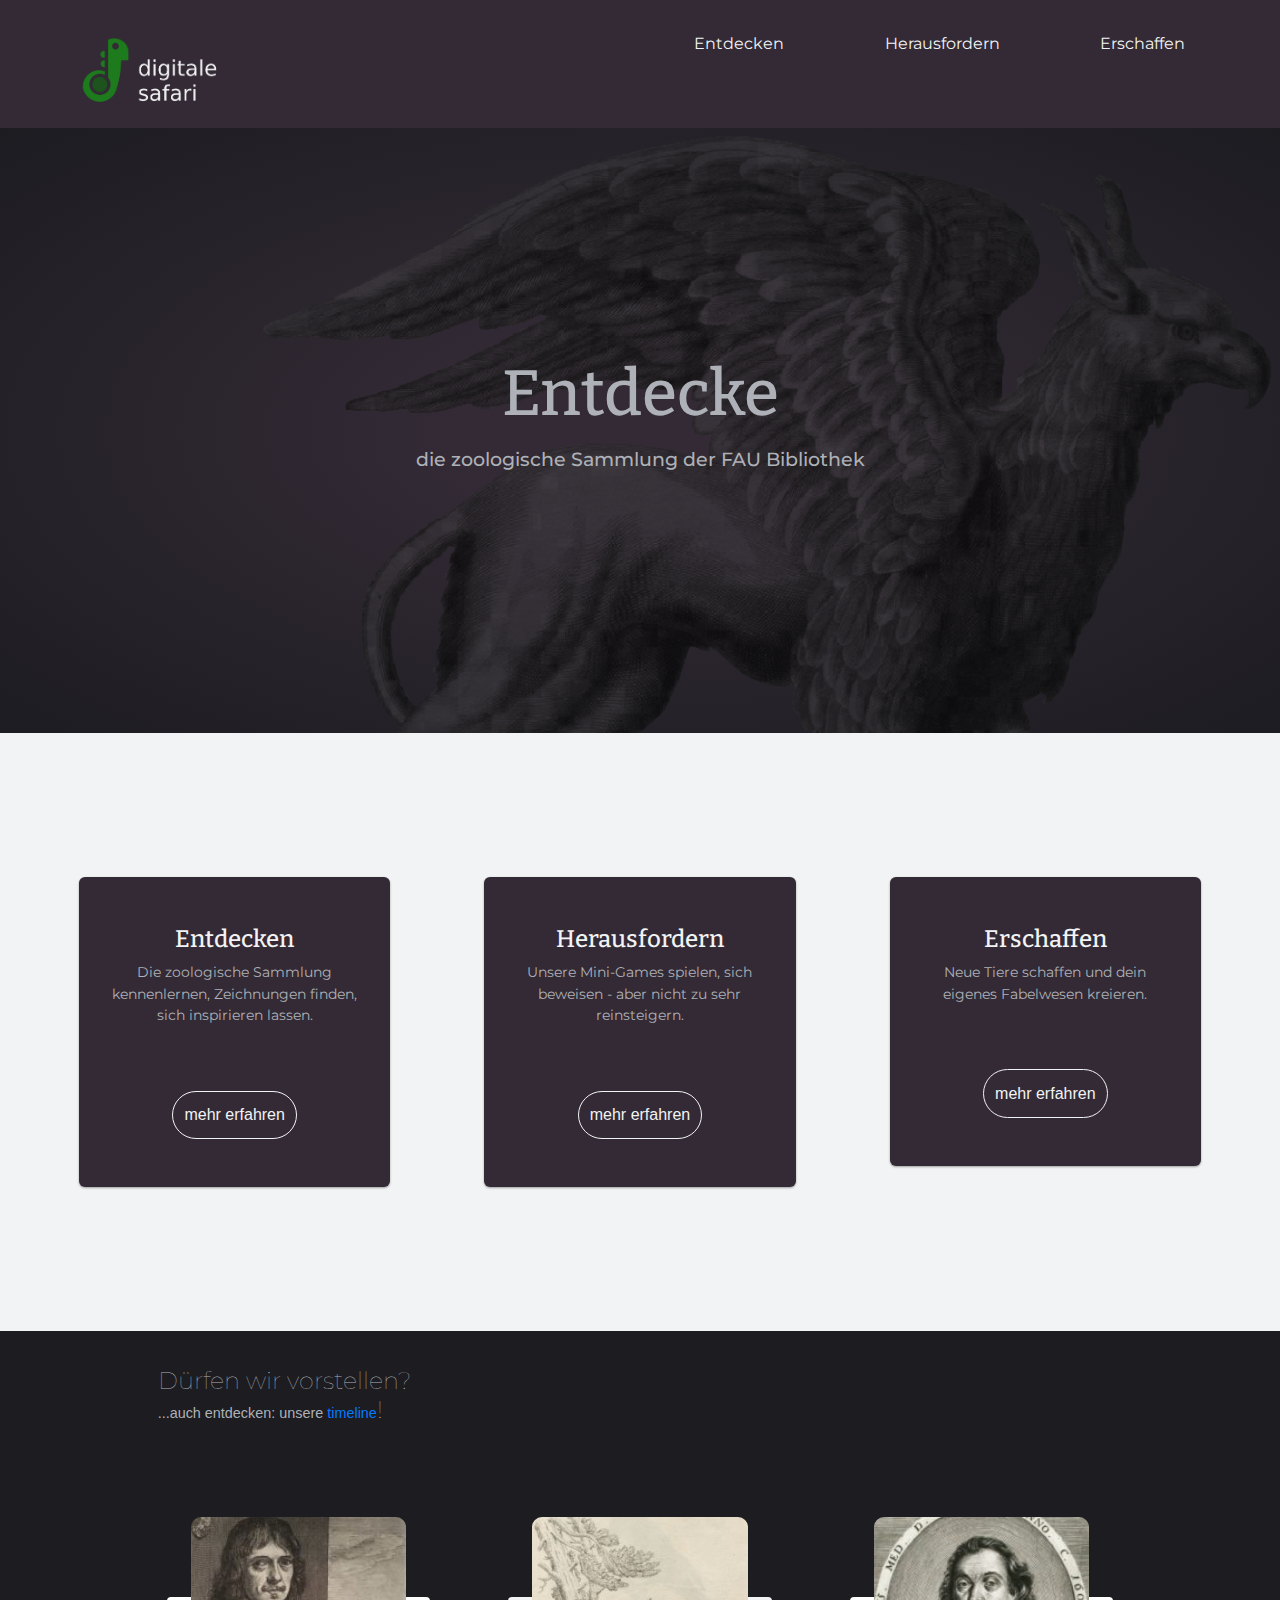
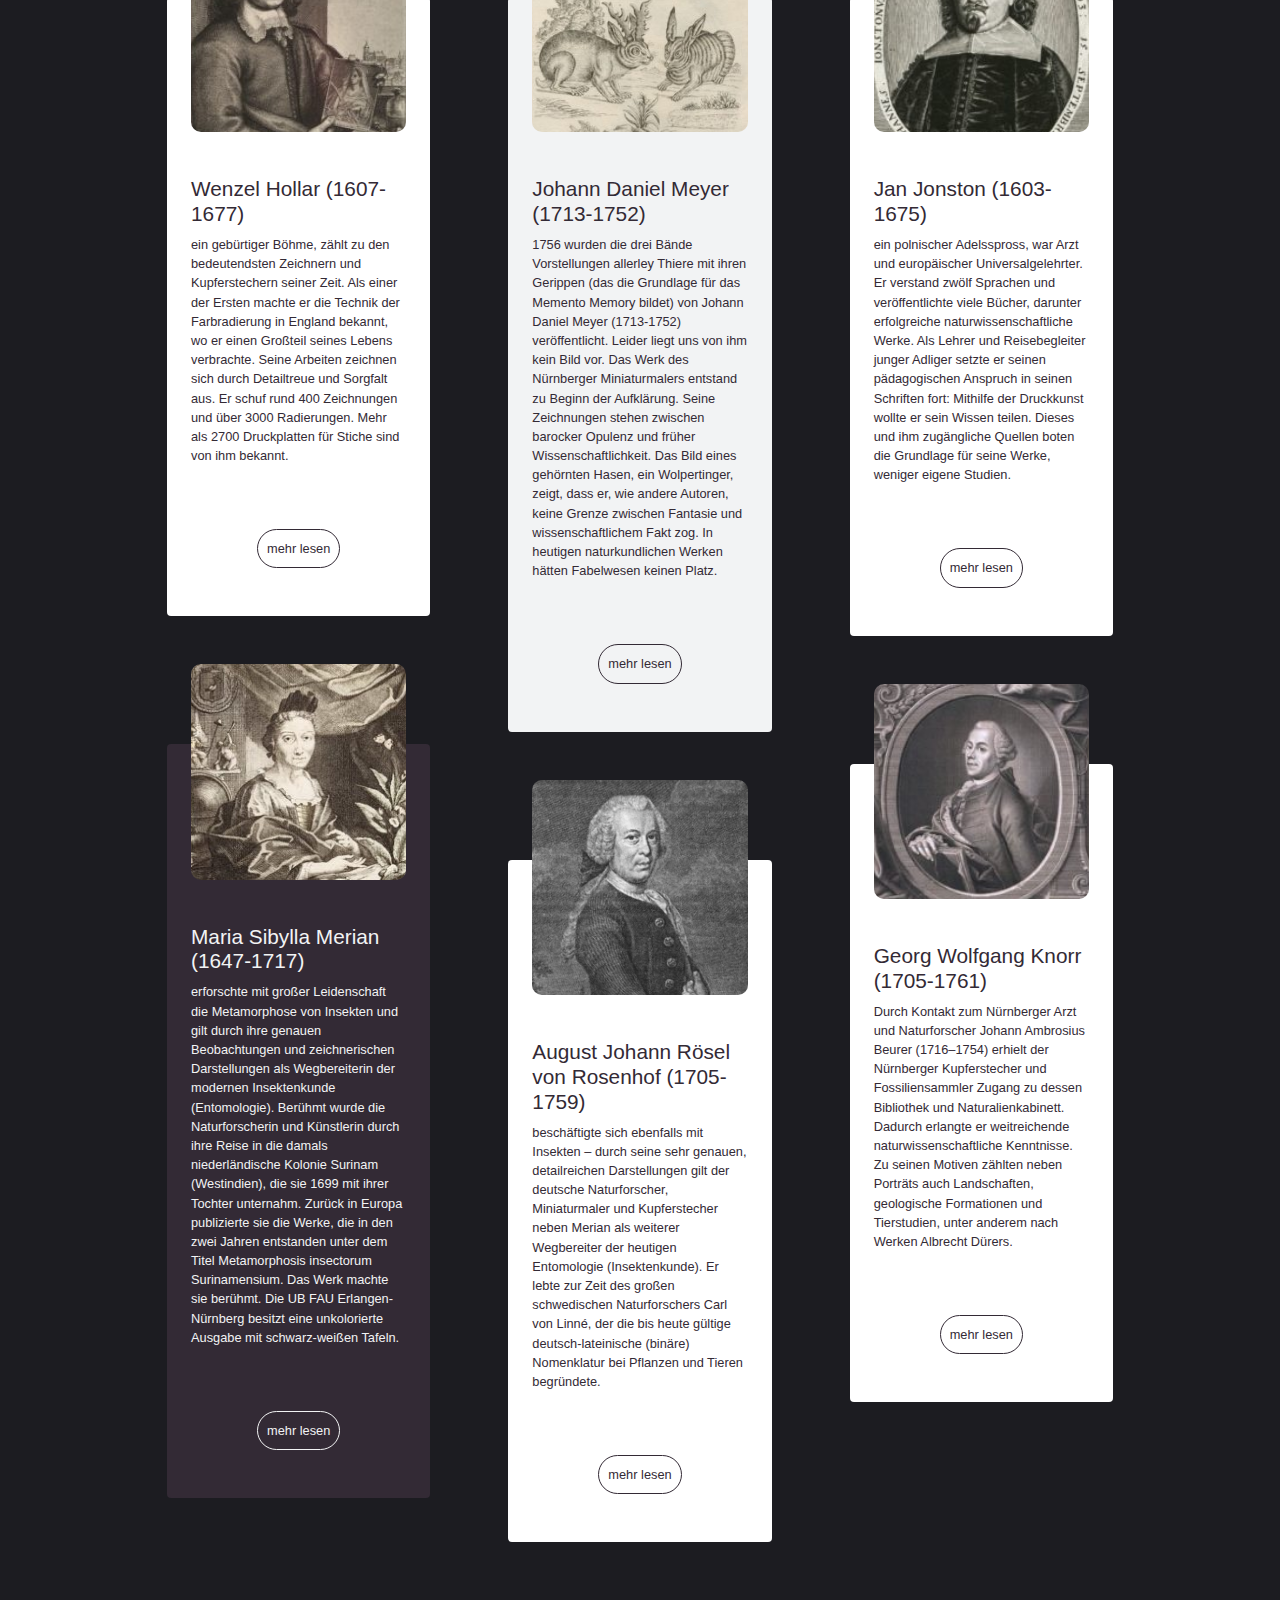
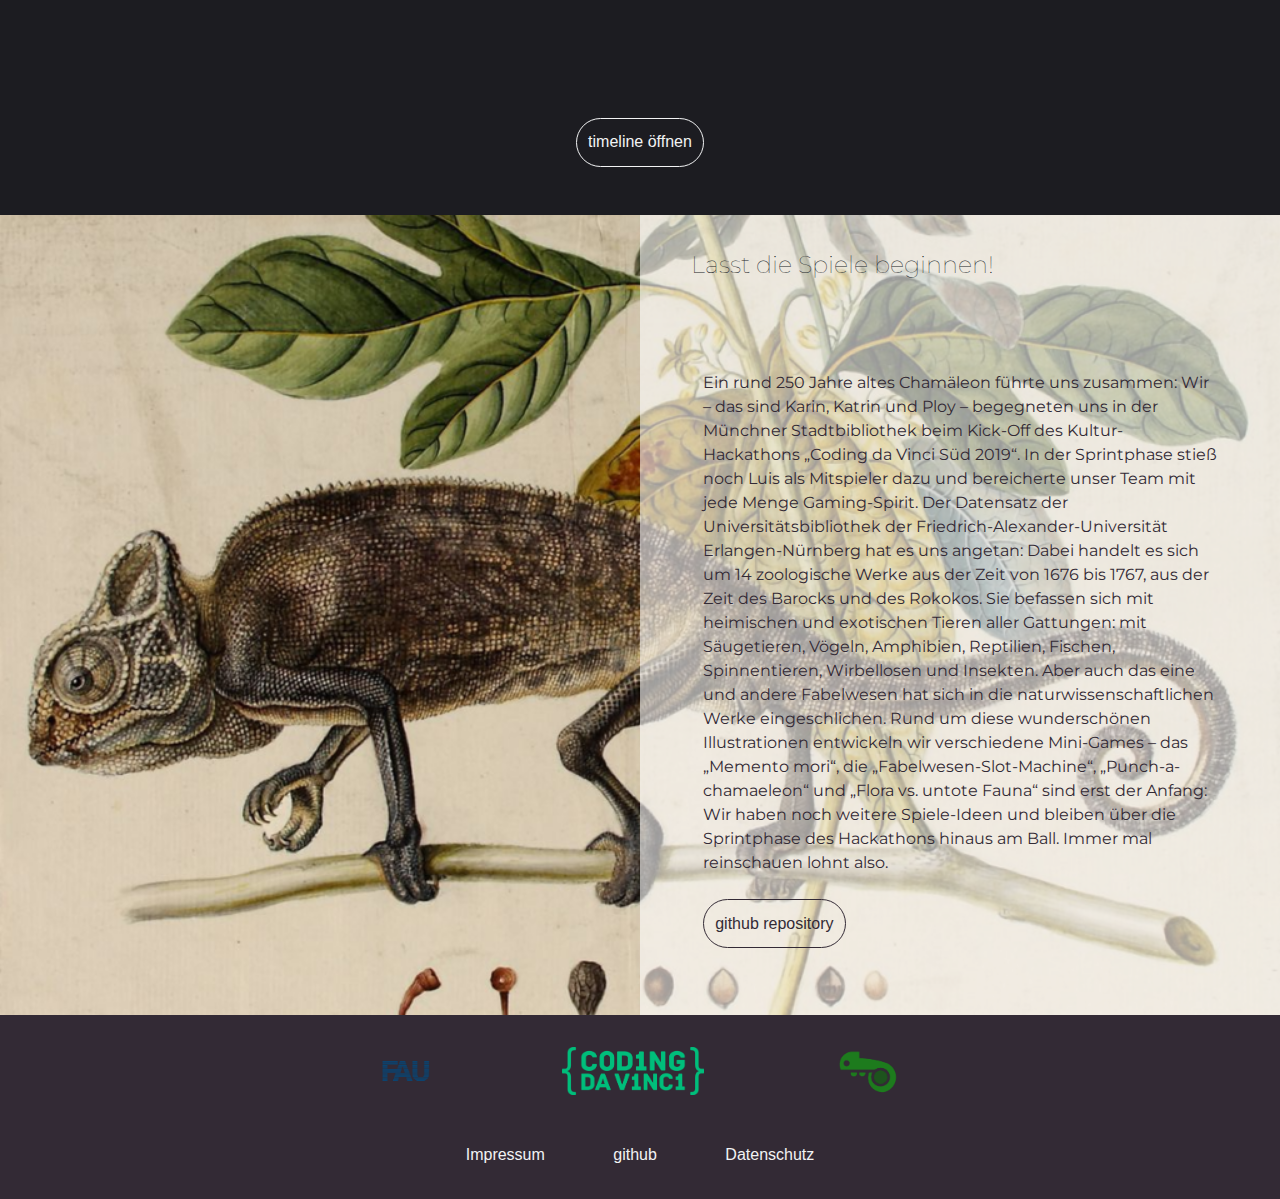
<file: index.html>
<!DOCTYPE html>

<html lang="de">
<head>
  <!-- Required meta tags -->
  <meta charset="utf-8">
  <meta name="viewport" content="width=device-width, inline-scale=1, shrink-to-fit=no">

  <!-- Main CSS -->
  <link rel="stylesheet" href="src/css/style.css" type="text/css">
  <!-- Bootstrap CSS -->
  <link rel="stylesheet" href="https://stackpath.bootstrapcdn.com/bootstrap/4.3.1/css/bootstrap.min.css" integrity="sha384-ggOyR0iXCbMQv3Xipma34MD+dH/1fQ784/j6cY/iJTQUOhcWr7x9JvoRxT2MZw1T" crossorigin="anonymous">
  <!-- Font -->
  <link href="https://fonts.googleapis.com/css?family=Montserrat&display=swap" rel="stylesheet">
  <link href="https://fonts.googleapis.com/css?family=Bitter&display=swap" rel="stylesheet">

  <title>Digitale Safari</title>
  <link rel="shortcut icon" type="image/x-icon" href="src/img/icon.png">

  <meta name="twitter:card" content="summary_large_image" />
  <meta property="og:title" content="Digitale Safari" />
  <meta property="twitter:title" content="Digitale Safari" />
  <meta property="og:description" content="Die zoologische Sammlung der Bibliothek der FAU entdecken!" />
  <meta property="twitter:description" content="Die zoologische Sammlung der Bibliothek der FAU entdecken!" />
  <meta property="og:image" content="src/img/twitterCard.png" />
  <meta property="twitter:image" content="src/img/twitterCard.png" />
  <meta property="twitter:url" content="index.html" />
  <meta property="og:url" content="index.html" />
</head>

<body>

  <div class="container-fluid">

    <nav class="row">
      <div class="col col-md-3 logoDiv"><a href="index.html"><img id="logo" src="src/img/logo.png" alt="Digitale Safari"></a></div>
      <div class="col col-md-9">
        <ul>
          <li><a href="vikus/">Entdecken</a></li>
          <li><a href="herausfordern.html">Herausfordern</a></li>
          <li><a href="erschaffen.html">Erschaffen</a></li>
        </ul>
      </div>
    </nav>

    <!-- Headline -->
    <div class="row rowDark rowDarkHeading rowHeading">
      <div class="col col-md-12">
        <h1>Entdecke<br><span>die zoologische Sammlung der FAU Bibliothek</h1>
      </div>
    </div>

    <!-- Categories -->
    <div class="row rowLight">
      <div class="col col-md-4"><div class="categoryCard"><h2>Entdecken</h2><p>Die zoologische Sammlung kennenlernen, Zeichnungen finden, sich inspirieren lassen.</p><br><br><a href="vikus/">mehr erfahren</a></div></div>
      <div class="col col-md-4"><div class="categoryCard"><h2>Herausfordern</h2><p>Unsere Mini-Games spielen, sich beweisen - aber nicht zu sehr reinsteigern.</p><br><br><a href="herausfordern.html">mehr erfahren</a></div></div>
      <div class="col col-md-4"><div class="categoryCard"><h2>Erschaffen</h2><p>Neue Tiere schaffen und dein eigenes Fabelwesen kreieren.</p><br><br><a href="erschaffen.html">mehr erfahren</a></div></div>
    </div>

    <!-- Authors -->
    <div class="row rowDark">
      <div class="col col-md-1"></div>
      <div class="col col-md-11"><h2 class="authors">Dürfen wir vorstellen?<br><span style="font-size: 0.6em;">...auch entdecken: unsere <a href="timeline.html">timeline</a></span>!</h2></div>
    </div>
    <div class="row rowDark rowAuthors">
      <div class="col col-md-4">
        <div class="card authorCard">
          <div class="authorImage author1"></div>
          <h3>Wenzel Hollar (1607-1677)</h3>
          <p>ein gebürtiger Böhme, zählt zu den bedeutendsten Zeichnern und Kupferstechern seiner Zeit. Als einer der Ersten machte er die Technik der Farbradierung in England bekannt, wo er einen Großteil seines Lebens verbrachte. Seine Arbeiten zeichnen sich durch Detailtreue und Sorgfalt aus. Er schuf rund 400 Zeichnungen und über 3000 Radierungen. Mehr als 2700 Druckplatten für Stiche sind von ihm bekannt.</p>
          <p id="author1">Der Datensatz BV008962194 zeigt Tiere aus aller Welt – Säugetiere, Vögel, Reptilien, Insekten – und Fabelwesen. Titel in lateinischer Sprache: Animalium, ferarum, et +& bestiarum, florum, fructuum muscarum vermiumque icones variae, 1676, Signatur H61/2 TREW.D 496.<br>Bild: Von Wenzel Hollar. Übernahme aus de-WP mit gleichem Dateinamen durch Godewind 16:09, 26 October 2005 (UTC), Gemeinfrei.</p>
          <br><br><p class="button" id="button1" onclick="aufklappen('author1', 'button1')">mehr lesen</p>
        </div>
        <div class="card authorCard2">
          <div class="authorImage author2"></div>
          <h3>Maria Sibylla Merian (1647-1717)</h3>
          <p>erforschte mit großer Leidenschaft die Metamorphose von Insekten und gilt durch ihre genauen Beobachtungen und zeichnerischen Darstellungen als Wegbereiterin der modernen Insektenkunde (Entomologie). Berühmt wurde die Naturforscherin und Künstlerin durch ihre Reise in die damals niederländische Kolonie Surinam (Westindien), die sie 1699 mit ihrer Tochter unternahm. Zurück in Europa publizierte sie die Werke, die in den zwei Jahren entstanden unter dem Titel Metamorphosis insectorum Surinamensium. Das Werk machte sie berühmt. Die UB FAU Erlangen-Nürnberg besitzt eine unkolorierte Ausgabe mit schwarz-weißen Tafeln.</p>
          <p id="author2">Werke von Maria Sibylla Merian im Bestand der UB FAU Erlangen-Nürnberg:
            <br><br>Derœ Raupen wunderbare Verwandelung – 1, deutsch, 1679, Signatur H62/CIM.P 38, Datensatz BV009519002
            <br><br>Der Raupen wunderbare Verwandelung – 2, deutsch, 1683, Signatur H62/CIM.P 39, Datensatz BV009519003
            <br><br>Metamorphosis Insectorum Surinamensium Ofte Verandering Der Surinaamsche Insecten, 1705, niederländisch, Signatur H61/2 TREW.B 12, Datensatz BV00918610
            <br><br>Der rupsen begin, voedzel en wonderbaaere verandering, 1713, niederländisch, Signatur H61/RAR.A 51, Datensatz BV008944838<br><br>Bild: Portrait Maria Sibylla Merian aus dem Jahr 1717. Von Jacobus Houbraken , nach Georg Gsell: Erucarum ortus, alimentum et paradoxa metamorphosis. Johannes Oosterwijk, Amsterdam [c. 1718]. Scan: staedelmuseum.de, Gemeinfrei</p>
          <br><br><p class="button" id="button2" onclick="aufklappen('author2', 'button2')">mehr lesen</p>
        </div>
      </div>
      <div class="col col-md-4">
        <div class="card authorCard3">
          <div class="authorImage author3"></div>
          <h3>Johann Daniel Meyer (1713-1752)</h3>
          <p>1756 wurden die drei Bände Vorstellungen allerley Thiere mit ihren Gerippen (das die Grundlage für das Memento Memory bildet) von Johann Daniel Meyer (1713-1752) veröffentlicht. Leider liegt uns von ihm kein Bild vor. Das Werk des Nürnberger Miniaturmalers entstand zu Beginn der Aufklärung. Seine Zeichnungen stehen zwischen barocker Opulenz und früher Wissenschaftlichkeit. Das Bild eines gehörnten Hasen, ein Wolpertinger, zeigt, dass er, wie andere Autoren, keine Grenze zwischen Fantasie und wissenschaftlichem Fakt zog. In heutigen naturkundlichen Werken hätten Fabelwesen keinen Platz.</p>
          <p id="author3">Werke von Johann Daniel Meyer (1713-1752) im Bestand der UB FAU Erlangen-Nürnberg:
            <br><br>Vorstellungen allerley Thiere mit ihren Gerippen – 1, 1756, deutsch, Signatur H61/2 TREW.C 751/753, Datensatz BV009328391
            <br><br>Vorstellungen allerley Thiere mit ihren Gerippen – 2, 1756, deutsch, Fraktur, Signatur H61/2 TREW.C 751/753, Datensatz BV009328392
            <br><br>Vorstellungen allerley Thiere mit ihren Gerippen – 3, 1756, deutsch, Fraktur, H61/2 TREW.C 751/753, Datensatz BV042324426
            <br><br>Bild: Gehörnter Hase als Fabelwesen, in: Vorstellungen allerley Thiere mit ihren Gerippen – 2, 1756, Johann Daniel Meyer</p>
          <br><br><p class="button" id="button3" onclick="aufklappen('author3', 'button3')">mehr lesen</p>
        </div>
        <div class="card authorCard">
          <div class="authorImage author4"></div>
          <h3>August Johann Rösel von Rosenhof (1705-1759)</h3>
          <p>beschäftigte sich ebenfalls mit Insekten – durch seine sehr genauen, detailreichen Darstellungen gilt der deutsche Naturforscher, Miniaturmaler und Kupferstecher neben Merian als weiterer Wegbereiter der heutigen Entomologie (Insektenkunde). Er lebte zur Zeit des großen schwedischen Naturforschers Carl von Linné, der die bis heute gültige deutsch-lateinische (binäre) Nomenklatur bei Pflanzen und Tieren begründete.</p>
          <p id="author4">Werke von August Johann Rösel von Rosenhof (1705-1759) im Bestand der UB FAU Erlangen-Nürnberg:
            <br><br>[Ausgemalte Foliotafeln für ein Werk über die Eidechsen und Salamander], 1750, Signatur H62/MS 2363, Datensatz BV042024113
            <br><br>Historia Natvralis Ranarvm Nostrativm In Qva Omnes Earvm Proprietates, 1758, Latein, deutsch, Fraktur, Signatur H61/2 RAR.A 85, Datensatz BV003132717, Kupferstiche jeweils koloriert und nicht koloriert.
          </p>
          <br><br><p class="button" id="button4" onclick="aufklappen('author4', 'button4')">mehr lesen</p>
        </div>
      </div>
      <div class="col col-md-4">
        <div class="card authorCard">
          <div class="authorImage author5"></div>
          <h3>Jan Jonston (1603-1675)</h3>
          <p>ein polnischer Adelsspross, war Arzt und europäischer Universalgelehrter. Er verstand zwölf Sprachen und veröffentlichte viele Bücher, darunter erfolgreiche naturwissenschaftliche Werke. Als Lehrer und Reisebegleiter junger Adliger setzte er seinen pädagogischen Anspruch in seinen Schriften fort: Mithilfe der Druckkunst wollte er sein Wissen teilen. Dieses und ihm zugängliche Quellen boten die Grundlage für seine Werke, weniger eigene Studien.</p>
          <p id="author5">Werke von Jan Jonston (1603-1675) im Bestand der UB FAU Erlangen-Nürnberg:
            <br><br>Ioannis Ionstoni Theatrvm Vniversale De Avibvs, 1756, Latein, Signatur H61/2 TREW.E 269, Datensatz BV008972901, Abb. gesammelt unter [Tabulae]
            <br><br>Ioannis Ionstoni Theatrvm Vniversale Omnivm Animalivm Insectorvm, 1756, Latein, Signatur H61/2 TREW.E 270, Datensatz BV008972922, Abb. gesammelt unter [Tabulae]­­­­­
            <br><br>Bild: on Matthäus Merian der Jüngere – Kupferstich mit: Historiae naturalis de quadrupetibus libri cum aeneis figuris Johannes Jonstonus Med: Doctor, Francofurti ad Moenum: Impensis haeredum Math: Meriani, MDCL-MDCLIII [1650-1653]., Gemeinfrei.</p>
          <br><br><p class="button" id="button5" onclick="aufklappen('author5', 'button5')">mehr lesen</p>
        </div>
        <div class="card authorCard">
          <div class="authorImage author6"></div>
          <h3>Georg Wolfgang Knorr (1705-1761)</h3>
          <p>Durch Kontakt zum Nürnberger Arzt und Naturforscher Johann Ambrosius Beurer (1716–1754) erhielt der Nürnberger Kupferstecher und Fossiliensammler Zugang zu dessen Bibliothek und Naturalienkabinett. Dadurch erlangte er weitreichende naturwissenschaftliche Kenntnisse. Zu seinen Motiven zählten neben Porträts auch Landschaften, geologische Formationen und Tierstudien, unter anderem nach Werken Albrecht Dürers.</p>
          <p id="author6">Werke von Georg Wolfgang Knorr (1705-1761) im Bestand der UB FAU Erlangen-Nürnberg:
            <br><br>Deliciae Naturae Selectae – 1 (Oder Auserlesenes Naturalien Cabinet, welches aus den drey Reichen der Natur zeiget, was von curiosen Liebhabern aufbehalten und gesammlet zu werden verdienet […]), 1766, Latein; Deutsch, Fraktur, Signatur H61/2 TREW.B 80, Datensatz BV009474290
            <br><br>Deliciae Naturae Selectae – 2 (Oder Auserlesenes Naturalien Cabinet, welches aus den drey Reichen der Natur zeiget, was von curiosen Liebhabern aufbehalten und gesammlet zu werden verdienet […]), 1767, Latein; Deutsch, Signatur H61/2 TREW.B 81, Datensatz BV009474291
            <br><br>Bild: Von Nach Johann Eberhard Ihle – Eigener Scan, Gemeinfrei</p>
          <br><br><p class="button" id="button6" onclick="aufklappen('author6', 'button6')">mehr lesen</p>
        </div>
      </div>

  </div>

  <div class="row rowDark"><div class="col col-md-12" style="padding: 3em 1em; text-align: center;"><a class="button buttonLight" href="timeline.html">timeline öffnen</a></div></div>

  <!-- Team -->
  <div class="row rowChamaeleon">
    <div class="col-md-6 cardChamaeleon"></div>
    <div class="col-md-6 chamText"><h2>Lasst die Spiele beginnen!</h2><p>Ein rund 250 Jahre altes Chamäleon führte uns zusammen: Wir – das sind Karin, Katrin und Ploy – begegneten uns in der Münchner Stadtbibliothek beim Kick-Off des Kultur-Hackathons „Coding da Vinci Süd 2019“. In der Sprintphase stieß noch Luis als Mitspieler dazu und bereicherte unser Team mit jede Menge Gaming-Spirit.
      Der Datensatz der Universitätsbibliothek der Friedrich-Alexander-Universität Erlangen-Nürnberg hat es uns angetan: Dabei handelt es sich um 14 zoologische Werke aus der Zeit von 1676 bis 1767, aus der Zeit des Barocks und des Rokokos.
      Sie befassen sich mit heimischen und exotischen Tieren aller Gattungen: mit Säugetieren, Vögeln, Amphibien, Reptilien, Fischen, Spinnentieren, Wirbellosen und Insekten. Aber auch das eine und andere Fabelwesen hat sich in die naturwissenschaftlichen Werke eingeschlichen.
      Rund um diese wunderschönen Illustrationen entwickeln wir verschiedene Mini-Games – das „Memento mori“, die „Fabelwesen-Slot-Machine“, „Punch-a-chamaeleon“ und „Flora vs. untote Fauna“ sind erst der Anfang: Wir haben noch weitere Spiele-Ideen und bleiben über die Sprintphase des Hackathons hinaus am Ball. Immer mal reinschauen lohnt also.
    <br><br><a class="button" href="https://github.com/LuisMossburger/Digitale_Safari" target="_blank">github repository</a></p>
    </div>
  </div>

  <!-- Footer -->
  <footer class="row">
    <div class="col-md-1"></div>
    <div class="col-md-10">
      <ul>
        <li><a href="http://ub.fau.de" target="_blank"><img src="src/img/logoFAU.png" alt="Logo der FAU Erlangen-Nürnberg"></a></li>
        <li><a href="http://codingdavinci.de" target="_blank"><img src="src/img/logoCDV.png" alt="Logo von Coding Da Vinci"></a></li>
        <li><a href="index.html" target="_blank"><img src="src/img/logoBroad.png" alt="Logo von Digitale Safari"></a></li>
      </ul>
      <br><br><br>
      <a href="impressum.html">Impressum</a>
      <a href="https://github.com/LuisMossburger/Digitale_Safari">github</a>
      <a href="impressum.html#datenschutz">Datenschutz</a>
    </div>
    <div class="col-md-1"></div>
  </footer>

  </div>

  <!-- Bootstrap Scripts -->
  <script src="https://code.jquery.com/jquery-3.3.1.slim.min.js" integrity="sha384-q8i/X+965DzO0rT7abK41JStQIAqVgRVzpbzo5smXKp4YfRvH+8abtTE1Pi6jizo" crossorigin="anonymous"></script>
  <script src="https://cdnjs.cloudflare.com/ajax/libs/popper.js/1.14.7/umd/popper.min.js" integrity="sha384-UO2eT0CpHqdSJQ6hJty5KVphtPhzWj9WO1clHTMGa3JDZwrnQq4sF86dIHNDz0W1" crossorigin="anonymous"></script>
  <script src="https://stackpath.bootstrapcdn.com/bootstrap/4.3.1/js/bootstrap.min.js" integrity="sha384-JjSmVgyd0p3pXB1rRibZUAYoIIy6OrQ6VrjIEaFf/nJGzIxFDsf4x0xIM+B07jRM" crossorigin="anonymous"></script>

  <!-- Script zum Aufklappen der Autorentexte -->
  <script>
  //Funktion übergibt id zum aufklappen + id des geklickten buttons
  function aufklappen(id, buttonid) {
    //falls Text bereits aufgeklappt
    if (document.getElementById(id).style.display == "inline") {
      //wieder ausblenden und Buttontext anpassen
      document.getElementById(id).style.display = "none";
      document.getElementById(buttonid).innerHTML = "mehr lesen";
    //ansonsten
    } else {
      //ausklappen und Buttontext anpassen
      document.getElementById(id).style.display = "inline";
      document.getElementById(buttonid).innerHTML = "weniger lesen";
    }
  }
  </script>

</body>

</html>
</file>
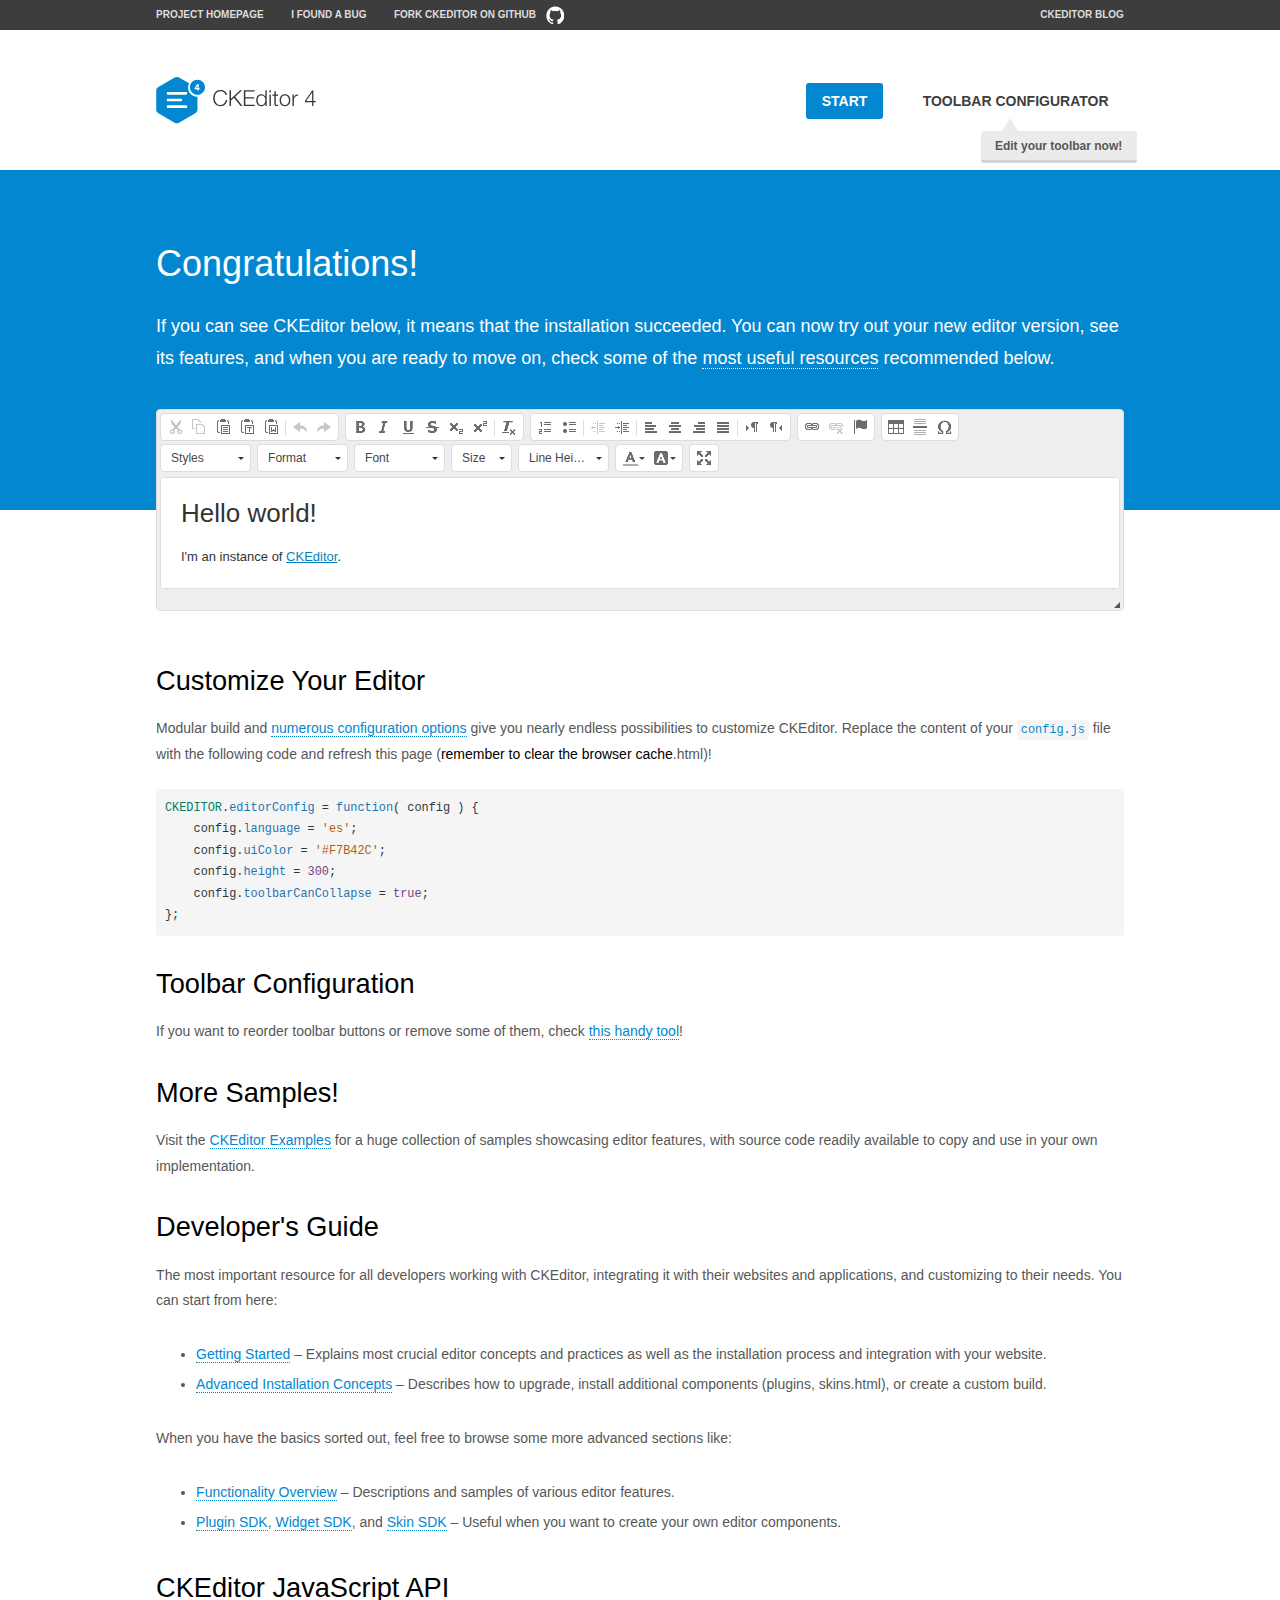
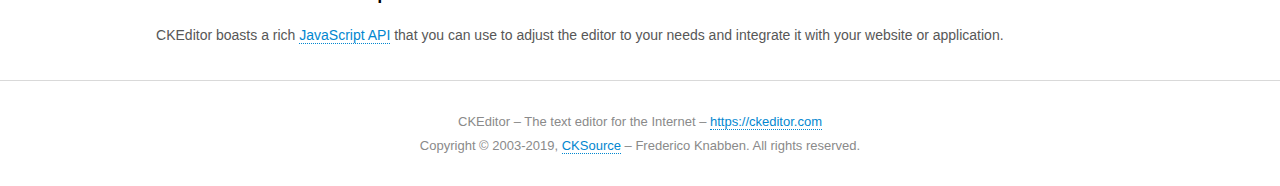
<file: src/js/memory/h5p/h5p-editor-php-library/ckeditor/samples/index.html>
<!DOCTYPE html>
<!--
Copyright (c) 2003-2019, CKSource - Frederico Knabben. All rights reserved.
For licensing, see LICENSE.md or https://ckeditor.com/legal/ckeditor-oss-license
-->
<html>
<head>
	<meta charset="utf-8">
	<title>CKEditor Sample</title>
	<script src="../ckeditor.js"></script>
	<script src="js/sample.js"></script>
	<link rel="stylesheet" href="css/samples.css">
	<link rel="stylesheet" href="toolbarconfigurator/lib/codemirror/neo.css">
</head>
<body id="main">

<nav class="navigation-a">
	<div class="grid-container">
		<ul class="navigation-a-left grid-width-70">
			<li><a href="https://ckeditor.com/ckeditor-4/">Project Homepage</a></li>
			<li><a href="https://github.com/ckeditor/ckeditor-dev/issues">I found a bug</a></li>
			<li><a href="https://github.com/ckeditor/ckeditor-dev" class="icon-pos-right icon-navigation-a-github">Fork CKEditor on GitHub</a></li>
		</ul>
		<ul class="navigation-a-right grid-width-30">
			<li><a href="https://ckeditor.com/blog/">CKEditor Blog</a></li>
		</ul>
	</div>
</nav>

<header class="header-a">
	<div class="grid-container">
		<h1 class="header-a-logo grid-width-30">
			<a href="index.html"><img src="img/logo.svg" onerror="this.src='img/logo.png'; this.onerror=null;" alt="CKEditor Sample"></a>
		</h1>

		<nav class="navigation-b grid-width-70">
			<ul>
				<li><a href="index.html" class="button-a button-a-background">Start</a></li>
				<li><a href="toolbarconfigurator/index.html" class="button-a">Toolbar configurator <span class="balloon-a balloon-a-nw">Edit your toolbar now!</span></a></li>
			</ul>
		</nav>
	</div>
</header>

<main>
	<div class="adjoined-top">
		<div class="grid-container">
			<div class="content grid-width-100">
				<h1>Congratulations!</h1>
				<p>
					If you can see CKEditor below, it means that the installation succeeded.
					You can now try out your new editor version, see its features, and when you are ready to move on, check some of the <a href="#sample-customize">most useful resources</a> recommended below.
				</p>
			</div>
		</div>
	</div>
	<div class="adjoined-bottom">
		<div class="grid-container">
			<div class="grid-width-100">
				<div id="editor">
					<h1>Hello world!</h1>
					<p>I'm an instance of <a href="https://ckeditor.com">CKEditor</a>.</p>
				</div>
			</div>
		</div>
	</div>

	<div class="grid-container">
		<div class="content grid-width-100">
			<section id="sample-customize">
				<h2>Customize Your Editor</h2>
				<p>Modular build and <a href="https://ckeditor.com/docs/ckeditor4/latest/guide/dev_configuration.html">numerous configuration options</a> give you nearly endless possibilities to customize CKEditor. Replace the content of your <code><a href="../config.js">config.js</a></code> file with the following code and refresh this page (<strong>remember to clear the browser cache</strong>.html)!</p>
		<pre class="cm-s-neo CodeMirror"><code><span style="padding-right: 0.1px;"><span class="cm-variable">CKEDITOR</span>.<span class="cm-property">editorConfig</span> <span class="cm-operator">=</span> <span class="cm-keyword">function</span>( <span class="cm-def">config</span> ) {</span>
<span style="padding-right: 0.1px;"><span class="cm-tab">	</span><span class="cm-variable-2">config</span>.<span class="cm-property">language</span> <span class="cm-operator">=</span> <span class="cm-string">'es'</span>;</span>
<span style="padding-right: 0.1px;"><span class="cm-tab">	</span><span class="cm-variable-2">config</span>.<span class="cm-property">uiColor</span> <span class="cm-operator">=</span> <span class="cm-string">'#F7B42C'</span>;</span>
<span style="padding-right: 0.1px;"><span class="cm-tab">	</span><span class="cm-variable-2">config</span>.<span class="cm-property">height</span> <span class="cm-operator">=</span> <span class="cm-number">300</span>;</span>
<span style="padding-right: 0.1px;"><span class="cm-tab">	</span><span class="cm-variable-2">config</span>.<span class="cm-property">toolbarCanCollapse</span> <span class="cm-operator">=</span> <span class="cm-atom">true</span>;</span>
<span style="padding-right: 0.1px;">};</span></code></pre>
			</section>

			<section>
				<h2>Toolbar Configuration</h2>
				<p>If you want to reorder toolbar buttons or remove some of them, check <a href="toolbarconfigurator/index.html">this handy tool</a>!</p>
			</section>

			<section>
				<h2>More Samples!</h2>
				<p>Visit the <a href="https://ckeditor.com/docs/ckeditor4/latest/examples/index.html">CKEditor Examples</a> for a huge collection of samples showcasing editor features, with source code readily available to copy and use in your own implementation.</p>
			</section>

			<section>
				<h2>Developer's Guide</h2>
				<p>The most important resource for all developers working with CKEditor, integrating it with their websites and applications, and customizing to their needs. You can start from here:</p>
				<ul>
					<li><a href="https://ckeditor.com/docs/ckeditor4/latest/guide/dev_installation.html">Getting Started</a> &ndash; Explains most crucial editor concepts and practices as well as the installation process and integration with your website.</li>
					<li><a href="https://ckeditor.com/docs/ckeditor4/latest/guide/dev_advanced_installation.html">Advanced Installation Concepts</a> &ndash; Describes how to upgrade, install additional components (plugins, skins.html), or create a custom build.</li>
				</ul>
					<p>When you have the basics sorted out, feel free to browse some more advanced sections like:</p>
				<ul>
					<li><a href="https://ckeditor.com/docs/ckeditor4/latest/guide/dev_features.html">Functionality Overview</a> &ndash; Descriptions and samples of various editor features.</li>
					<li><a href="https://ckeditor.com/docs/ckeditor4/latest/guide/plugin_sdk_intro.html">Plugin SDK</a>, <a href="https://ckeditor.com/docs/ckeditor4/latest/guide/widget_sdk_intro.html">Widget SDK</a>, and <a href="https://ckeditor.com/docs/ckeditor4/latest/guide/skin_sdk_intro.html">Skin SDK</a> &ndash; Useful when you want to create your own editor components.</li>
				</ul>
			</section>

			<section>
				<h2>CKEditor JavaScript API</h2>
				<p>CKEditor boasts a rich <a href="https://ckeditor.com/docs/ckeditor4/latest/api/index.html">JavaScript API</a> that you can use to adjust the editor to your needs and integrate it with your website or application.</p>
			</section>
		</div>
	</div>
</main>

<footer class="footer-a grid-container">
	<div class="grid-container">
		<p class="grid-width-100">
			CKEditor &ndash; The text editor for the Internet &ndash; <a class="samples" href="https://ckeditor.com/">https://ckeditor.com</a>
		</p>
		<p class="grid-width-100" id="copy">
			Copyright &copy; 2003-2019, <a class="samples" href="https://cksource.com/">CKSource</a> &ndash; Frederico Knabben. All rights reserved.
		</p>
	</div>
</footer>
<script>
	initSample();
</script>

</body>
</html>
</file>
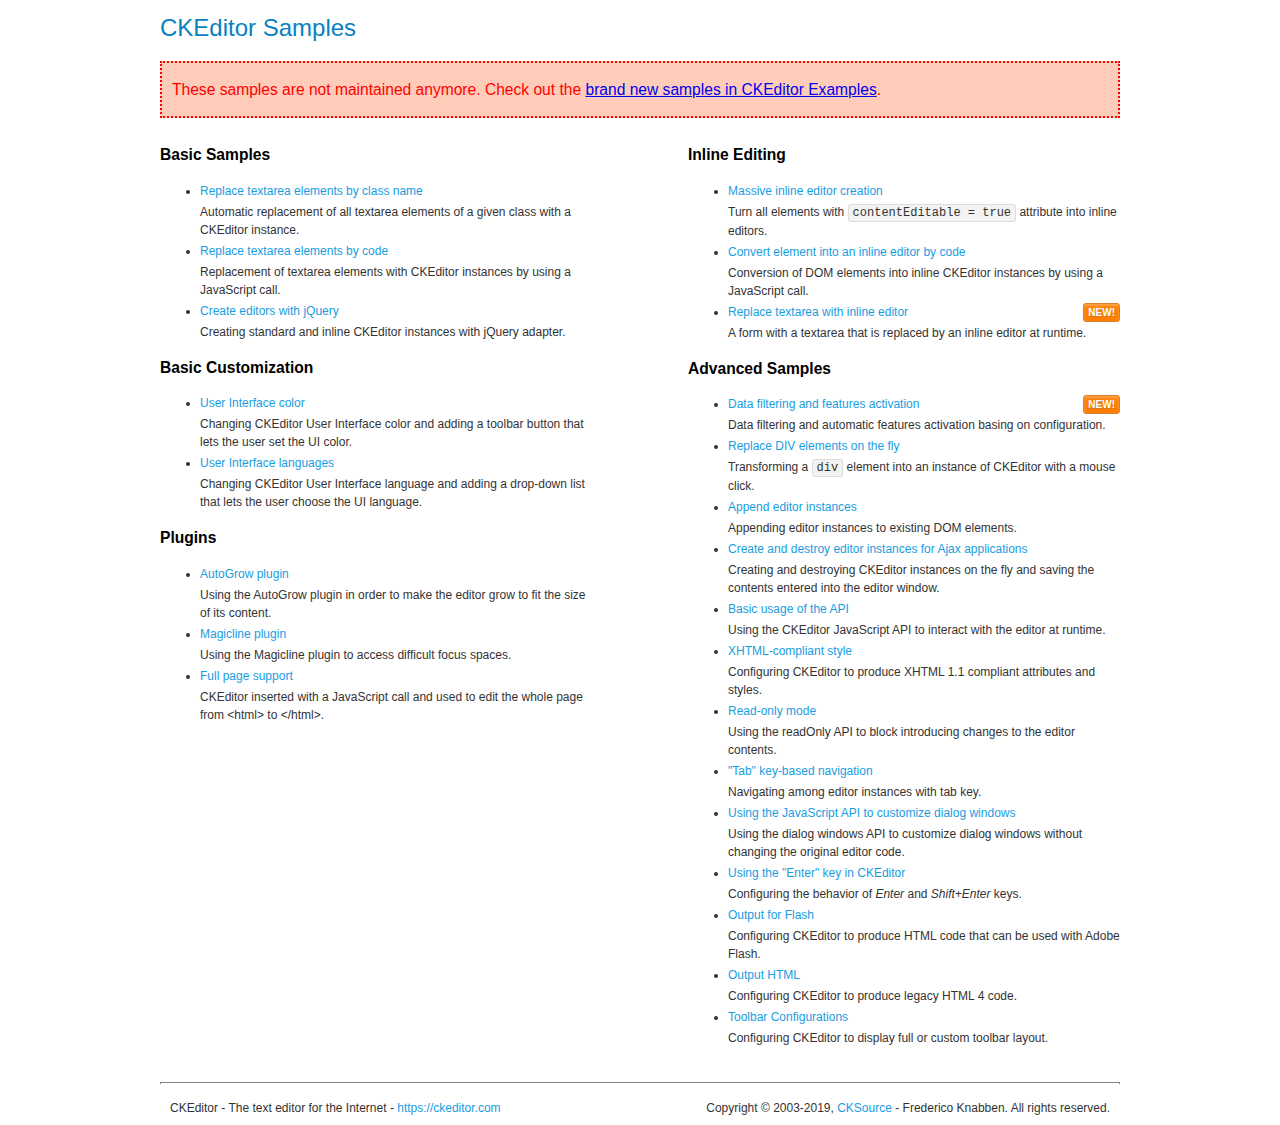
<file: src/js/memory/h5p/h5p-editor-php-library/ckeditor/samples/old/index.html>
<!DOCTYPE html>
<!--
Copyright (c) 2003-2019, CKSource - Frederico Knabben. All rights reserved.
For licensing, see LICENSE.md or https://ckeditor.com/legal/ckeditor-oss-license
-->
<html>
<head>
	<meta charset="utf-8">
	<title>CKEditor Samples</title>
	<link rel="stylesheet" href="sample.css">
</head>
<body>
	<h1 class="samples">
		CKEditor Samples
	</h1>
	<div class="warning deprecated">
		These samples are not maintained anymore. Check out the <a href="https://ckeditor.com/docs/ckeditor4/latest/examples/index.html">brand new samples in CKEditor Examples</a>.
	</div>
	<div class="twoColumns">
		<div class="twoColumnsLeft">
			<h2 class="samples">
				Basic Samples
			</h2>
			<dl class="samples">
				<dt><a class="samples" href="replacebyclass.html">Replace textarea elements by class name</a></dt>
				<dd>Automatic replacement of all textarea elements of a given class with a CKEditor instance.</dd>

				<dt><a class="samples" href="replacebycode.html">Replace textarea elements by code</a></dt>
				<dd>Replacement of textarea elements with CKEditor instances by using a JavaScript call.</dd>

				<dt><a class="samples" href="jquery.html">Create editors with jQuery</a></dt>
				<dd>Creating standard and inline CKEditor instances with jQuery adapter.</dd>
			</dl>

			<h2 class="samples">
				Basic Customization
			</h2>
			<dl class="samples">
				<dt><a class="samples" href="uicolor.html">User Interface color</a></dt>
				<dd>Changing CKEditor User Interface color and adding a toolbar button that lets the user set the UI color.</dd>

				<dt><a class="samples" href="uilanguages.html">User Interface languages</a></dt>
				<dd>Changing CKEditor User Interface language and adding a drop-down list that lets the user choose the UI language.</dd>
			</dl>


			<h2 class="samples">Plugins</h2>
<dl class="samples">
<dt><a class="samples" href="autogrow/autogrow.html">AutoGrow plugin</a></dt>
<dd>Using the AutoGrow plugin in order to make the editor grow to fit the size of its content.</dd>

<dt><a class="samples" href="magicline/magicline.html">Magicline plugin</a></dt>
<dd>Using the Magicline plugin to access difficult focus spaces.</dd>

<dt><a class="samples" href="wysiwygarea/fullpage.html">Full page support</a></dt>
<dd>CKEditor inserted with a JavaScript call and used to edit the whole page from &lt;html&gt; to &lt;/html&gt;.</dd>
</dl>
		</div>
		<div class="twoColumnsRight">
			<h2 class="samples">
				Inline Editing
			</h2>
			<dl class="samples">
				<dt><a class="samples" href="inlineall.html">Massive inline editor creation</a></dt>
				<dd>Turn all elements with <code>contentEditable = true</code> attribute into inline editors.</dd>

				<dt><a class="samples" href="inlinebycode.html">Convert element into an inline editor by code</a></dt>
				<dd>Conversion of DOM elements into inline CKEditor instances by using a JavaScript call.</dd>

				<dt><a class="samples" href="inlinetextarea.html">Replace textarea with inline editor</a> <span class="new">New!</span></dt>
				<dd>A form with a textarea that is replaced by an inline editor at runtime.</dd>

				
			</dl>

			<h2 class="samples">
				Advanced Samples
			</h2>
			<dl class="samples">
				<dt><a class="samples" href="datafiltering.html">Data filtering and features activation</a> <span class="new">New!</span></dt>
				<dd>Data filtering and automatic features activation basing on configuration.</dd>

				<dt><a class="samples" href="divreplace.html">Replace DIV elements on the fly</a></dt>
				<dd>Transforming a <code>div</code> element into an instance of CKEditor with a mouse click.</dd>

				<dt><a class="samples" href="appendto.html">Append editor instances</a></dt>
				<dd>Appending editor instances to existing DOM elements.</dd>

				<dt><a class="samples" href="ajax.html">Create and destroy editor instances for Ajax applications</a></dt>
				<dd>Creating and destroying CKEditor instances on the fly and saving the contents entered into the editor window.</dd>

				<dt><a class="samples" href="api.html">Basic usage of the API</a></dt>
				<dd>Using the CKEditor JavaScript API to interact with the editor at runtime.</dd>

				<dt><a class="samples" href="xhtmlstyle.html">XHTML-compliant style</a></dt>
				<dd>Configuring CKEditor to produce XHTML 1.1 compliant attributes and styles.</dd>

				<dt><a class="samples" href="readonly.html">Read-only mode</a></dt>
				<dd>Using the readOnly API to block introducing changes to the editor contents.</dd>

				<dt><a class="samples" href="tabindex.html">"Tab" key-based navigation</a></dt>
				<dd>Navigating among editor instances with tab key.</dd>


				
<dt><a class="samples" href="dialog/dialog.html">Using the JavaScript API to customize dialog windows</a></dt>
<dd>Using the dialog windows API to customize dialog windows without changing the original editor code.</dd>

<dt><a class="samples" href="enterkey/enterkey.html">Using the &quot;Enter&quot; key in CKEditor</a></dt>
<dd>Configuring the behavior of <em>Enter</em> and <em>Shift+Enter</em> keys.</dd>

<dt><a class="samples" href="htmlwriter/outputforflash.html">Output for Flash</a></dt>
<dd>Configuring CKEditor to produce HTML code that can be used with Adobe Flash.</dd>

<dt><a class="samples" href="htmlwriter/outputhtml.html">Output HTML</a></dt>
<dd>Configuring CKEditor to produce legacy HTML 4 code.</dd>

<dt><a class="samples" href="toolbar/toolbar.html">Toolbar Configurations</a></dt>
<dd>Configuring CKEditor to display full or custom toolbar layout.</dd>

			</dl>
		</div>
	</div>
	<div id="footer">
		<hr>
		<p>
			CKEditor - The text editor for the Internet - <a class="samples" href="https://ckeditor.com/">https://ckeditor.com</a>
		</p>
		<p id="copy">
			Copyright &copy; 2003-2019, <a class="samples" href="https://cksource.com/">CKSource</a> - Frederico Knabben. All rights reserved.
		</p>
	</div>
</body>
</html>
</file>
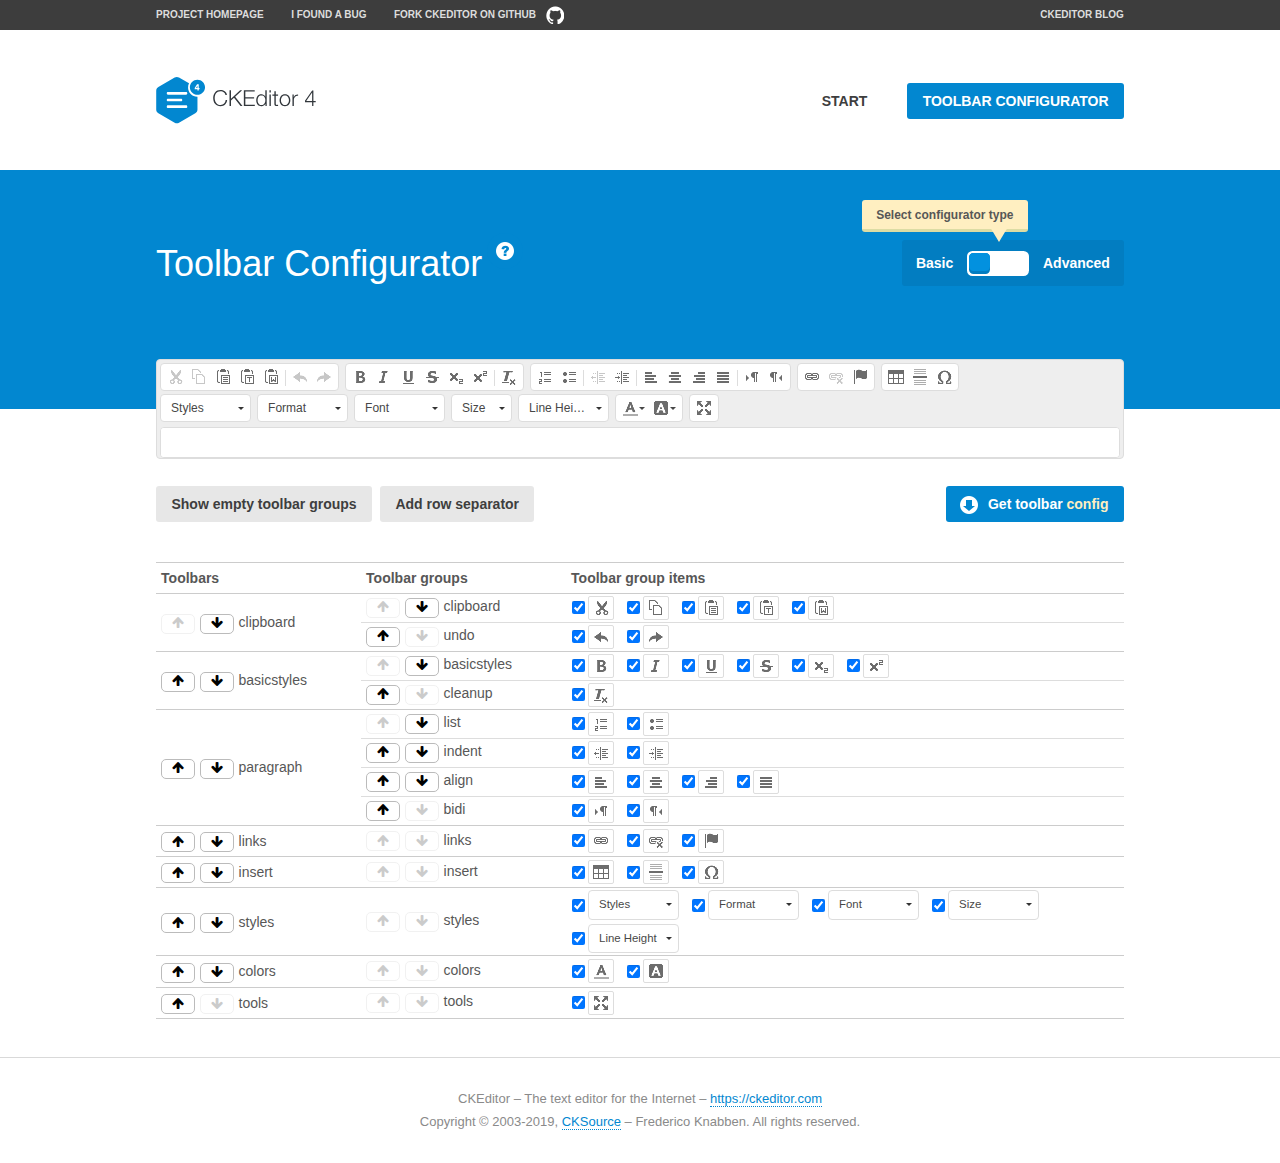
<file: src/js/memory/h5p/h5p-editor-php-library/ckeditor/samples/toolbarconfigurator/index.html>
<!DOCTYPE html>
<!--
Copyright (c) 2003-2019, CKSource - Frederico Knabben. All rights reserved.
For licensing, see LICENSE.md or https://ckeditor.com/legal/ckeditor-oss-license
-->
<!--[if IE 8]><html class="ie8"><![endif]-->
<!--[if gt IE 8]><html><![endif]-->
<!--[if !IE]><!--><html><!--<![endif]-->
<head>
	<meta charset="utf-8">
	<title>Toolbar Configurator</title>
	<script src="../../ckeditor.js"></script>
	<script>
		if ( CKEDITOR.env.ie && CKEDITOR.env.version < 9 )
			CKEDITOR.tools.enableHtml5Elements( document );
	</script>
	<link rel="stylesheet" href="lib/codemirror/codemirror.css">
	<link rel="stylesheet" href="lib/codemirror/show-hint.css">
	<link rel="stylesheet" href="lib/codemirror/neo.css">
	<link rel="stylesheet" href="css/fontello.css">
	<link rel="stylesheet" href="../css/samples.css">
</head>
<body id="toolbar">

<nav class="navigation-a">
	<div class="grid-container">
		<ul class="navigation-a-left grid-width-70">
			<li><a href="https://ckeditor.com/ckeditor-4/">Project Homepage</a></li>
			<li><a href="https://github.com/ckeditor/ckeditor-dev/issues">I found a bug</a></li>
			<li><a href="https://github.com/ckeditor/ckeditor-dev" class="icon-pos-right icon-navigation-a-github">Fork CKEditor on GitHub</a></li>
		</ul>
		<ul class="navigation-a-right grid-width-30">
			<li><a href="https://ckeditor.com/blog/">CKEditor Blog</a></li>
		</ul>
	</div>
</nav>

<header class="header-a">
	<div class="grid-container">
		<h1 class="header-a-logo grid-width-30">
			<a href="../index.html"><img src="../img/logo.svg" onerror="this.src='../img/logo.png'; this.onerror=null;" alt="CKEditor Logo"></a>
		</h1>
		<nav class="navigation-b grid-width-70">
			<ul>
				<li><a href="../index.html"  class="button-a">Start</a></li>
				<li><a href="index.html"  class="button-a button-a-background">Toolbar configurator</a></li>
			</ul>
		</nav>
	</div>
</header>

<main>
	<div class="adjoined-top">
		<div class="grid-container">
			<div class="content grid-width-100">
				<div class="grid-container-nested">
					<h1 class="grid-width-60">
						Toolbar Configurator
						<a href="#help-content" type="button" title="Configurator help" id="help" class="button-a button-a-background button-a-no-text icon-pos-left icon-question-mark">Help</a>
					</h1>

					<div class="grid-width-40 grid-switch-magic">
						<div class="switch">
							<span class="balloon-a balloon-a-se">Select configurator type</span>
							<input type="radio" name="radio" data-num="1" id="radio-basic" />
							<input type="radio" name="radio" data-num="2" id="radio-advanced" />
							<label data-for="1" for="radio-basic">Basic</label>
							<span class="switch-inner">
								<span class="handler"></span>
							</span>
							<label data-for="2" for="radio-advanced">Advanced</label>
						</div>
					</div>
				</div>
			</div>
		</div>
	</div>
	<div class="adjoined-bottom">
		<div class="grid-container">
			<div class="grid-width-100">
				<div class="editors-container">
					<div id="editor-basic"></div>
					<div id="editor-advanced"></div>
				</div>
			</div>
		</div>
	</div>

	<div class="grid-container configurator">
		<div class="content grid-width-100">
			<div class="configurator">
				<div>
					<div id="toolbarModifierWrapper"></div>
				</div>
			</div>
		</div>
	</div>

	<div id="help-content">
		<div class="grid-container">
			<div class="grid-width-100">
				<h2>What Am I Doing Here?</h2>

				<div class="grid-container grid-container-nested">
					<div class="basic">
						<div class="grid-width-50">
							<p>Arrange <a href="https://ckeditor.com/docs/ckeditor4/latest/api/CKEDITOR_config.html#cfg-toolbarGroups">toolbar groups</a>, toggle <a href="https://ckeditor.com/docs/ckeditor4/latest/api/CKEDITOR_config.html#cfg-removeButtons">button visibility</a> according to your needs and get your toolbar configuration.</p>
							<p>You can replace the content of the <a href="../../config.js"><code>config.js</code></a> file with the generated configuration. If you already set some configuration options you will need to merge both configurations.</p>
						</div>
						<div class="grid-width-50">
							<p>Read more about different ways of <a href="https://ckeditor.com/docs/ckeditor4/latest/guide/dev_configuration.html">setting configuration</a> and do not forget about <strong>clearing browser cache</strong>.</p>
							<p>Arranging toolbar groups is the recommended way of configuring the toolbar, but if you need more freedom you can use the <a href="#advanced">advanced configurator</a>.</p>
						</div>
					</div>
					<div class="advanced" style="display: none;">
						<div class="grid-width-50">
							<p>With this code editor you can edit your <a href="https://ckeditor.com/docs/ckeditor4/latest/api/CKEDITOR_config.html#cfg-toolbar">toolbar configuration</a> live.</p>
							<p>You can replace the content of the <a href="../../config.js"><code>config.js</code></a> file with the generated configuration. If you already set some configuration options you will need to merge both configurations.</p>
						</div>
						<div class="grid-width-50">
							<p>Read more about different ways of <a href="https://ckeditor.com/docs/ckeditor4/latest/guide/dev_configuration.html">setting configuration</a> and do not forget about <strong>clearing browser cache</strong>.</p>
						</div>
					</div>
				</div>

				<p class="grid-container grid-container-nested">
					<button type="button" class="help-content-close grid-width-100 button-a button-a-background">Got it. Let's play!</button>
				</p>
			</div>
		</div>
	</div>
</main>

<footer class="footer-a grid-container">
	<p class="grid-width-100">
		CKEditor &ndash; The text editor for the Internet &ndash; <a class="samples" href="https://ckeditor.com/">https://ckeditor.com</a>
	</p>
	<p class="grid-width-100" id="copy">
		Copyright &copy; 2003-2019, <a class="samples" href="https://cksource.com/">CKSource</a> &ndash; Frederico Knabben. All rights reserved.
	</p>
</footer>

<script src="lib/codemirror/codemirror.js"></script>
<script src="lib/codemirror/javascript.js"></script>
<script src="lib/codemirror/show-hint.js"></script>

<script src="js/fulltoolbareditor.js"></script>
<script src="js/abstracttoolbarmodifier.js"></script>
<script src="js/toolbarmodifier.js"></script>
<script src="js/toolbartextmodifier.js"></script>
<script src="../js/sf.js"></script>

<script>
	( function() {
		'use strict';

		var mode = ( window.location.hash.substr( 1 ) === 'advanced' ) ? 'advanced' : 'basic',
			configuratorSection = CKEDITOR.document.findOne( 'main > .grid-container.configurator' ),
			basicInstruction = CKEDITOR.document.findOne( '#help-content .basic' ),
			advancedInstruction = CKEDITOR.document.findOne( '#help-content .advanced' ),

			// Configurator mode switcher.
			modeSwitchBasic = CKEDITOR.document.getById( 'radio-basic' ),
			modeSwitchAdvanced = CKEDITOR.document.getById( 'radio-advanced' );

		// Initial setup
		function updateSwitcher() {
			if ( mode === 'advanced' ) {
				modeSwitchAdvanced.$.checked = true;
			} else {
				modeSwitchBasic.$.checked = true;
			}
		}

		updateSwitcher();

		CKEDITOR.document.getWindow().on( 'hashchange', function( e ) {
			var hash = window.location.hash.substr( 1 );
			if ( !( hash === 'advanced' || hash === 'basic' ) ) {
				return;
			}
			mode = hash;
			onToolbarsDone( mode );
		} );

		CKEDITOR.document.getWindow().on( 'resize', function() {
			updateToolbar( ( mode === 'basic' ? toolbarModifier : toolbarTextModifier )[ 'editorInstance' ] );
		} );

		function onRefresh( modifier ) {
			modifier = modifier || this;

			if ( mode === 'basic' && modifier instanceof ToolbarConfigurator.ToolbarTextModifier ) {
				return;
			}

			// CodeMirror container becomes visible, so we need to refresh and to avoid rendering problems.
			if ( mode === 'advanced' && modifier instanceof ToolbarConfigurator.ToolbarTextModifier ) {
				modifier.codeContainer.refresh();
			}

			updateToolbar( modifier.editorInstance );
		}

		function updateToolbar( editor ) {
			var editorContainer = editor.container;

			// Not always editor is loaded.
			if ( !editorContainer ) {
				return;
			}

			var displayStyle = editorContainer.getStyle( 'display' );

			editorContainer.setStyle( 'display', 'block' );

			var newHeight = editorContainer.getSize( 'height' );

			var newMarginTop = parseInt( editorContainer.getComputedStyle( 'margin-top' ), 10 );
			newMarginTop = ( isNaN( newMarginTop ) ? 0 : Number( newMarginTop ) );

			var newMarginBottom = parseInt( editorContainer.getComputedStyle( 'margin-bottom' ), 10 );
			newMarginBottom = ( isNaN( newMarginBottom ) ? 0 : Number( newMarginBottom ) );

			var result = newHeight + newMarginTop + newMarginBottom;

			editorContainer.setStyle( 'display', displayStyle );

			editor.container.getAscendant( 'div' ).setStyle( 'height', result + 'px' );
		}

		var toolbarModifier = new ToolbarConfigurator.ToolbarModifier( 'editor-basic' );

		var done = 0;
		toolbarModifier.init( onToolbarInit );
		toolbarModifier.onRefresh = onRefresh;

		CKEDITOR.document.getById( 'toolbarModifierWrapper' ).append( toolbarModifier.mainContainer );

		var toolbarTextModifier = new ToolbarConfigurator.ToolbarTextModifier( 'editor-advanced' );
		toolbarTextModifier.init( onToolbarInit );
		toolbarTextModifier.onRefresh = onRefresh;

		function onToolbarInit() {
			if ( ++done === 2 ) {
				onToolbarsDone();

				positionSticky.watch( CKEDITOR.document.findOne( '.toolbar' ), function() {
					return mode === 'advanced';
				} );
			}
		}

		function onToolbarsDone() {
			if ( mode === 'basic' ) {
				toggleModeBasic( false );
			} else {
				toggleModeAdvanced( false );
			}

			updateSwitcher();

			setTimeout( function() {
				CKEDITOR.document.findOne( '.editors-container' ).addClass( 'active' );
				CKEDITOR.document.findOne( '#toolbarModifierWrapper' ).addClass( 'active' );
			}, 200 );
		}

		CKEDITOR.document.getById( 'toolbarModifierWrapper' ).append( toolbarTextModifier.mainContainer );

		function toogleModeSwitch( onElement, offElement, onModifier, offModifier ) {
			onElement.addClass( 'fancy-button-active' );
			offElement.removeClass( 'fancy-button-active' );

			onModifier.showUI();
			offModifier.hideUI();
		}

		function toggleModeBasic( callOnRefresh ) {
			callOnRefresh = ( callOnRefresh !== false );
			mode = 'basic';
			window.location.hash = '#basic';
			toogleModeSwitch( modeSwitchBasic, modeSwitchAdvanced, toolbarModifier, toolbarTextModifier );

			configuratorSection.removeClass( 'freed-width' );
			basicInstruction.show();
			advancedInstruction.hide();

			callOnRefresh && onRefresh( toolbarModifier );
		}

		function toggleModeAdvanced( callOnRefresh ) {
			callOnRefresh = ( callOnRefresh !== false );
			mode = 'advanced';
			window.location.hash = '#advanced';
			toogleModeSwitch( modeSwitchAdvanced, modeSwitchBasic, toolbarTextModifier, toolbarModifier );

			configuratorSection.addClass( 'freed-width' );
			advancedInstruction.show();
			basicInstruction.hide();

			callOnRefresh && onRefresh( toolbarTextModifier );
		}

		modeSwitchBasic.on( 'click', toggleModeBasic );
		modeSwitchAdvanced.on( 'click', toggleModeAdvanced );

		//
		// Position:sticky for the toolbar.
		//

		// Will make elements behave like they were styled with position:sticky.
		var positionSticky = {
			// Store object: {
			// 		element: CKEDITOR.dom.element, // Element which will float.
			// 		placeholder: CKEDITOR.dom.element, // Placeholder which is place to prevent page bounce.
			// 		isFixed: boolean // Whether element float now.
			// }
			watched: [],

			active: [],

			staticContainer: null,

			init: function() {
				var element = CKEDITOR.dom.element.createFromHtml(
					'<div class="staticContainer">' +
						'<div class="grid-container" >' +
							'<div class="grid-width-100">' +
								'<div class="inner"></div>' +
							'</div>' +
						'</div>' +
					'</div>' );

				this.staticContainer = element.findOne( '.inner' );

				CKEDITOR.document.getBody().append( element );
			},

			watch: function( element, preventFunc ) {
				this.watched.push( {
					element: element,
					placeholder: new CKEDITOR.dom.element( 'div' ),
					isFixed: false,
					preventFunc: preventFunc
				} );
			},

			checkAll: function() {
				for ( var i = 0; i < this.watched.length; i++ ) {
					this.check( this.watched[ i ] );
				}
			},

			check: function( element ) {
				var isFixed = element.isFixed;
				var shouldBeFixed = this.shouldBeFixed( element );

				// Nothing to be done.
				if ( isFixed === shouldBeFixed ) {
					return;
				}

				var placeholder = element.placeholder;

				if ( isFixed ) {
					// Unfixing.

					element.element.insertBefore( placeholder );
					placeholder.remove();

					element.element.removeStyle( 'margin' );

					this.active.splice( CKEDITOR.tools.indexOf( this.active, element ), 1 );

				} else {
					// Fixing.
					placeholder.setStyle( 'width', element.element.getSize( 'width' ) + 'px' );
					placeholder.setStyle( 'height', element.element.getSize( 'height' ) + 'px' );
					placeholder.setStyle( 'margin-bottom', element.element.getComputedStyle( 'margin-bottom' ) );
					placeholder.setStyle( 'display', element.element.getComputedStyle( 'display' ) );
					placeholder.insertAfter( element.element );

					this.staticContainer.append( element.element );

					this.active.push( element );
				}

				element.isFixed = !element.isFixed;
			},

			shouldBeFixed: function( element ) {
				if ( element.preventFunc && element.preventFunc() ) {
					return false;
				}

				// If element is already fixed we are checking it's placeholder.
				var related = ( element.isFixed ? element.placeholder : element.element ),
					clientRect = related.$.getBoundingClientRect(),
					staticHeight = this.staticContainer.getSize('height' ),
					elemHeight = element.element.getSize( 'height' );

				if ( element.isFixed ) {
					return ( clientRect.top + elemHeight < staticHeight );
				} else {
					return ( clientRect.top < staticHeight );
				}
			}
		};

		positionSticky.init();

		CKEDITOR.document.getWindow().on( 'scroll',
			new CKEDITOR.tools.eventsBuffer( 100, positionSticky.checkAll, positionSticky ).input
		);

		// Make the toolbar sticky.
		positionSticky.watch( CKEDITOR.document.findOne( '.editors-container' ) );

		// Help button and help-content.
		( function() {
			var helpButton = CKEDITOR.document.getById( 'help' ),
				helpContent = CKEDITOR.document.getById( 'help-content' );

			// Don't show help button on IE8 because it's unsupported by Pico Modal.
			if ( CKEDITOR.env.ie && CKEDITOR.env.version == 8 ) {
				helpButton.hide();
			} else {
				// Display help modal when the button is clicked.
				helpButton.on( 'click', function( evt ) {
					SF.modal( {
						// Clone modal content from DOM.
						content: helpContent.getHtml(),

						afterCreate: function( modal ) {
							// Enable modal content button to close the modal.
							new CKEDITOR.dom.element( modal.modalElem() ).findOne( '.help-content-close' ).once( 'click', modal.close );
						}
					} ).show();
				} );
			}
		} )();
	} )();
</script>
</body>
</html>
</file>
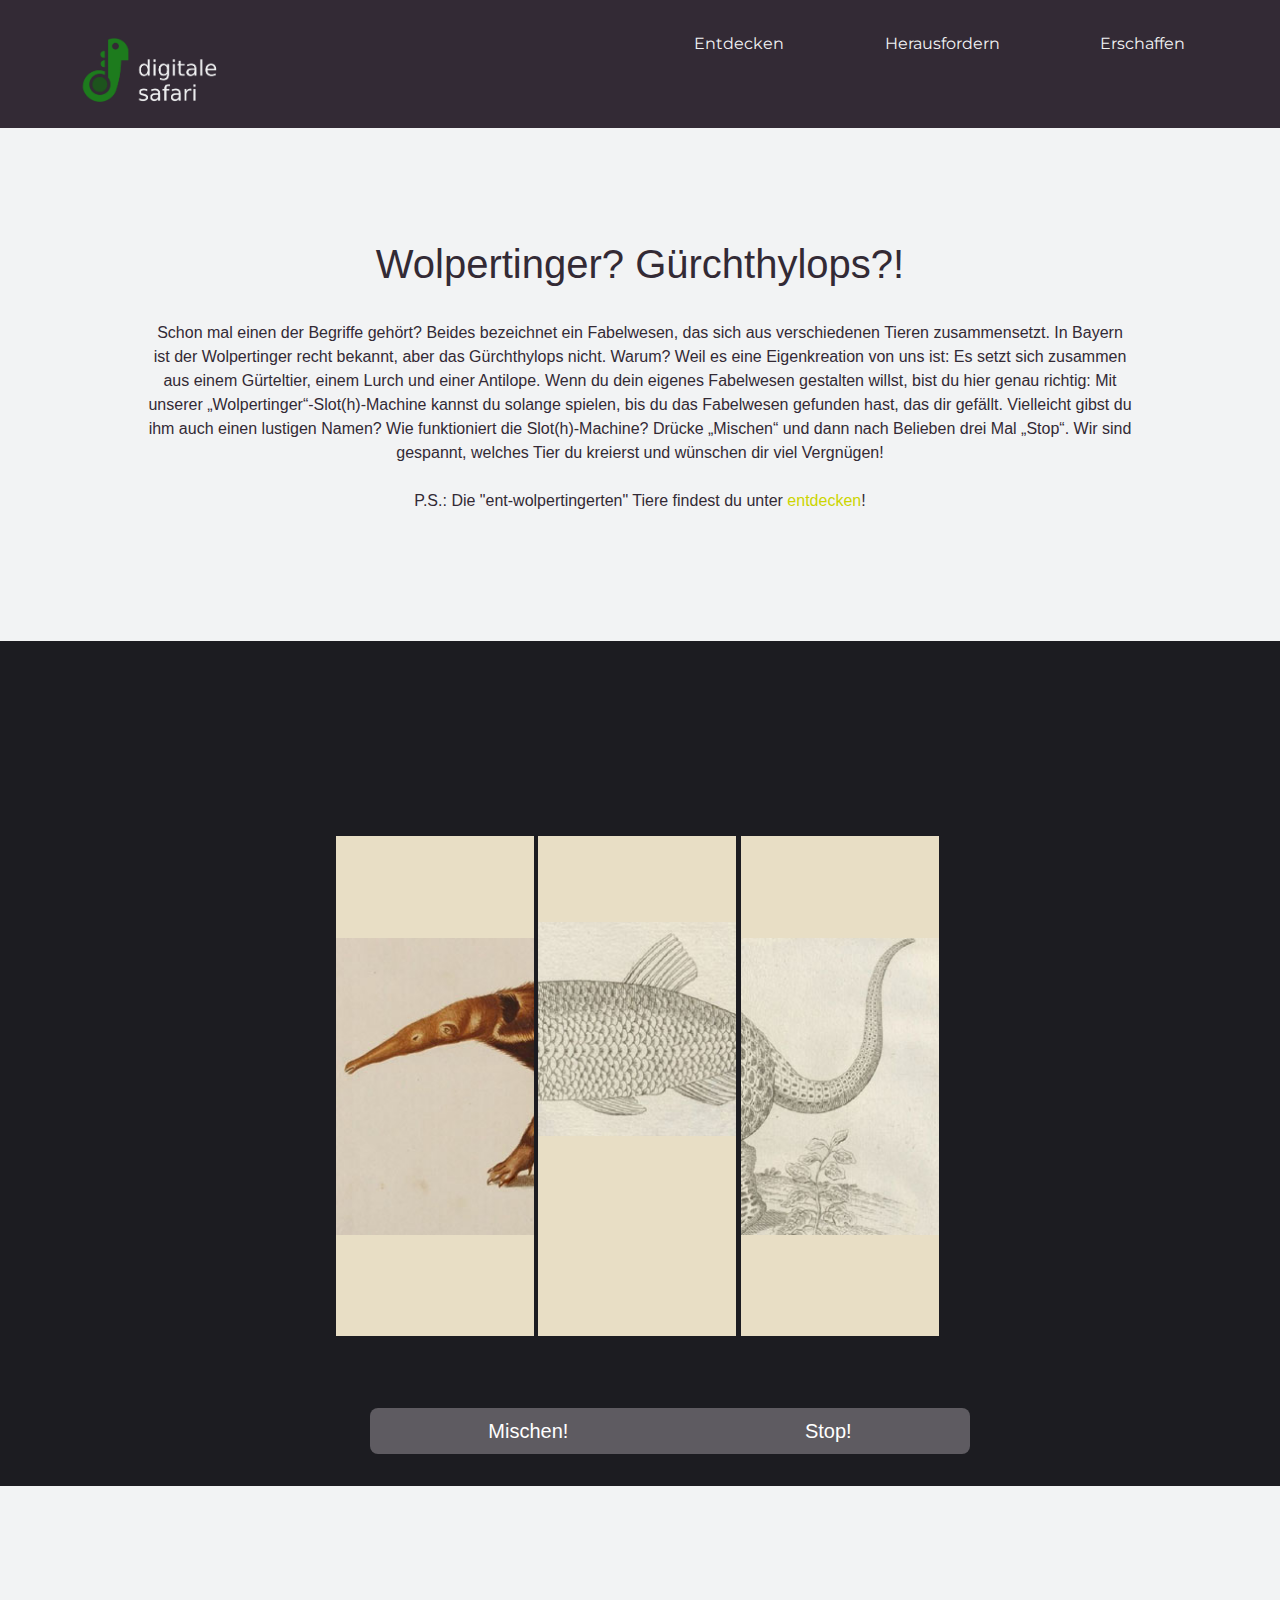
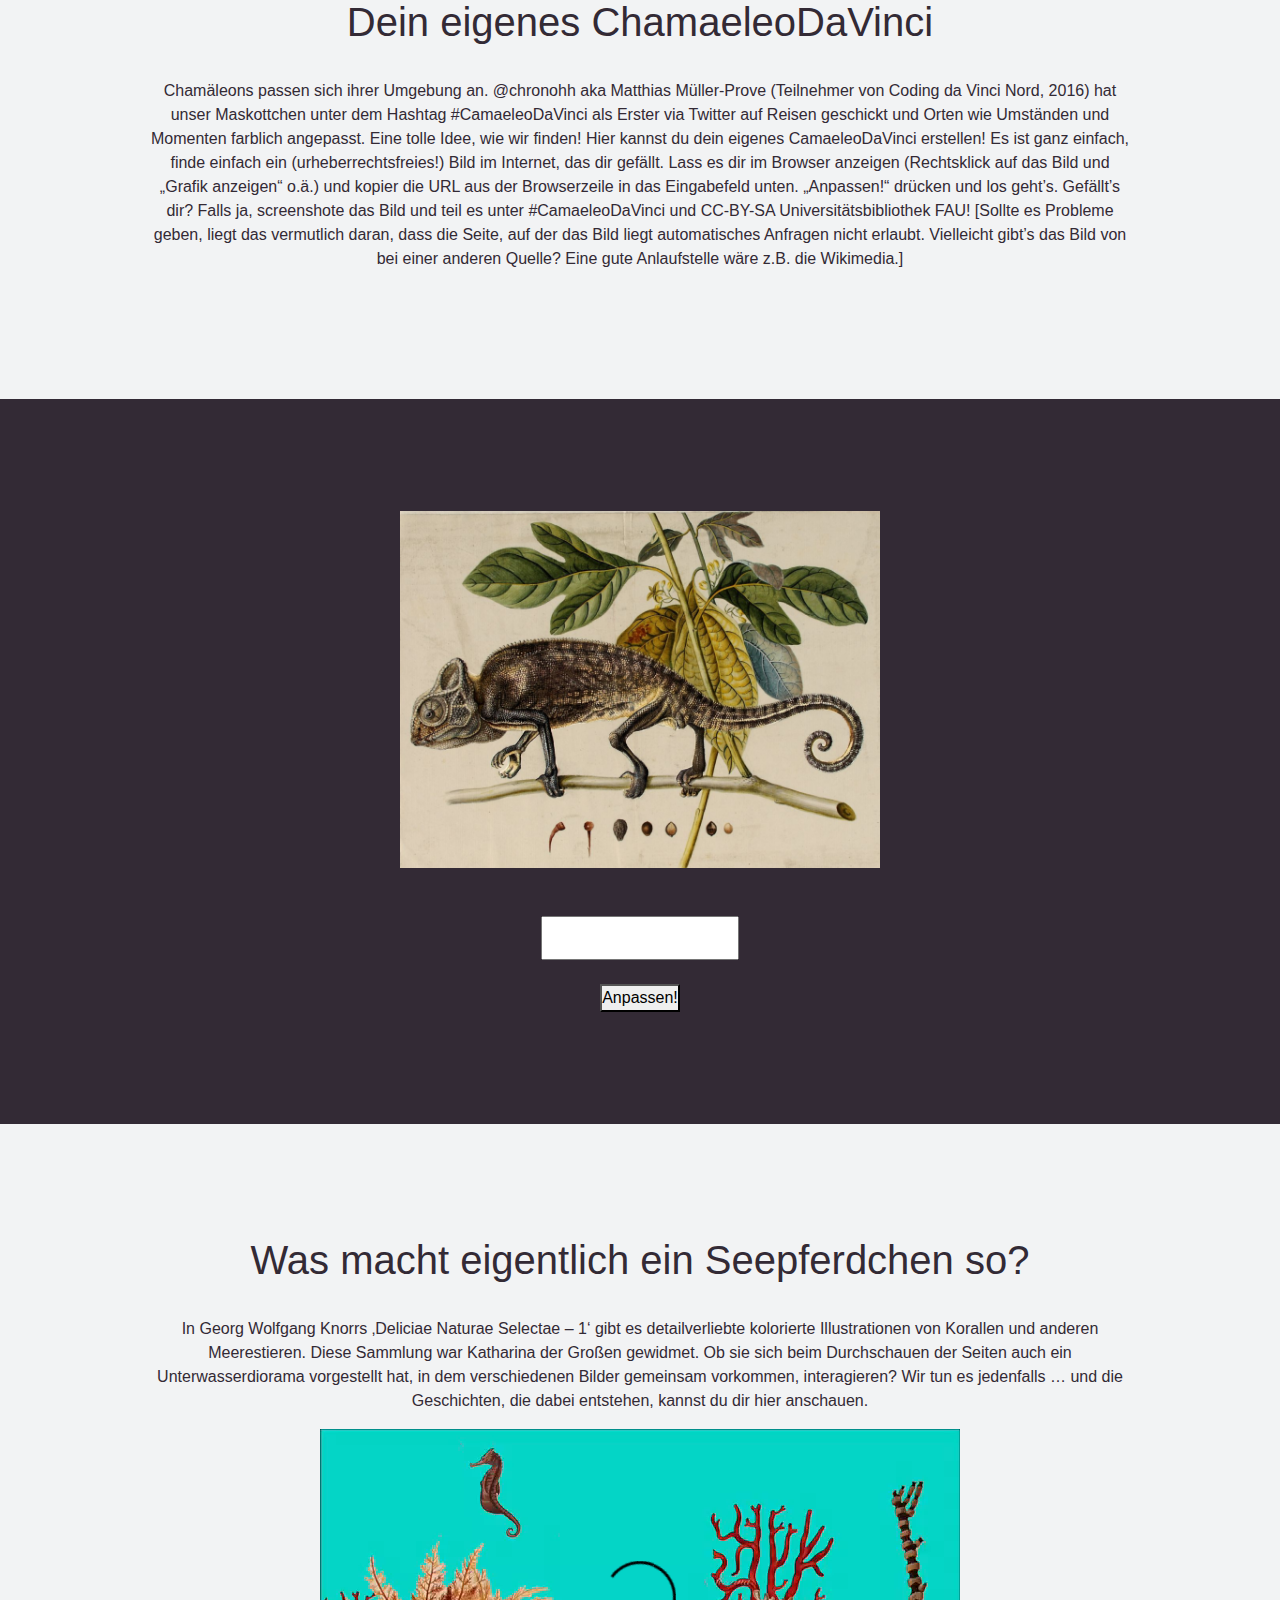
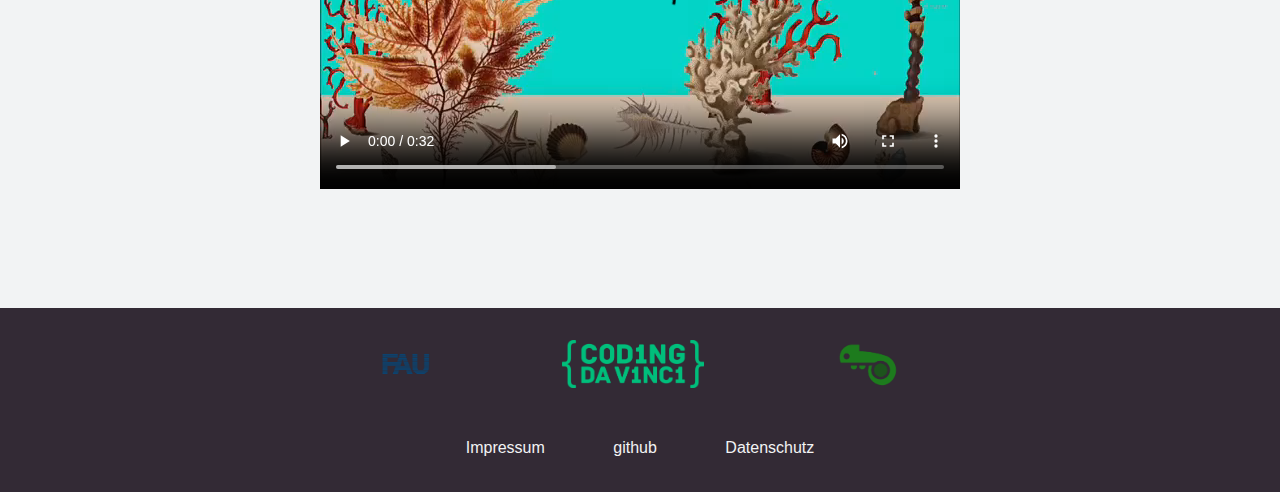
<file: erschaffen.html>
<!DOCTYPE html>

<html lang="de">
<head>
  <!-- Required meta tags -->
  <meta charset="utf-8">
  <meta name="viewport" content="width=device-width, inline-scale=1, shrink-to-fit=no">

  <!-- Main CSS -->
  <link rel="stylesheet" href="src/css/style.css" type="text/css">
  <!-- Bootstrap CSS -->
  <link rel="stylesheet" href="https://stackpath.bootstrapcdn.com/bootstrap/4.3.1/css/bootstrap.min.css" integrity="sha384-ggOyR0iXCbMQv3Xipma34MD+dH/1fQ784/j6cY/iJTQUOhcWr7x9JvoRxT2MZw1T" crossorigin="anonymous">
  <!-- Font -->
  <link href="https://fonts.googleapis.com/css?family=Montserrat&display=swap" rel="stylesheet">
  <link href="https://fonts.googleapis.com/css?family=Bitter&display=swap" rel="stylesheet">

  <title>Digitale Safari</title>
  <link rel="shortcut icon" type="image/x-icon" href="src/img/icon.png">

  <meta name="twitter:card" content="summary_large_image" />
  <meta property="og:title" content="Digitale Safari" />
  <meta property="twitter:title" content="Digitale Safari" />
  <meta property="og:description" content="Die zoologische Sammlung der Bibliothek der FAU entdecken!" />
  <meta property="twitter:description" content="Die zoologische Sammlung der Bibliothek der FAU entdecken!" />
  <meta property="og:image" content="src/img/twitterCard.png" />
  <meta property="twitter:image" content="src/img/twitterCard.png" />
  <meta property="twitter:url" content="erschaffen.html" />
  <meta property="og:url" content="erschaffen.html" />

  <!-- Wolpertinger Machine Style -->
  <style type="text/css" id="sns_styles">
    code {
      border: 1px solid #eee;
      border-radius: 5px;
      background-color: rgba(245, 245, 245, 0.7) !important;
      text-align: left;
    }

    .well {
      padding: 25px;
      background-color: rgba(245, 245, 245, 0.7);
      border-radius: 5px;
    }

    .btn-group-justified {
      margin: 0 auto;
    }

    h1 {
      text-align: center;
      padding-bottom: 25px;
    }

    .container {
      padding-top: 50px;
      padding-bottom: 50px;
    }

    .content * {
      overflow: visible;
    }

    a{
      color: #ccd500;
      text-decoration: none;
    }

    a:hover{
      text-decoration: underline;
      color: #a9b119;
    }

    .slotMachine .slot {
      height:500px;
      width:100%;
      background-repeat: no-repeat;
      background-size: 100% auto;
      background-color: #e8dec5;
    }

    #casino1 .slot {
      background-position: right;
    }

    #casino2 .slot {
      background-position: center;
    }

    #casino3 .slot {
      background-position: left;
    }

    .slot1 {
      background-image: url("src/img/wolpertinger/Ameisenbär_1.jpg");
    }

    #casino1 .slot.slot2 {
      background-image: url("src/img/wolpertinger/Fisch_1-1.jpg");
      background-position: center 30%;
    }

    .slot3 {
      background-image: url("src/img/wolpertinger/Gürteltier_1.jpg");
    }

    .slot4 {
      background-image: url("src/img/wolpertinger/Hamster_1.jpg");
    }

    .slot5 {
      background-image: url("src/img/wolpertinger/Pfau_1.jpg");
    }

    .slot6 {
      background-image: url("src/img/wolpertinger/Raupe_1.jpg");
    }

    .slot61 {
      background-image: url("src/img/wolpertinger/Tier_1.jpg");
    }

    .slot62 {
      background-image: url("src/img/wolpertinger/Waschbär_1.jpg");
    }

    .slot7 {
      background-image: url("src/img/wolpertinger/Ameisenbär_2.jpg");
    }
    #casino2 .slot.slot8 {
      background-image: url("src/img/wolpertinger/Fisch_2-1.jpg");
      background-position: center 30%;
    }
    .slot9 {
    background-image: url("src/img/wolpertinger/Gürteltier_2.jpg");
    }
    .slot10 {
      background-image: url("src/img/wolpertinger/Hamster_2.jpg");
    }
    .slot11 {
      background-image: url("src/img/wolpertinger/Pfau_2.jpg");
    }
    #casino2 .slot.slot12 {
    background-image: url("src/img/wolpertinger/Raupe_2.jpg");
    background-position: center 20%;
    }
    .slot121 {
      background-image: url("src/img/wolpertinger/Tier_2.jpg");
    }
    .slot122 {
      background-image: url("src/img/wolpertinger/Waschbär_2.jpg");
    }
    .slot13{
      background-image: url("src/img/wolpertinger/Ameisenbär_3.jpg");
    }
    #casino3 .slot.slot14 {
      background-image: url("src/img/wolpertinger/Fisch_3-1.jpg");
      background-position: center 30%;
    }
    .slot15{
      background-image: url("src/img/wolpertinger/Gürteltier_3.jpg");
    }
    #casino3 .slot.slot16 {
      background-image: url("src/img/wolpertinger/Hamster_3.jpg");
      background-position: center 65%;
    }
    .slot17 {
      background-image: url("src/img/wolpertinger/Pfau_3.jpg");
    }
    .slot18 {
    background-image: url("src/img/wolpertinger/Raupe_3.jpg");
    }
    .slot181 {
      background-image: url("src/img/wolpertinger/Tier_3.jpg");
    }
    .slot182 {
      background-image: url("src/img/wolpertinger/Waschbär_3.jpg");
    }

    /*
     * Header
     */
    .header-line {
      width: 100%;
      position: absolute;
      height: 10px;
      background-color: #A48E4E;
      top: 0px;
    }

    header {
      margin-top: 10px;
      padding: 2em;
      color:#333;
      font-size: 25px;
      text-align: center;
    }

    header a {
      color: #6C5726;
      font-weight: 700;
    }


    /*
     * Casino
     */
    #casino {
    }

    #casino .content:nth-child(1) {
      text-align: center;
      /*background: url('src/img/wolpertinger/machine.jpg') no-repeat 50% 80px;*/
      background-position-x: calc(50% + 30px);
      min-height: 580px;
    }

    #casino .content > div {
      padding-top: 165px;
      width: 600px;
      margin: 0 auto;
      transform: translateX(30px);
    }

    .machineContainer{
      padding: 5px 1px 5px 1px;
      height: 735px;
    }

    .slotMachine{
      width: 33%;
      /*border: 5px solid #CF5178;*/
      display: inline-block;
      height: 500px;
    }

    #casino .btn-group {
      margin-top: 150px;
      transform: translateX(-25px);
    }

    #casino .btn-group .btn {
      border: none;
      background-color: rgb(94, 91, 97);
    }

    #casino .btn-group .btn:hover, .btn-group .btn:focus {
      background-color: rgb(128, 128, 134);
    }

    #textMachine {
      width:520px;
      height: 67px;
      overflow: hidden;
      display: inline-block;
      text-align: left;
    }

    #dewolpertingert{
      background-color:rgb(76, 74, 74);
    }


    /* JQUERY.SLOTMACHINE.CSS */
    /*
     * jQuery Slot Machine v4.0.0
     * https://github.com/josex2r/jQuery-SlotMachineundefined
     *
     * Copyright 2014 Jose Luis Represa
     * Released under the MIT license
     */
    .slotMachineNoTransition {
        -webkit-transition: none !important;
        -o-transition: none !important;
        transition: none !important;
    }

    .slotMachineBlurFast {
        -webkit-filter: blur(5px);
        filter: blur(5px);
    }

    .slotMachineBlurMedium {
        -webkit-filter: blur(3px);
        filter: blur(3px);
    }

    .slotMachineBlurSlow {
        -webkit-filter: blur(2px);
        filter: blur(2px);
    }

    .slotMachineBlurTurtle {
        -webkit-filter: blur(1px);
        filter: blur(1px);
    }

    .slotMachineGradient {
        -webkit-mask-image: -webkit-gradient(linear, left top, left bottom, color-stop(0%, rgba(0,0,0,0)), color-stop(25%, rgba(0,0,0,1)), color-stop(75%, rgba(0,0,0,1)), color-stop(100%, rgba(0,0,0,0)) );
        -webkit-mask: url("data:image/svg+xml;utf8,<svg version="1.1" xmlns="http:// www.w3.org/2000/svg" width="0" height="0"><mask id="slotMachineFadeMask" maskUnits="objectBoundingBox" maskContentUnits="objectBoundingBox"><linearGradient id="slotMachineFadeGradient" gradientUnits="objectBoundingBox" x="0" y="0"><stop stop-color="white" stop-opacity="0" offset="0"></stop><stop stop-color="white" stop-opacity="1" offset="0.25"></stop><stop stop-color="white" stop-opacity="1" offset="0.75"></stop><stop stop-color="white" stop-opacity="0" offset="1"></stop></linearGradient><rect x="0" y="-1" width="1" height="1" transform="rotate(90)" fill="url(#slotMachineFadeMask)"></rect></mask></svg>#slotMachineFadeMask");
        mask: url("data:image/svg+xml;utf8,<svg version="1.1" xmlns="http:// www.w3.org/2000/svg" width="0" height="0"><mask id="slotMachineFadeMask" maskUnits="objectBoundingBox" maskContentUnits="objectBoundingBox"><linearGradient id="slotMachineFadeGradient" gradientUnits="objectBoundingBox" x="0" y="0"><stop stop-color="white" stop-opacity="0" offset="0"></stop><stop stop-color="white" stop-opacity="1" offset="0.25"></stop><stop stop-color="white" stop-opacity="1" offset="0.75"></stop><stop stop-color="white" stop-opacity="0" offset="1"></stop></linearGradient><rect x="0" y="-1" width="1" height="1" transform="rotate(90)" fill="url(#slotMachineFadeMask)"></rect></mask></svg>#slotMachineFadeMask");
    }
    </style>


		<style type="text/css" id="wp-custom-css">
    			div#primary, article.page, section.widget {

    	background-color: rgba(180, 180, 180, 0.2) !important;

    }

    .tg-primary-menu > div > ul > li.tg-header-button-wrap {

    	display: none;

    }

    header.tg-page-header {

    	background-color: rgba(60, 60, 60, 0.4) !important;

    }

    section.widget *, .elementor-widget-text-editor, .elementor-text-editor, nav.navigation.post-navigation *, #respond * {

    	color: #e5e5e5;

    }

    #respond form input, #respond form textarea {

    	color: #000;

    }

    h2.elementor-heading-title, .elementor-divider span {

    	color: #db6159 !important;
    	border-color: #db6159 !important;
    }

    #site-navigation {

    	margin-bottom: -120px;
    	vertical-align: bottom;

    }

    article.post .entry-meta * {
    	color: black;
    }


    /* ChamaeleoDaVinci */
    #ChamaeleoDaVinci {
      background-image: url('src/img/chamaeleo/ChamaeleoDaVinci_deckend.png');
    	background-size: cover;
    	background-color: #575041;
    }

    figcaption{
    	color: rgba(214, 198, 172, 1) !important;
    }
  </style>
</head>

<body>

  <div class="container-fluid">

    <nav class="row">
      <div class="col col-md-3 logoDiv"><a href="index.html"><img id="logo" src="src/img/logo.png" alt="Digitale Safari"></a></div>
      <div class="col col-md-9">
        <ul>
          <li><a href="vikus/">Entdecken</a></li>
          <li><a href="herausfordern.html">Herausfordern</a></li>
          <li><a href="erschaffen.html">Erschaffen</a></li>
        </ul>
      </div>
    </nav>

    <!-- Headline -->
    <div class="row rowCreate">
      <div class="col col-md-1"></div>
      <div class="col col-md-10">
        <h1>Wolpertinger? Gürchthylops?!</h1>
        <p>
          Schon mal einen der Begriffe gehört? Beides bezeichnet ein Fabelwesen, das sich aus verschiedenen Tieren zusammensetzt. In Bayern ist der Wolpertinger recht bekannt, aber das Gürchthylops nicht. Warum? Weil es eine Eigenkreation von uns ist: Es setzt sich zusammen aus einem Gürteltier, einem Lurch und einer Antilope.
          Wenn du dein eigenes Fabelwesen gestalten willst, bist du hier genau richtig: Mit unserer „Wolpertinger“-Slot(h)-Machine kannst du solange spielen, bis du das Fabelwesen gefunden hast, das dir gefällt. Vielleicht gibst du ihm auch einen lustigen Namen?
          Wie funktioniert die Slot(h)-Machine? Drücke „Mischen“ und dann nach Belieben drei Mal „Stop“. Wir sind gespannt, welches Tier du kreierst und wünschen dir viel Vergnügen!
          <br><br>P.S.: Die "ent-wolpertingerten" Tiere findest du unter <a href="vikus/">entdecken</a>!
        </p>
      </div>
      <div class="col col-md-1"></div>
    </div>

    <!-- Wolpertinger Machine -->
    <div class="row rowDark rowWolpertinger">
      <div class="col col-md-1"></div>
      <div class="col col-md-10">
        <div id="casino" style="padding-top: 30px; box-sizing: border-box;">
          <div class="content" style="box-sizing: border-box;">
          <div id="casinoScreen" style="box-sizing: border-box;">
          <div id="casino1" class="slotMachine" style="margin-left: -65px;">
          <div class="slot slot1"> </div>
          <div class="slot slot2"> </div>
          <div class="slot slot3"> </div>
          <div class="slot slot4"> </div>
          <div class="slot slot5"> </div>
          <div class="slot slot6"> </div>
          <div class="slot slot61"> </div>
          <div class="slot slot62"> </div>
        </div>
        <div id="casino2" class="slotMachine">
          <div class="slot slot7"> </div>
          <div class="slot slot8"> </div>
          <div class="slot slot9"> </div>
          <div class="slot slot10"> </div>
          <div class="slot slot11"> </div>
          <div class="slot slot12"> </div>
          <div class="slot slot121"> </div>
          <div class="slot slot122"> </div>
        </div>
        <div id="casino3" class="slotMachine">
          <div class="slot slot13"> </div>
          <div class="slot slot14"> </div>
          <div class="slot slot15"> </div>
          <div class="slot slot16"> </div>
          <div class="slot slot17"> </div>
          <div class="slot slot18"> </div>
          <div class="slot slot181"> </div>
          <div class="slot slot182"> </div>
        </div>
      </div>
      <div class="btn-group btn-group-justified" style="margin-top: -100px; margin-bottom: 2em;" role="group">
        <button id="casinoShuffle" class="btn btn-primary btn-lg" style="margin: 0; border-radius: 8px 0px 0px 8px;" type="button">Mischen!</button>
        <button id="casinoStop" class="btn btn-primary btn-lg" style="margin: 0; border-radius: 0px 8px 8px 0px;" type="button">Stop!</button>
      </div>
      </div>
      </div>
      <script src="src/js/SlotMachine/dist/slotmachine.min.js"></script> <script>

          let count = 0;
          const btnShuffle = document.querySelector('#casinoShuffle');
          const btnStop = document.querySelector('#casinoStop');
          const casino1 = document.querySelector('#casino1');
          const casino2 = document.querySelector('#casino2');
          const casino3 = document.querySelector('#casino3');

          const mCasino1 = new SlotMachine(casino1, {
            active: 0,
            delay: 500
          });
          const mCasino2 = new SlotMachine(casino2, {
            active: 1,
            delay: 500
          });
          const mCasino3 = new SlotMachine(casino3, {
            active: 2,
            delay: 500
          });

          btnShuffle.addEventListener('click', () => {
            count = 3;
            mCasino1.shuffle(9999);
            mCasino2.shuffle(9999);
            mCasino3.shuffle(9999);
          });

          btnStop.addEventListener('click', () => {
            switch(count) {
              case 3:
                mCasino1.stop();
                break;
              case 2:
                mCasino2.stop();
                break;
              case 1:
                mCasino3.stop();
                break;
            }
            count--;
          });
          </script>
      </div>
      <div class="col col-md-1"></div>
    </div>

    <!-- Headline -->
    <div class="row rowCreate">
      <div class="col col-md-1"></div>
      <div class="col col-md-10">
        <h1>Dein eigenes ChamaeleoDaVinci</h1>
        <p>
           Chamäleons passen sich ihrer Umgebung an. @chronohh aka Matthias Müller-Prove (Teilnehmer von Coding da Vinci Nord, 2016) hat unser Maskottchen unter dem Hashtag #CamaeleoDaVinci als Erster via Twitter auf Reisen geschickt und Orten wie Umständen und Momenten farblich angepasst. Eine tolle Idee, wie wir finden! Hier kannst du dein eigenes CamaeleoDaVinci erstellen! Es ist ganz einfach, finde einfach ein (urheberrechtsfreies!) Bild im Internet, das dir gefällt. Lass es dir im Browser anzeigen (Rechtsklick auf das Bild und „Grafik anzeigen“ o.ä.) und kopier die URL aus der Browserzeile in das Eingabefeld unten. „Anpassen!“ drücken und los geht’s. Gefällt’s dir? Falls ja, screenshote das Bild und teil es unter #CamaeleoDaVinci und CC-BY-SA Universitätsbibliothek FAU! [Sollte es Probleme geben, liegt das vermutlich daran, dass die Seite, auf der das Bild liegt automatisches Anfragen nicht erlaubt. Vielleicht gibt’s das Bild von bei einer anderen Quelle? Eine gute Anlaufstelle wäre z.B. die Wikimedia.]
        </p>
      </div>
      <div class="col col-md-1"></div>
    </div>

    <!-- ChamaeleoDaVinci -->
    <div class="row rowCreate" style="background-color: #332a35">
      <div class="col col-md-1"></div>
      <div class="col col-md-10">
        <img id="ChamaeleoDaVinci" style="width: 30em; height: auto;" src="src/img/chamaeleo/ChamaeleoDaVinci_transparent.png">
        <br><br><br>
        <div style="text-align: center;">
        <input id="backgroundInput" style="padding: 0.5em; color: #000;"></input><br><br>
        <button id="anpassen" onclick="changeBackground();">Anpassen!</button>
        </div>

      </div>
      <div class="col col-md-1"></div>
    </div>

    <!-- Seepferdchen -->
    <div class="row rowCreate">
      <div class="col col-md-1"></div>
      <div class="col col-md-10">
        <h1>Was macht eigentlich ein Seepferdchen so?</h1>
        <p>
          In Georg Wolfgang Knorrs ‚Deliciae Naturae Selectae – 1‘ gibt es detailverliebte kolorierte Illustrationen von Korallen und anderen Meerestieren. Diese Sammlung war Katharina der Großen gewidmet. Ob sie sich beim Durchschauen der Seiten auch ein Unterwasserdiorama vorgestellt hat, in dem verschiedenen Bilder gemeinsam vorkommen, interagieren? Wir tun es jedenfalls … und die Geschichten, die dabei entstehen, kannst du dir hier anschauen.
        </p>
        <video controls src="src/img/wolpertinger/Seepferdchenanimation1_ton.mp4"></video>
      </div>
      <div class="col col-md-1"></div>
    </div>

    <!-- Footer -->
    <footer class="row">
      <div class="col-md-1"></div>
      <div class="col-md-10">
        <ul>
          <li><a href="http://ub.fau.de" target="_blank"><img src="src/img/logoFAU.png" alt="Logo der FAU Erlangen-Nürnberg"></a></li>
          <li><a href="http://codingdavinci.de" target="_blank"><img src="src/img/logoCDV.png" alt="Logo von Coding Da Vinci"></a></li>
          <li><a href="index.html" target="_blank"><img src="src/img/logoBroad.png" alt="Logo von Digitale Safari"></a></li>
        </ul>
        <br><br><br>
        <a href="impressum.html">Impressum</a>
        <a href="https://github.com/LuisMossburger/Digitale_Safari">github</a>
        <a href="impressum.html#datenschutz">Datenschutz</a>
      </div>
      <div class="col-md-1"></div>
    </footer>

  </div>

  <!-- Bootstrap Scripts -->
  <script src="https://code.jquery.com/jquery-3.3.1.slim.min.js" integrity="sha384-q8i/X+965DzO0rT7abK41JStQIAqVgRVzpbzo5smXKp4YfRvH+8abtTE1Pi6jizo" crossorigin="anonymous"></script>
  <script src="https://cdnjs.cloudflare.com/ajax/libs/popper.js/1.14.7/umd/popper.min.js" integrity="sha384-UO2eT0CpHqdSJQ6hJty5KVphtPhzWj9WO1clHTMGa3JDZwrnQq4sF86dIHNDz0W1" crossorigin="anonymous"></script>
  <script src="https://stackpath.bootstrapcdn.com/bootstrap/4.3.1/js/bootstrap.min.js" integrity="sha384-JjSmVgyd0p3pXB1rRibZUAYoIIy6OrQ6VrjIEaFf/nJGzIxFDsf4x0xIM+B07jRM" crossorigin="anonymous"></script>

  <!-- Eigene Scripts -->
  <script>
    function changeBackground() {
        var background = document.getElementById("backgroundInput").value;
        document.getElementById("ChamaeleoDaVinci").style.backgroundImage = "url('" + background + "')";
        document.getElementById("backgroundInput").value = "";
    }
  </script>

</body>

</html>
</file>
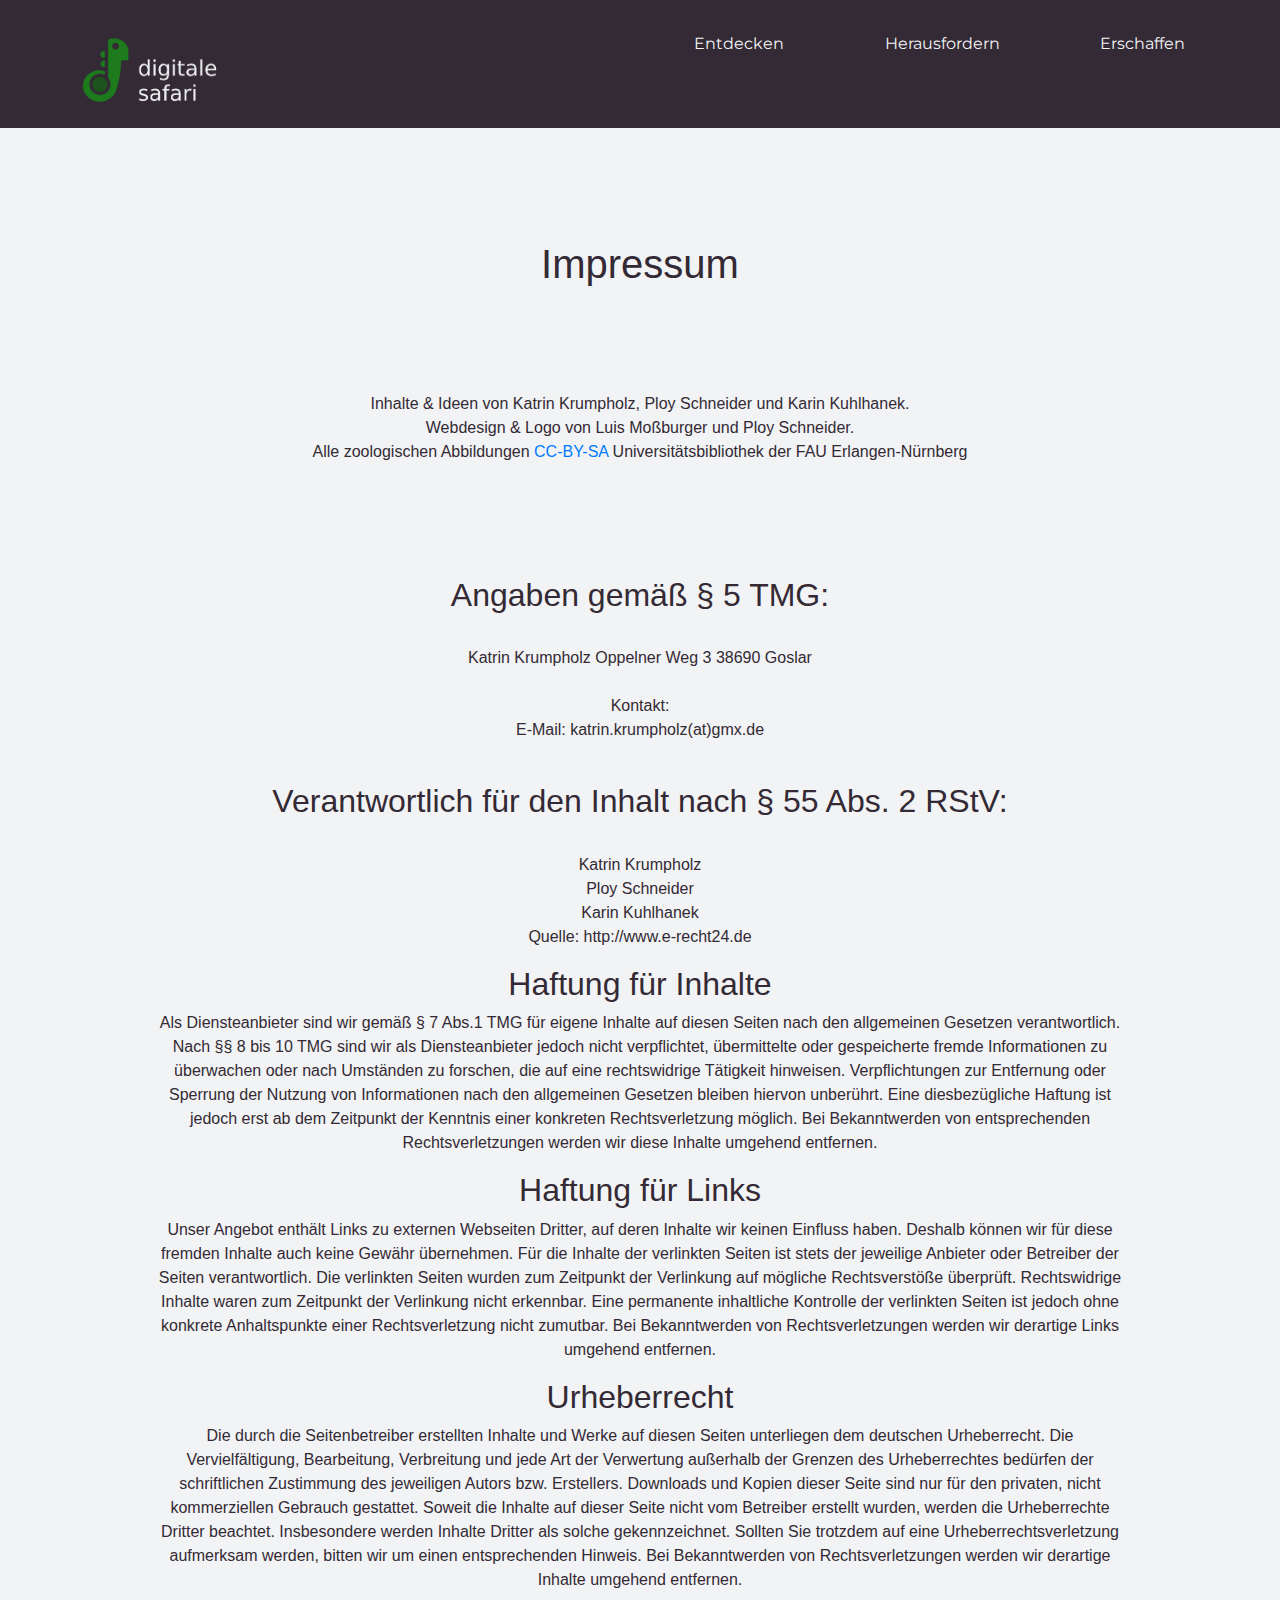
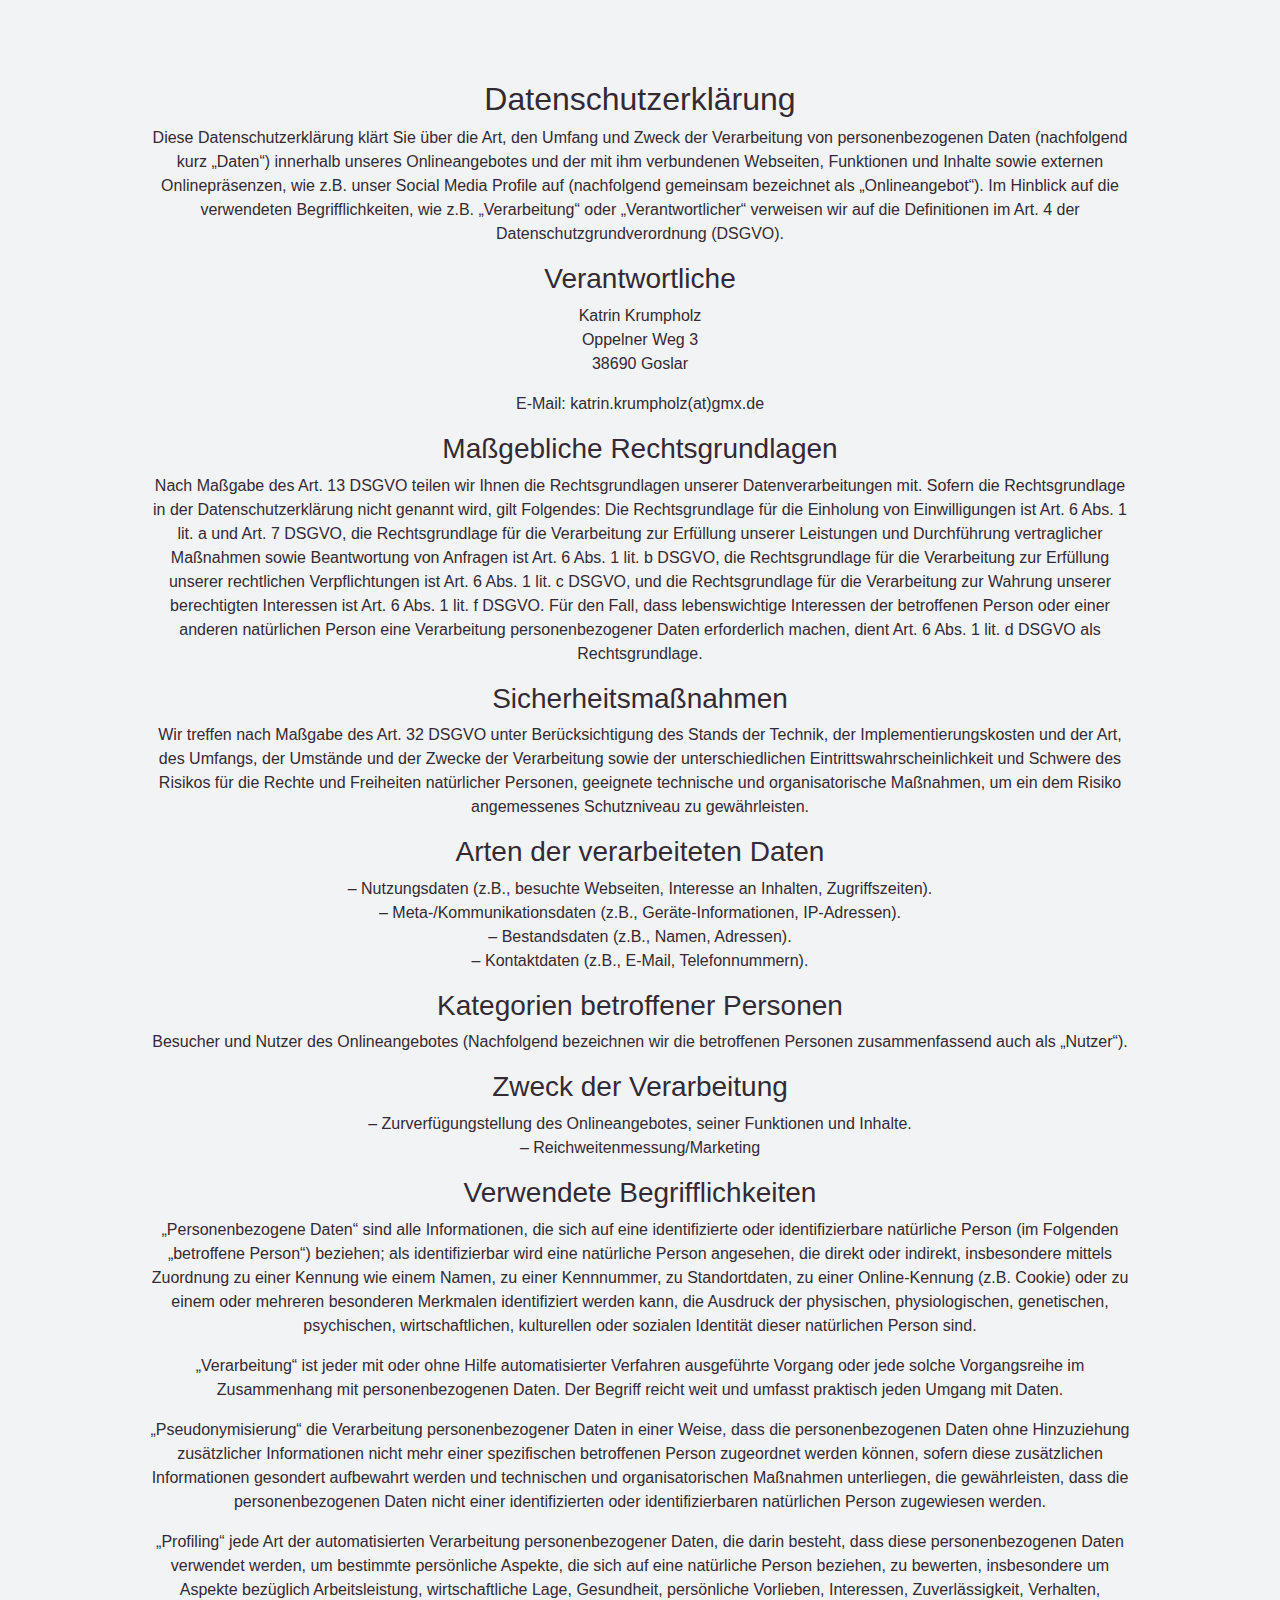
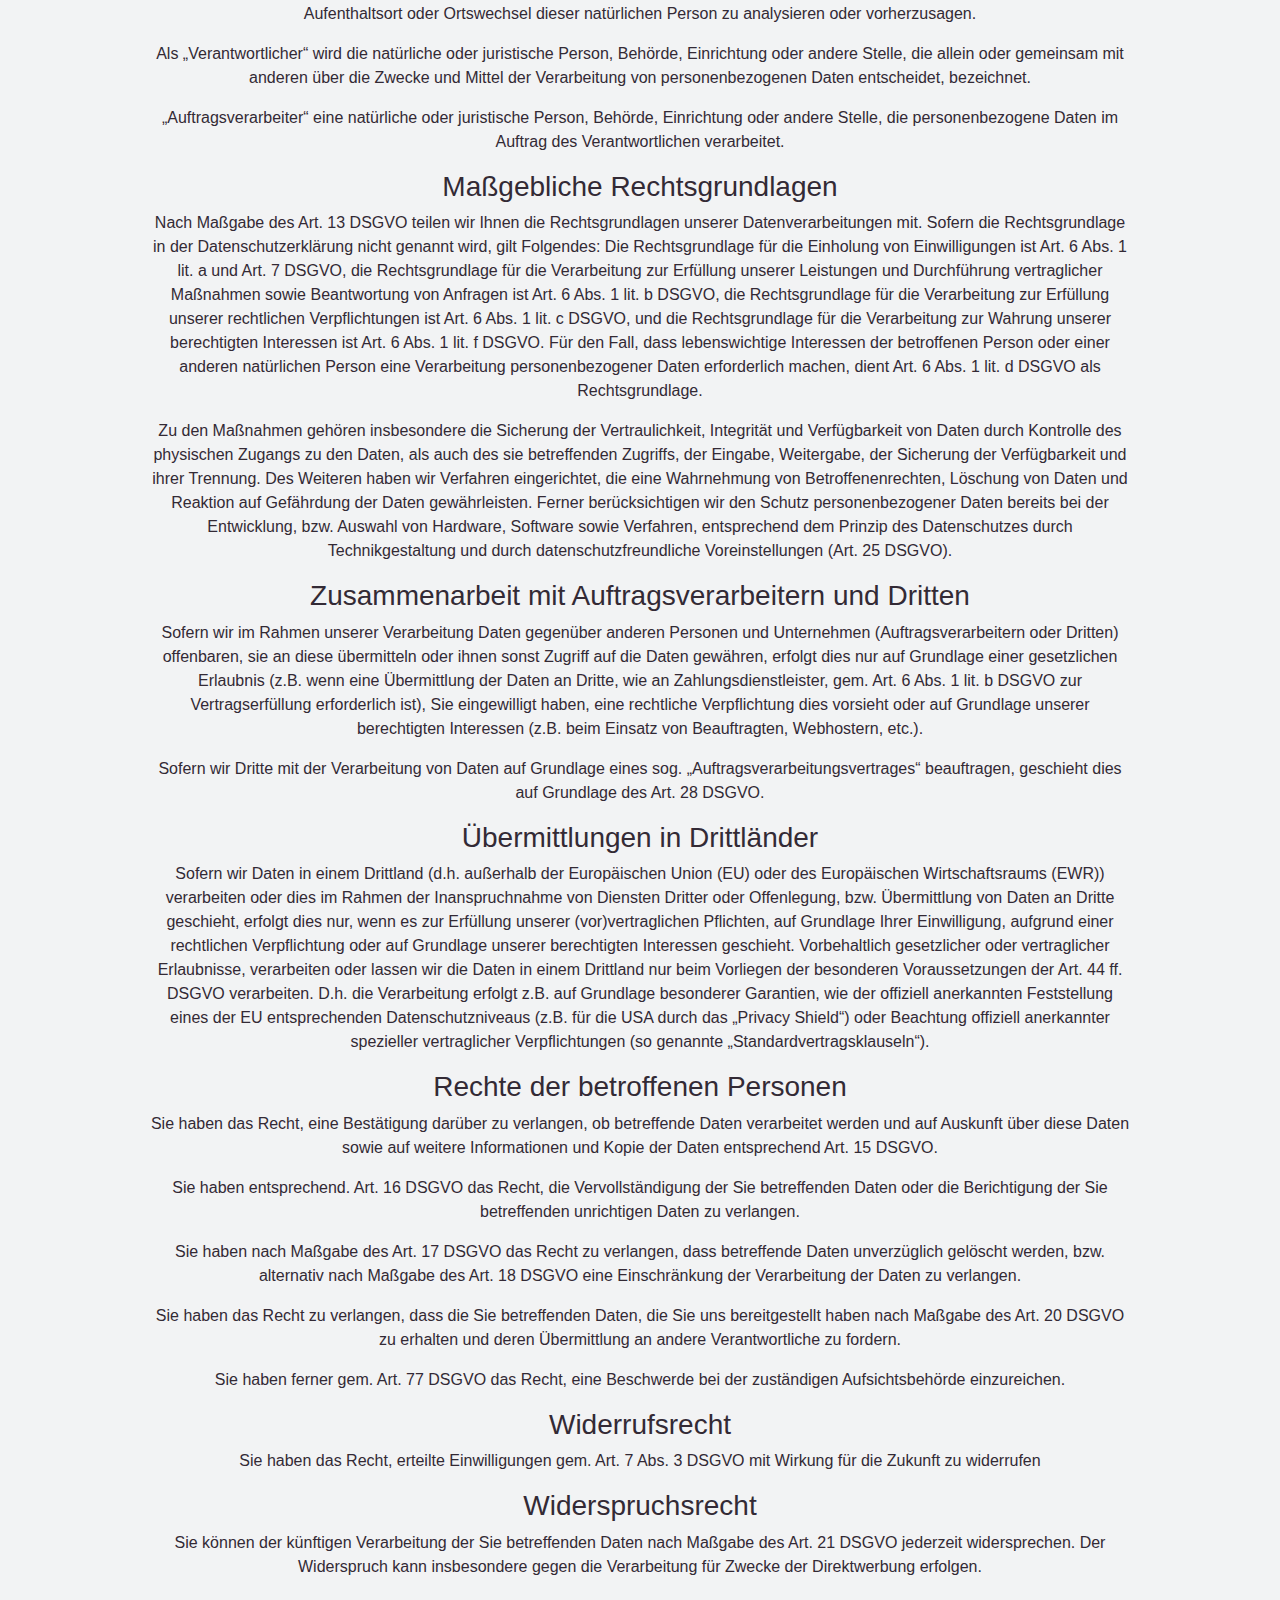
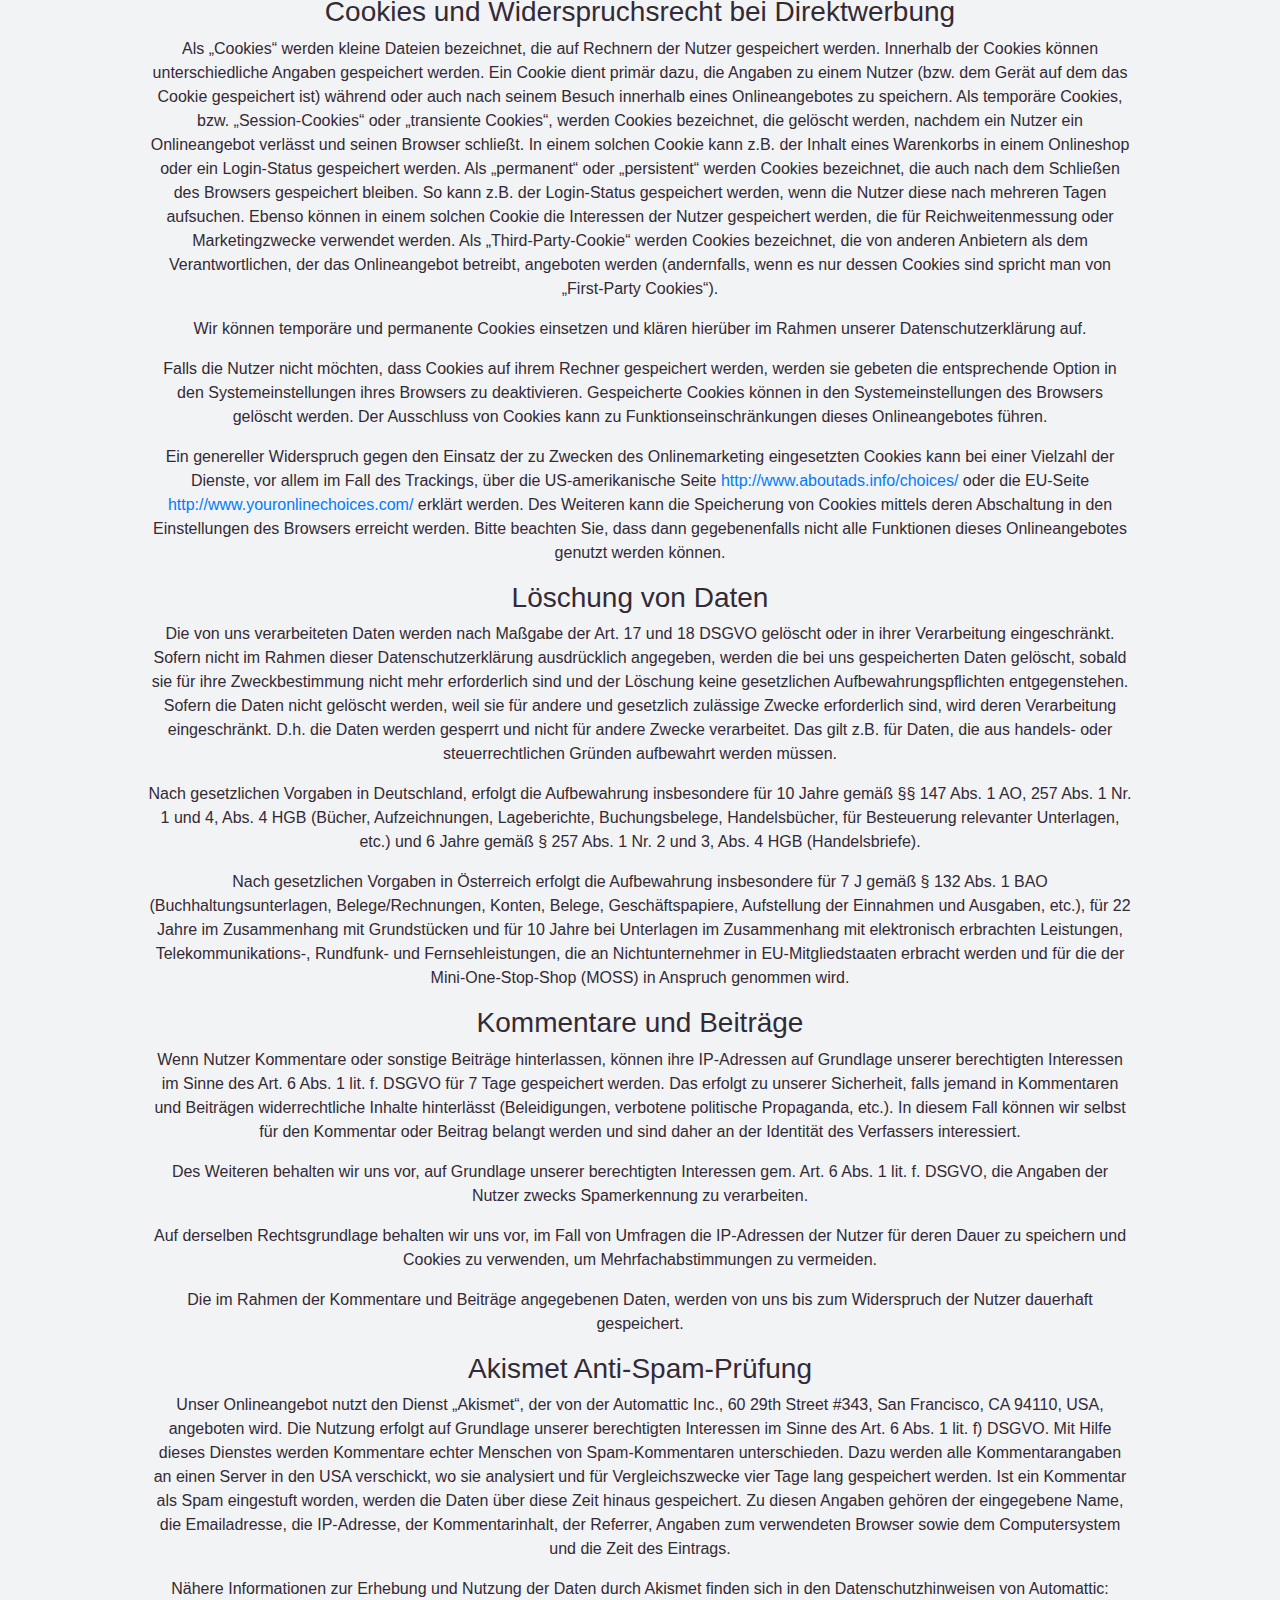
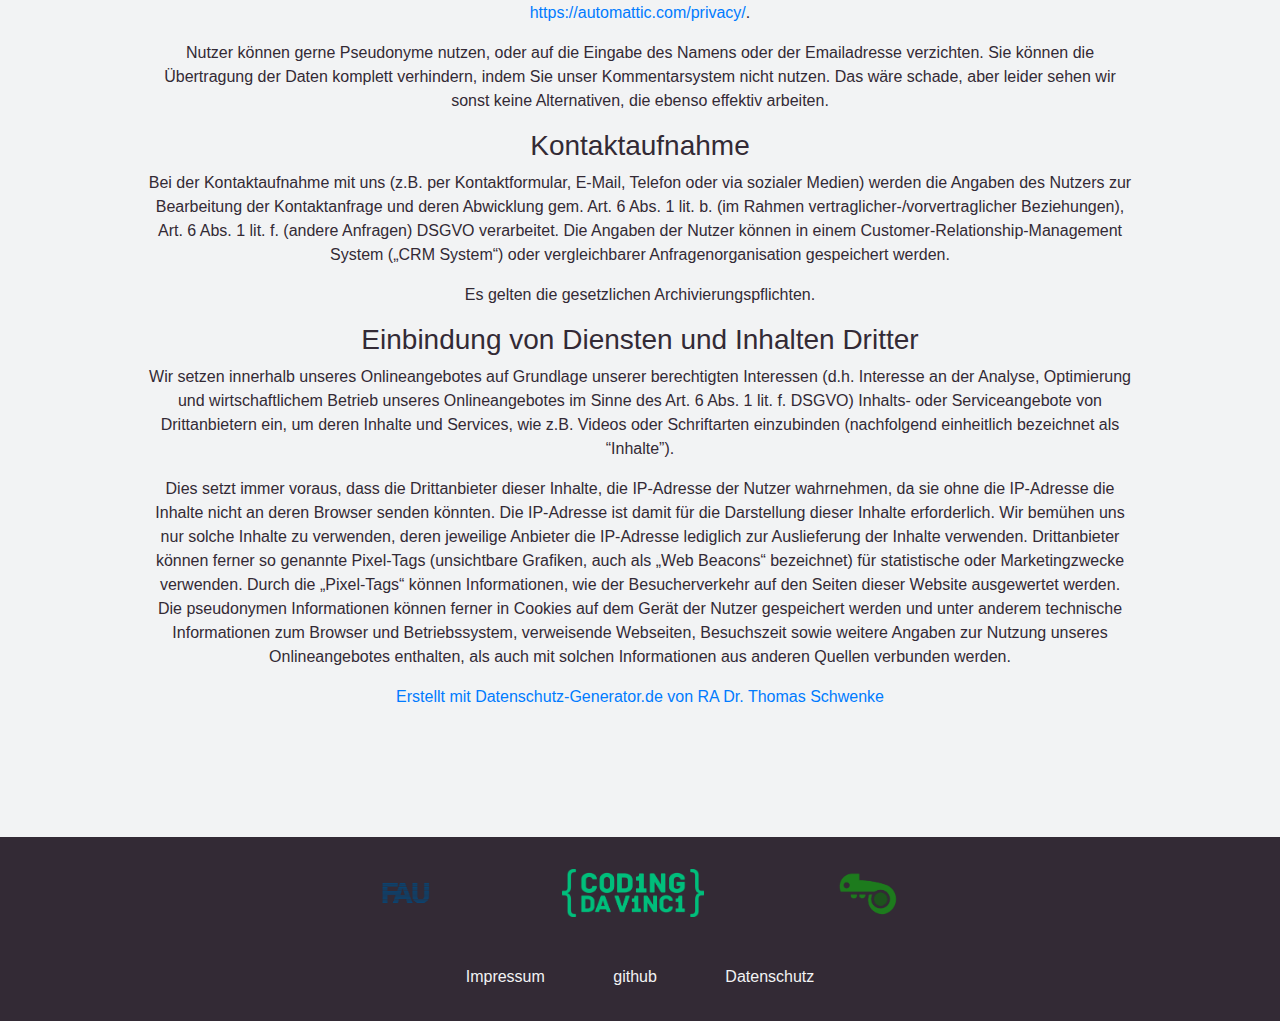
<file: impressum.html>
<!DOCTYPE html>

<html lang="de">
<head>
  <!-- Required meta tags -->
  <meta charset="utf-8">
  <meta name="viewport" content="width=device-width, inline-scale=1, shrink-to-fit=no">

  <!-- Main CSS -->
  <link rel="stylesheet" href="src/css/style.css" type="text/css">
  <!-- Bootstrap CSS -->
  <link rel="stylesheet" href="https://stackpath.bootstrapcdn.com/bootstrap/4.3.1/css/bootstrap.min.css" integrity="sha384-ggOyR0iXCbMQv3Xipma34MD+dH/1fQ784/j6cY/iJTQUOhcWr7x9JvoRxT2MZw1T" crossorigin="anonymous">
  <!-- Font -->
  <link href="https://fonts.googleapis.com/css?family=Montserrat&display=swap" rel="stylesheet">
  <link href="https://fonts.googleapis.com/css?family=Bitter&display=swap" rel="stylesheet">

  <title>Digitale Safari</title>
  <link rel="shortcut icon" type="image/x-icon" href="src/img/icon.png">

  <meta name="twitter:card" content="summary_large_image" />
  <meta property="og:title" content="Digitale Safari" />
  <meta property="og:description" content="Die zoologische Sammlung der Bibliothek der FAU entdecken!" />
  <meta property="og:image" content="src/img/twitterCard.png" />
</head>

<body>

  <div class="container-fluid">

    <nav class="row">
      <div class="col col-md-3 logoDiv"><a href="index.html"><img id="logo" src="src/img/logo.png" alt="Digitale Safari"></a></div>
      <div class="col col-md-9">
        <ul>
          <li><a href="vikus/">Entdecken</a></li>
          <li><a href="herausfordern.html">Herausfordern</a></li>
          <li><a href="erschaffen.html">Erschaffen</a></li>
        </ul>
      </div>
    </nav>

    <div class="row rowCreate">
      <div class="col col-md-1"></div>
      <div class="col col-md-10">
        <h1>Impressum</h1>

        <br><br><br><br>
        <p>
          Inhalte & Ideen von Katrin Krumpholz, Ploy Schneider und Karin Kuhlhanek.<br>
          Webdesign & Logo von Luis Moßburger und Ploy Schneider.<br>
          Alle zoologischen Abbildungen <a href="https://creativecommons.org/licenses/by-sa/3.0/de/deed.de" target="_blank">CC-BY-SA</a> Universitätsbibliothek der FAU Erlangen-Nürnberg
        </p>
        <br><br><br><br>

        <h2>Angaben gemäß § 5 TMG:</h2><br>
        <p>
          Katrin Krumpholz
          Oppelner Weg 3
          38690 Goslar<br><br>
          Kontakt:<br>
          E-Mail: katrin.krumpholz(at)gmx.de<br><br>
        </p>
        <h2>
          Verantwortlich für den Inhalt nach § 55 Abs. 2 RStV:
        </h2><br>
        <p>
          Katrin Krumpholz<br>
          Ploy Schneider<br>
          Karin Kuhlhanek<br>
          Quelle: <a hef="http://www.e-recht24.de">http://www.e-recht24.de</a><br>
        </p>

        <h2>Haftung für Inhalte</h2>
        <p>
        Als Diensteanbieter sind wir gemäß § 7 Abs.1 TMG für eigene Inhalte auf diesen
        Seiten nach den allgemeinen Gesetzen verantwortlich. Nach §§ 8 bis 10 TMG sind
        wir als Diensteanbieter jedoch nicht verpflichtet, übermittelte oder
        gespeicherte fremde Informationen zu überwachen oder nach Umständen zu
        forschen, die auf eine rechtswidrige Tätigkeit hinweisen. Verpflichtungen zur
        Entfernung oder Sperrung der Nutzung von Informationen nach den allgemeinen
        Gesetzen bleiben hiervon unberührt. Eine diesbezügliche Haftung ist jedoch erst
        ab dem Zeitpunkt der Kenntnis einer konkreten Rechtsverletzung möglich. Bei
        Bekanntwerden von entsprechenden Rechtsverletzungen werden wir diese Inhalte
        umgehend entfernen.</p>

        <h2>Haftung für Links</h2>
        <p>Unser Angebot enthält Links zu externen Webseiten Dritter, auf deren Inhalte
        wir keinen Einfluss haben. Deshalb können wir für diese fremden Inhalte auch
        keine Gewähr übernehmen. Für die Inhalte der verlinkten Seiten ist stets der
        jeweilige Anbieter oder Betreiber der Seiten verantwortlich. Die verlinkten
        Seiten wurden zum Zeitpunkt der Verlinkung auf mögliche Rechtsverstöße
        überprüft. Rechtswidrige Inhalte waren zum Zeitpunkt der Verlinkung nicht
        erkennbar. Eine permanente inhaltliche Kontrolle der verlinkten Seiten ist
        jedoch ohne konkrete Anhaltspunkte einer Rechtsverletzung nicht zumutbar. Bei
        Bekanntwerden von Rechtsverletzungen werden wir derartige Links umgehend
        entfernen.</p>

        <h2>Urheberrecht</h2>
        <p>Die durch die Seitenbetreiber erstellten Inhalte und Werke auf diesen Seiten
        unterliegen dem deutschen Urheberrecht. Die Vervielfältigung, Bearbeitung,
        Verbreitung und jede Art der Verwertung außerhalb der Grenzen des Urheberrechtes
        bedürfen der schriftlichen Zustimmung des jeweiligen Autors bzw. Erstellers.
        Downloads und Kopien dieser Seite sind nur für den privaten, nicht
        kommerziellen Gebrauch gestattet. Soweit die Inhalte auf dieser Seite nicht vom
        Betreiber erstellt wurden, werden die Urheberrechte Dritter beachtet.
        Insbesondere werden Inhalte Dritter als solche gekennzeichnet. Sollten Sie
        trotzdem auf eine Urheberrechtsverletzung aufmerksam werden, bitten wir um
        einen entsprechenden Hinweis. Bei Bekanntwerden von Rechtsverletzungen werden
        wir derartige Inhalte umgehend entfernen.</p>



        <br><br><br><h2 id="datenschutz">Datenschutzerklärung</h2>
        <p>Diese Datenschutzerklärung klärt Sie über die Art, den Umfang und Zweck der
        Verarbeitung von personenbezogenen Daten (nachfolgend kurz „Daten“) innerhalb
        unseres Onlineangebotes und der mit ihm verbundenen Webseiten, Funktionen und
        Inhalte sowie externen Onlinepräsenzen, wie z.B. unser Social Media Profile auf
        (nachfolgend gemeinsam bezeichnet als „Onlineangebot“). Im Hinblick auf die
        verwendeten Begrifflichkeiten, wie z.B. „Verarbeitung“ oder „Verantwortlicher“
        verweisen wir auf die Definitionen im Art. 4 der Datenschutzgrundverordnung
        (DSGVO).</p>



        <h3>Verantwortliche</h3>



        <p>Katrin Krumpholz<br>Oppelner Weg 3<br>38690 Goslar</p>



        <p>E-Mail: katrin.krumpholz(at)gmx.de</p>



        <h3>Maßgebliche
        Rechtsgrundlagen</h3>



        <p>Nach Maßgabe des Art. 13 DSGVO teilen wir Ihnen die Rechtsgrundlagen unserer
        Datenverarbeitungen mit. Sofern die Rechtsgrundlage in der Datenschutzerklärung
        nicht genannt wird, gilt Folgendes: Die Rechtsgrundlage für die Einholung von
        Einwilligungen ist Art. 6 Abs. 1 lit. a und Art. 7 DSGVO, die Rechtsgrundlage
        für die Verarbeitung zur Erfüllung unserer Leistungen und Durchführung
        vertraglicher Maßnahmen sowie Beantwortung von Anfragen ist Art. 6 Abs. 1 lit.
        b DSGVO, die Rechtsgrundlage für die Verarbeitung zur Erfüllung unserer
        rechtlichen Verpflichtungen ist Art. 6 Abs. 1 lit. c DSGVO, und die
        Rechtsgrundlage für die Verarbeitung zur Wahrung unserer berechtigten Interessen
        ist Art. 6 Abs. 1 lit. f DSGVO. Für den Fall, dass lebenswichtige Interessen
        der betroffenen Person oder einer anderen natürlichen Person eine Verarbeitung
        personenbezogener Daten erforderlich machen, dient Art. 6 Abs. 1 lit. d DSGVO
        als Rechtsgrundlage.</p>



        <h3>Sicherheitsmaßnahmen</h3>



        <p>Wir treffen nach Maßgabe des Art. 32 DSGVO unter
        Berücksichtigung des Stands der Technik, der Implementierungskosten und der
        Art, des Umfangs, der Umstände und der Zwecke der Verarbeitung sowie der
        unterschiedlichen Eintrittswahrscheinlichkeit und Schwere des Risikos für die
        Rechte und Freiheiten natürlicher Personen, geeignete technische und
        organisatorische Maßnahmen, um ein dem Risiko angemessenes Schutzniveau zu
        gewährleisten.</p>



        <h3>Arten der verarbeiteten Daten</h3>



        <p>– Nutzungsdaten (z.B., besuchte Webseiten, Interesse an Inhalten, Zugriffszeiten).<br> – Meta-/Kommunikationsdaten (z.B., Geräte-Informationen, IP-Adressen).<br> – Bestandsdaten (z.B., Namen, Adressen).<br> – Kontaktdaten (z.B., E-Mail, Telefonnummern). </p>



        <h3>Kategorien betroffener
        Personen</h3>



        <p>Besucher und Nutzer des Onlineangebotes (Nachfolgend bezeichnen wir die betroffenen
        Personen zusammenfassend auch als „Nutzer“).</p>



        <h3>Zweck der Verarbeitung</h3>



        <p>– Zurverfügungstellung des Onlineangebotes, seiner Funktionen und Inhalte.<br>
        – Reichweitenmessung/Marketing</p>



        <h3>Verwendete
        Begrifflichkeiten</h3>



        <p>„Personenbezogene Daten“ sind alle Informationen, die sich auf eine
        identifizierte oder identifizierbare natürliche Person (im Folgenden
        „betroffene Person“) beziehen; als identifizierbar wird eine natürliche Person
        angesehen, die direkt oder indirekt, insbesondere mittels Zuordnung zu einer
        Kennung wie einem Namen, zu einer Kennnummer, zu Standortdaten, zu einer
        Online-Kennung (z.B. Cookie) oder zu einem oder mehreren besonderen Merkmalen
        identifiziert werden kann, die Ausdruck der physischen, physiologischen,
        genetischen, psychischen, wirtschaftlichen, kulturellen oder sozialen Identität
        dieser natürlichen Person sind.</p>



        <p>„Verarbeitung“ ist jeder mit oder ohne Hilfe automatisierter Verfahren
        ausgeführte Vorgang oder jede solche Vorgangsreihe im Zusammenhang mit
        personenbezogenen Daten. Der Begriff reicht weit und umfasst praktisch jeden
        Umgang mit Daten.</p>



        <p>„Pseudonymisierung“ die Verarbeitung personenbezogener Daten in einer Weise,
        dass die personenbezogenen Daten ohne Hinzuziehung zusätzlicher Informationen
        nicht mehr einer spezifischen betroffenen Person zugeordnet werden können,
        sofern diese zusätzlichen Informationen gesondert aufbewahrt werden und
        technischen und organisatorischen Maßnahmen unterliegen, die gewährleisten,
        dass die personenbezogenen Daten nicht einer identifizierten oder identifizierbaren
        natürlichen Person zugewiesen werden.</p>



        <p>„Profiling“ jede Art der automatisierten Verarbeitung personenbezogener
        Daten, die darin besteht, dass diese personenbezogenen Daten verwendet werden,
        um bestimmte persönliche Aspekte, die sich auf eine natürliche Person beziehen,
        zu bewerten, insbesondere um Aspekte bezüglich Arbeitsleistung, wirtschaftliche
        Lage, Gesundheit, persönliche Vorlieben, Interessen, Zuverlässigkeit,
        Verhalten, Aufenthaltsort oder Ortswechsel dieser natürlichen Person zu analysieren
        oder vorherzusagen.</p>



        <p>Als „Verantwortlicher“ wird die natürliche oder juristische Person, Behörde,
        Einrichtung oder andere Stelle, die allein oder gemeinsam mit anderen über die
        Zwecke und Mittel der Verarbeitung von personenbezogenen Daten entscheidet, bezeichnet.</p>



        <p>„Auftragsverarbeiter“ eine natürliche oder juristische Person, Behörde,
        Einrichtung oder andere Stelle, die personenbezogene Daten im Auftrag des
        Verantwortlichen verarbeitet.</p>



        <h3>Maßgebliche
        Rechtsgrundlagen</h3>



        <p>Nach Maßgabe des Art. 13 DSGVO teilen wir Ihnen die Rechtsgrundlagen unserer
        Datenverarbeitungen mit. Sofern die Rechtsgrundlage in der Datenschutzerklärung
        nicht genannt wird, gilt Folgendes: Die Rechtsgrundlage für die Einholung von
        Einwilligungen ist Art. 6 Abs. 1 lit. a und Art. 7 DSGVO, die Rechtsgrundlage
        für die Verarbeitung zur Erfüllung unserer Leistungen und Durchführung
        vertraglicher Maßnahmen sowie Beantwortung von Anfragen ist Art. 6 Abs. 1 lit.
        b DSGVO, die Rechtsgrundlage für die Verarbeitung zur Erfüllung unserer
        rechtlichen Verpflichtungen ist Art. 6 Abs. 1 lit. c DSGVO, und die
        Rechtsgrundlage für die Verarbeitung zur Wahrung unserer berechtigten
        Interessen ist Art. 6 Abs. 1 lit. f DSGVO. Für den Fall, dass lebenswichtige
        Interessen der betroffenen Person oder einer anderen natürlichen Person eine
        Verarbeitung personenbezogener Daten erforderlich machen, dient Art. 6 Abs. 1
        lit. d DSGVO als Rechtsgrundlage.</p>



        <p>Zu den Maßnahmen gehören insbesondere die Sicherung der Vertraulichkeit,
        Integrität und Verfügbarkeit von Daten durch Kontrolle des physischen Zugangs
        zu den Daten, als auch des sie betreffenden Zugriffs, der Eingabe, Weitergabe,
        der Sicherung der Verfügbarkeit und ihrer Trennung. Des Weiteren haben wir
        Verfahren eingerichtet, die eine Wahrnehmung von Betroffenenrechten, Löschung
        von Daten und Reaktion auf Gefährdung der Daten gewährleisten. Ferner
        berücksichtigen wir den Schutz personenbezogener Daten bereits bei der
        Entwicklung, bzw. Auswahl von Hardware, Software sowie Verfahren, entsprechend
        dem Prinzip des Datenschutzes durch Technikgestaltung und durch
        datenschutzfreundliche Voreinstellungen (Art. 25 DSGVO).</p>



        <h3>Zusammenarbeit mit
        Auftragsverarbeitern und Dritten</h3>



        <p>Sofern wir im Rahmen unserer Verarbeitung Daten gegenüber anderen Personen
        und Unternehmen (Auftragsverarbeitern oder Dritten) offenbaren, sie an diese
        übermitteln oder ihnen sonst Zugriff auf die Daten gewähren, erfolgt dies nur
        auf Grundlage einer gesetzlichen Erlaubnis (z.B. wenn eine Übermittlung der
        Daten an Dritte, wie an Zahlungsdienstleister, gem. Art. 6 Abs. 1 lit. b DSGVO
        zur Vertragserfüllung erforderlich ist), Sie eingewilligt haben, eine
        rechtliche Verpflichtung dies vorsieht oder auf Grundlage unserer berechtigten
        Interessen (z.B. beim Einsatz von Beauftragten, Webhostern, etc.).</p>



        <p>Sofern wir Dritte mit der Verarbeitung von Daten auf Grundlage eines sog.
        „Auftragsverarbeitungsvertrages“ beauftragen, geschieht dies auf Grundlage des
        Art. 28 DSGVO.</p>



        <h3>Übermittlungen in
        Drittländer</h3>



        <p>Sofern wir Daten in einem Drittland (d.h. außerhalb der Europäischen Union
        (EU) oder des Europäischen Wirtschaftsraums (EWR)) verarbeiten oder dies im
        Rahmen der Inanspruchnahme von Diensten Dritter oder Offenlegung, bzw.
        Übermittlung von Daten an Dritte geschieht, erfolgt dies nur, wenn es zur
        Erfüllung unserer (vor)vertraglichen Pflichten, auf Grundlage Ihrer
        Einwilligung, aufgrund einer rechtlichen Verpflichtung oder auf Grundlage
        unserer berechtigten Interessen geschieht. Vorbehaltlich gesetzlicher oder
        vertraglicher Erlaubnisse, verarbeiten oder lassen wir die Daten in einem
        Drittland nur beim Vorliegen der besonderen Voraussetzungen der Art. 44 ff.
        DSGVO verarbeiten. D.h. die Verarbeitung erfolgt z.B. auf Grundlage besonderer
        Garantien, wie der offiziell anerkannten Feststellung eines der EU
        entsprechenden Datenschutzniveaus (z.B. für die USA durch das „Privacy Shield“)
        oder Beachtung offiziell anerkannter spezieller vertraglicher Verpflichtungen
        (so genannte „Standardvertragsklauseln“).</p>



        <h3>Rechte der betroffenen
        Personen</h3>



        <p>Sie haben das Recht, eine Bestätigung darüber zu verlangen, ob betreffende
        Daten verarbeitet werden und auf Auskunft über diese Daten sowie auf weitere
        Informationen und Kopie der Daten entsprechend Art. 15 DSGVO.</p>



        <p>Sie haben entsprechend. Art. 16 DSGVO das Recht, die Vervollständigung der
        Sie betreffenden Daten oder die Berichtigung der Sie betreffenden unrichtigen
        Daten zu verlangen.</p>



        <p>Sie haben nach Maßgabe des Art. 17 DSGVO das Recht zu verlangen, dass
        betreffende Daten unverzüglich gelöscht werden, bzw. alternativ nach Maßgabe
        des Art. 18 DSGVO eine Einschränkung der Verarbeitung der Daten zu verlangen.</p>



        <p>Sie haben das Recht zu verlangen, dass die Sie betreffenden Daten, die Sie
        uns bereitgestellt haben nach Maßgabe des Art. 20 DSGVO zu erhalten und deren
        Übermittlung an andere Verantwortliche zu fordern.</p>



        <p>Sie haben ferner gem. Art. 77 DSGVO das Recht, eine Beschwerde bei der
        zuständigen Aufsichtsbehörde einzureichen.</p>



        <h3>Widerrufsrecht</h3>



        <p>Sie haben das Recht, erteilte Einwilligungen gem. Art. 7 Abs. 3 DSGVO mit
        Wirkung für die Zukunft zu widerrufen</p>



        <h3>Widerspruchsrecht</h3>



        <p>Sie können der künftigen Verarbeitung der Sie betreffenden Daten nach
        Maßgabe des Art. 21 DSGVO jederzeit widersprechen. Der Widerspruch kann
        insbesondere gegen die Verarbeitung für Zwecke der Direktwerbung erfolgen.</p>



        <h3>Cookies und
        Widerspruchsrecht bei Direktwerbung</h3>



        <p>Als „Cookies“ werden kleine Dateien bezeichnet, die auf Rechnern der Nutzer
        gespeichert werden. Innerhalb der Cookies können unterschiedliche Angaben
        gespeichert werden. Ein Cookie dient primär dazu, die Angaben zu einem Nutzer
        (bzw. dem Gerät auf dem das Cookie gespeichert ist) während oder auch nach
        seinem Besuch innerhalb eines Onlineangebotes zu speichern. Als temporäre
        Cookies, bzw. „Session-Cookies“ oder „transiente Cookies“, werden Cookies
        bezeichnet, die gelöscht werden, nachdem ein Nutzer ein Onlineangebot verlässt
        und seinen Browser schließt. In einem solchen Cookie kann z.B. der Inhalt eines
        Warenkorbs in einem Onlineshop oder ein Login-Status gespeichert werden. Als
        „permanent“ oder „persistent“ werden Cookies bezeichnet, die auch nach dem
        Schließen des Browsers gespeichert bleiben. So kann z.B. der Login-Status
        gespeichert werden, wenn die Nutzer diese nach mehreren Tagen aufsuchen. Ebenso
        können in einem solchen Cookie die Interessen der Nutzer gespeichert werden,
        die für Reichweitenmessung oder Marketingzwecke verwendet werden. Als
        „Third-Party-Cookie“ werden Cookies bezeichnet, die von anderen Anbietern als
        dem Verantwortlichen, der das Onlineangebot betreibt, angeboten werden
        (andernfalls, wenn es nur dessen Cookies sind spricht man von „First-Party
        Cookies“).</p>



        <p>Wir können temporäre und permanente Cookies einsetzen und klären hierüber im
        Rahmen unserer Datenschutzerklärung auf.</p>



        <p>Falls die Nutzer nicht möchten, dass Cookies auf ihrem Rechner gespeichert
        werden, werden sie gebeten die entsprechende Option in den Systemeinstellungen
        ihres Browsers zu deaktivieren. Gespeicherte Cookies können in den
        Systemeinstellungen des Browsers gelöscht werden. Der Ausschluss von Cookies
        kann zu Funktionseinschränkungen dieses Onlineangebotes führen.</p>



        <p>Ein genereller Widerspruch gegen den Einsatz der zu Zwecken des
        Onlinemarketing eingesetzten Cookies kann bei einer Vielzahl der Dienste, vor
        allem im Fall des Trackings, über die US-amerikanische Seite <a href="http://www.aboutads.info/choices/">http://www.aboutads.info/choices/</a>
        oder die EU-Seite <a href="http://www.youronlinechoices.com/">http://www.youronlinechoices.com/</a>
        erklärt werden. Des Weiteren kann die Speicherung von Cookies mittels deren
        Abschaltung in den Einstellungen des Browsers erreicht werden. Bitte beachten
        Sie, dass dann gegebenenfalls nicht alle Funktionen dieses Onlineangebotes
        genutzt werden können.</p>



        <h3>Löschung von Daten</h3>



        <p>Die von uns verarbeiteten Daten werden nach Maßgabe der Art. 17 und 18 DSGVO
        gelöscht oder in ihrer Verarbeitung eingeschränkt. Sofern nicht im Rahmen
        dieser Datenschutzerklärung ausdrücklich angegeben, werden die bei uns
        gespeicherten Daten gelöscht, sobald sie für ihre Zweckbestimmung nicht mehr
        erforderlich sind und der Löschung keine gesetzlichen Aufbewahrungspflichten
        entgegenstehen. Sofern die Daten nicht gelöscht werden, weil sie für andere und
        gesetzlich zulässige Zwecke erforderlich sind, wird deren Verarbeitung
        eingeschränkt. D.h. die Daten werden gesperrt und nicht für andere Zwecke
        verarbeitet. Das gilt z.B. für Daten, die aus handels- oder steuerrechtlichen
        Gründen aufbewahrt werden müssen.</p>



        <p>Nach gesetzlichen Vorgaben in Deutschland, erfolgt die Aufbewahrung
        insbesondere für 10 Jahre gemäß §§ 147 Abs. 1 AO, 257 Abs. 1 Nr. 1 und 4, Abs.
        4 HGB (Bücher, Aufzeichnungen, Lageberichte, Buchungsbelege, Handelsbücher, für
        Besteuerung relevanter Unterlagen, etc.) und 6 Jahre gemäß § 257 Abs. 1 Nr. 2
        und 3, Abs. 4 HGB (Handelsbriefe).</p>



        <p>Nach gesetzlichen Vorgaben in Österreich erfolgt die Aufbewahrung
        insbesondere für 7 J gemäß § 132 Abs. 1 BAO (Buchhaltungsunterlagen,
        Belege/Rechnungen, Konten, Belege, Geschäftspapiere, Aufstellung der Einnahmen
        und Ausgaben, etc.), für 22 Jahre im Zusammenhang mit Grundstücken und für 10
        Jahre bei Unterlagen im Zusammenhang mit elektronisch erbrachten Leistungen,
        Telekommunikations-, Rundfunk- und Fernsehleistungen, die an Nichtunternehmer
        in EU-Mitgliedstaaten erbracht werden und für die der Mini-One-Stop-Shop (MOSS)
        in Anspruch genommen wird.</p>



        <h3>Kommentare und Beiträge</h3>



        <p>Wenn Nutzer Kommentare oder sonstige Beiträge
        hinterlassen, können ihre IP-Adressen auf Grundlage unserer berechtigten
        Interessen im Sinne des Art. 6 Abs. 1 lit. f. DSGVO für 7 Tage gespeichert
        werden. Das erfolgt zu unserer Sicherheit, falls jemand in Kommentaren und
        Beiträgen widerrechtliche Inhalte hinterlässt (Beleidigungen, verbotene
        politische Propaganda, etc.). In diesem Fall können wir selbst für den
        Kommentar oder Beitrag belangt werden und sind daher an der Identität des
        Verfassers interessiert.</p>



        <p>Des Weiteren behalten wir uns vor, auf Grundlage unserer berechtigten
        Interessen gem. Art. 6 Abs. 1 lit. f. DSGVO, die Angaben der Nutzer zwecks
        Spamerkennung zu verarbeiten.</p>



        <p>Auf derselben Rechtsgrundlage behalten wir uns vor, im Fall von Umfragen die
        IP-Adressen der Nutzer für deren Dauer zu speichern und Cookies zu verwenden,
        um Mehrfachabstimmungen zu vermeiden.</p>



        <p>Die im Rahmen der Kommentare und Beiträge angegebenen Daten, werden von uns
        bis zum Widerspruch der Nutzer dauerhaft gespeichert.</p>



        <h3>Akismet Anti-Spam-Prüfung</h3>



        <p>Unser Onlineangebot nutzt den Dienst
        „Akismet“, der von der Automattic Inc., 60 29th Street #343, San Francisco, CA
        94110, USA, angeboten wird. Die Nutzung erfolgt auf Grundlage unserer
        berechtigten Interessen im Sinne des Art. 6 Abs. 1 lit. f) DSGVO. Mit Hilfe
        dieses Dienstes werden Kommentare echter Menschen von Spam-Kommentaren
        unterschieden. Dazu werden alle Kommentarangaben an einen Server in den USA
        verschickt, wo sie analysiert und für Vergleichszwecke vier Tage lang
        gespeichert werden. Ist ein Kommentar als Spam eingestuft worden, werden die
        Daten über diese Zeit hinaus gespeichert. Zu diesen Angaben gehören der
        eingegebene Name, die Emailadresse, die IP-Adresse, der Kommentarinhalt, der
        Referrer, Angaben zum verwendeten Browser sowie dem Computersystem und die Zeit
        des Eintrags.</p>



        <p>Nähere Informationen zur Erhebung und Nutzung der Daten durch Akismet finden
        sich in den Datenschutzhinweisen von Automattic: <a href="https://automattic.com/privacy/" target="_blank" rel="noreferrer noopener">https://automattic.com/privacy/</a>.</p>



        <p>Nutzer können gerne Pseudonyme nutzen, oder auf die Eingabe des Namens oder
        der Emailadresse verzichten. Sie können die Übertragung der Daten komplett
        verhindern, indem Sie unser Kommentarsystem nicht nutzen. Das wäre schade, aber
        leider sehen wir sonst keine Alternativen, die ebenso effektiv arbeiten.</p>



        <h3>Kontaktaufnahme</h3>



        <p>Bei der Kontaktaufnahme mit uns (z.B. per
        Kontaktformular, E-Mail, Telefon oder via sozialer Medien) werden die Angaben
        des Nutzers zur Bearbeitung der Kontaktanfrage und deren Abwicklung gem. Art. 6
        Abs. 1 lit. b. (im Rahmen vertraglicher-/vorvertraglicher Beziehungen), Art. 6
        Abs. 1 lit. f. (andere Anfragen) DSGVO verarbeitet. Die Angaben der Nutzer
        können in einem Customer-Relationship-Management System („CRM System“) oder
        vergleichbarer Anfragenorganisation gespeichert werden.</p>



        <p>Es gelten die gesetzlichen Archivierungspflichten.</p>



        <h3>Einbindung von Diensten
        und Inhalten Dritter</h3>



        <p>Wir setzen innerhalb unseres Onlineangebotes
        auf Grundlage unserer berechtigten Interessen (d.h. Interesse an der Analyse,
        Optimierung und wirtschaftlichem Betrieb unseres Onlineangebotes im Sinne des
        Art. 6 Abs. 1 lit. f. DSGVO) Inhalts- oder Serviceangebote von Drittanbietern ein,
        um deren Inhalte und Services, wie z.B. Videos oder Schriftarten einzubinden
        (nachfolgend einheitlich bezeichnet als “Inhalte”).</p>



        <p>Dies setzt immer voraus, dass die Drittanbieter dieser Inhalte, die
        IP-Adresse der Nutzer wahrnehmen, da sie ohne die IP-Adresse die Inhalte nicht
        an deren Browser senden könnten. Die IP-Adresse ist damit für die Darstellung
        dieser Inhalte erforderlich. Wir bemühen uns nur solche Inhalte zu verwenden,
        deren jeweilige Anbieter die IP-Adresse lediglich zur Auslieferung der Inhalte
        verwenden. Drittanbieter können ferner so genannte Pixel-Tags (unsichtbare
        Grafiken, auch als „Web Beacons“ bezeichnet) für statistische oder
        Marketingzwecke verwenden. Durch die „Pixel-Tags“ können Informationen, wie der
        Besucherverkehr auf den Seiten dieser Website ausgewertet werden. Die
        pseudonymen Informationen können ferner in Cookies auf dem Gerät der Nutzer
        gespeichert werden und unter anderem technische Informationen zum Browser und
        Betriebssystem, verweisende Webseiten, Besuchszeit sowie weitere Angaben zur
        Nutzung unseres Onlineangebotes enthalten, als auch mit solchen Informationen
        aus anderen Quellen verbunden werden.</p>



        <p><a href="https://datenschutz-generator.de" target="_blank" rel="noreferrer noopener">Erstellt
        mit Datenschutz-Generator.de von RA Dr. Thomas Schwenke</a></p>
      </div>
      <div class="col col-md-1"></div>
    </div>

    <!-- Footer -->
    <footer class="row">
      <div class="col-md-1"></div>
      <div class="col-md-10">
        <ul>
          <li><a href="http://ub.fau.de" target="_blank"><img src="src/img/logoFAU.png" alt="Logo der FAU Erlangen-Nürnberg"></a></li>
          <li><a href="http://codingdavinci.de" target="_blank"><img src="src/img/logoCDV.png" alt="Logo von Coding Da Vinci"></a></li>
          <li><a href="index.html" target="_blank"><img src="src/img/logoBroad.png" alt="Logo von Digitale Safari"></a></li>
        </ul>
        <br><br><br>
        <a href="impressum.html">Impressum</a>
        <a href="https://github.com/LuisMossburger/Digitale_Safari">github</a>
        <a href="impressum.html#datenschutz">Datenschutz</a>
      </div>
      <div class="col-md-1"></div>
    </footer>

  </div>

  <!-- Bootstrap Scripts -->
  <script src="https://code.jquery.com/jquery-3.3.1.slim.min.js" integrity="sha384-q8i/X+965DzO0rT7abK41JStQIAqVgRVzpbzo5smXKp4YfRvH+8abtTE1Pi6jizo" crossorigin="anonymous"></script>
  <script src="https://cdnjs.cloudflare.com/ajax/libs/popper.js/1.14.7/umd/popper.min.js" integrity="sha384-UO2eT0CpHqdSJQ6hJty5KVphtPhzWj9WO1clHTMGa3JDZwrnQq4sF86dIHNDz0W1" crossorigin="anonymous"></script>
  <script src="https://stackpath.bootstrapcdn.com/bootstrap/4.3.1/js/bootstrap.min.js" integrity="sha384-JjSmVgyd0p3pXB1rRibZUAYoIIy6OrQ6VrjIEaFf/nJGzIxFDsf4x0xIM+B07jRM" crossorigin="anonymous"></script>

</body>

</html>
</file>
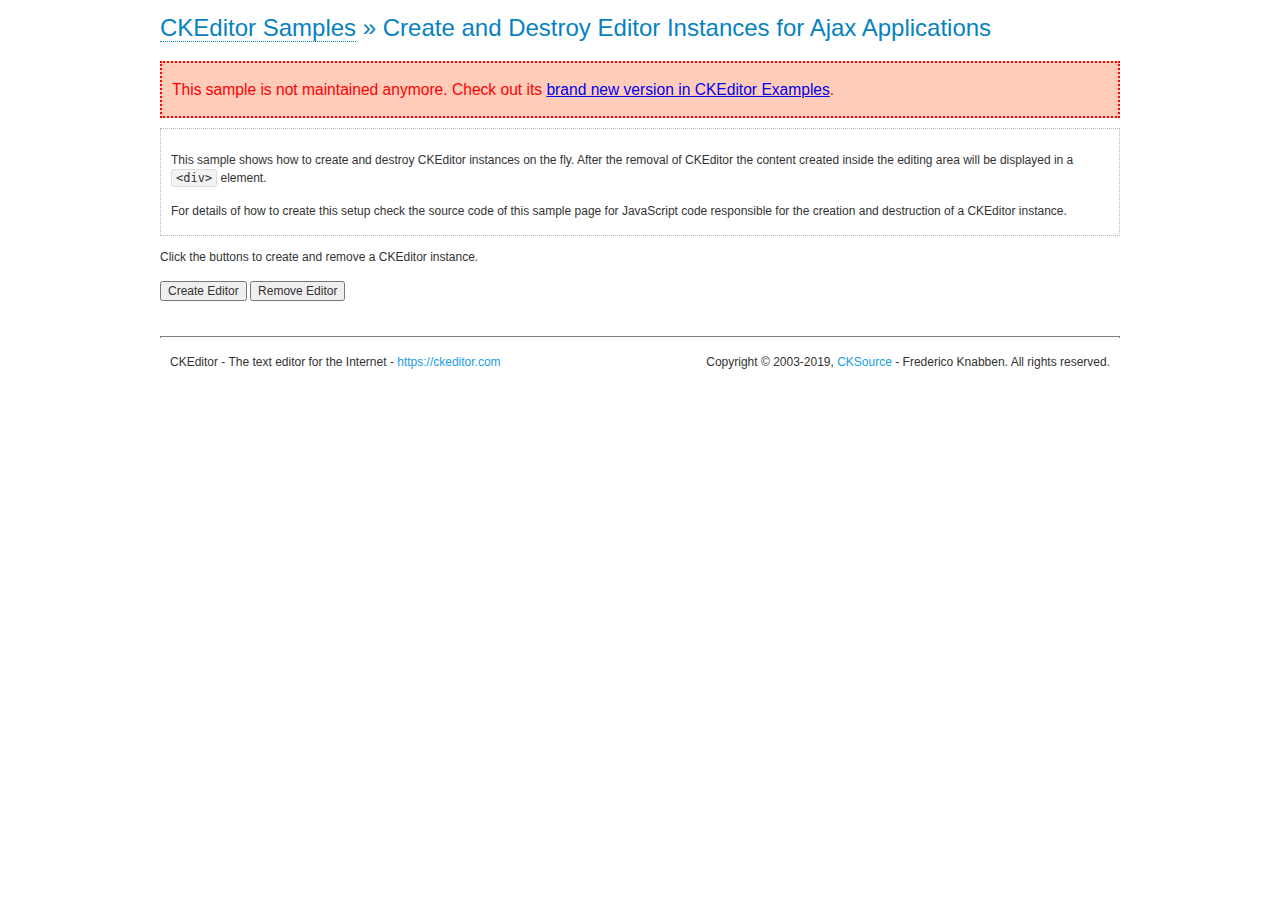
<file: src/js/memory/h5p/h5p-editor-php-library/ckeditor/samples/old/ajax.html>
<!DOCTYPE html>
<!--
Copyright (c) 2003-2019, CKSource - Frederico Knabben. All rights reserved.
For licensing, see LICENSE.md or https://ckeditor.com/legal/ckeditor-oss-license
-->
<html>
<head>
	<meta charset="utf-8">
	<title>Ajax &mdash; CKEditor Sample</title>
	<script src="../../ckeditor.js"></script>
	<link rel="stylesheet" href="sample.css">
	<script>

		var editor, html = '';

		function createEditor() {
			if ( editor )
				return;

			// Create a new editor inside the <div id="editor">, setting its value to html
			var config = {};
			editor = CKEDITOR.appendTo( 'editor', config, html );
		}

		function removeEditor() {
			if ( !editor )
				return;

			// Retrieve the editor contents. In an Ajax application, this data would be
			// sent to the server or used in any other way.
			document.getElementById( 'editorcontents' ).innerHTML = html = editor.getData();
			document.getElementById( 'contents' ).style.display = '';

			// Destroy the editor.
			editor.destroy();
			editor = null;
		}

	</script>
</head>
<body>
	<h1 class="samples">
		<a href="index.html">CKEditor Samples</a> &raquo; Create and Destroy Editor Instances for Ajax Applications
	</h1>
	<div class="warning deprecated">
		This sample is not maintained anymore. Check out its <a href="https://ckeditor.com/docs/ckeditor4/latest/examples/saveajax.html">brand new version in CKEditor Examples</a>.
	</div>
	<div class="description">
		<p>
			This sample shows how to create and destroy CKEditor instances on the fly. After the removal of CKEditor the content created inside the editing
			area will be displayed in a <code>&lt;div&gt;</code> element.
		</p>
		<p>
			For details of how to create this setup check the source code of this sample page
			for JavaScript code responsible for the creation and destruction of a CKEditor instance.
		</p>
	</div>
	<p>Click the buttons to create and remove a CKEditor instance.</p>
	<p>
		<input onclick="createEditor();" type="button" value="Create Editor">
		<input onclick="removeEditor();" type="button" value="Remove Editor">
	</p>
	<!-- This div will hold the editor. -->
	<div id="editor">
	</div>
	<div id="contents" style="display: none">
		<p>
			Edited Contents:
		</p>
		<!-- This div will be used to display the editor contents. -->
		<div id="editorcontents">
		</div>
	</div>
	<div id="footer">
		<hr>
		<p>
			CKEditor - The text editor for the Internet - <a class="samples" href="https://ckeditor.com/">https://ckeditor.com</a>
		</p>
		<p id="copy">
			Copyright &copy; 2003-2019, <a class="samples" href="https://cksource.com/">CKSource</a> - Frederico
			Knabben. All rights reserved.
		</p>
	</div>
</body>
</html>
</file>
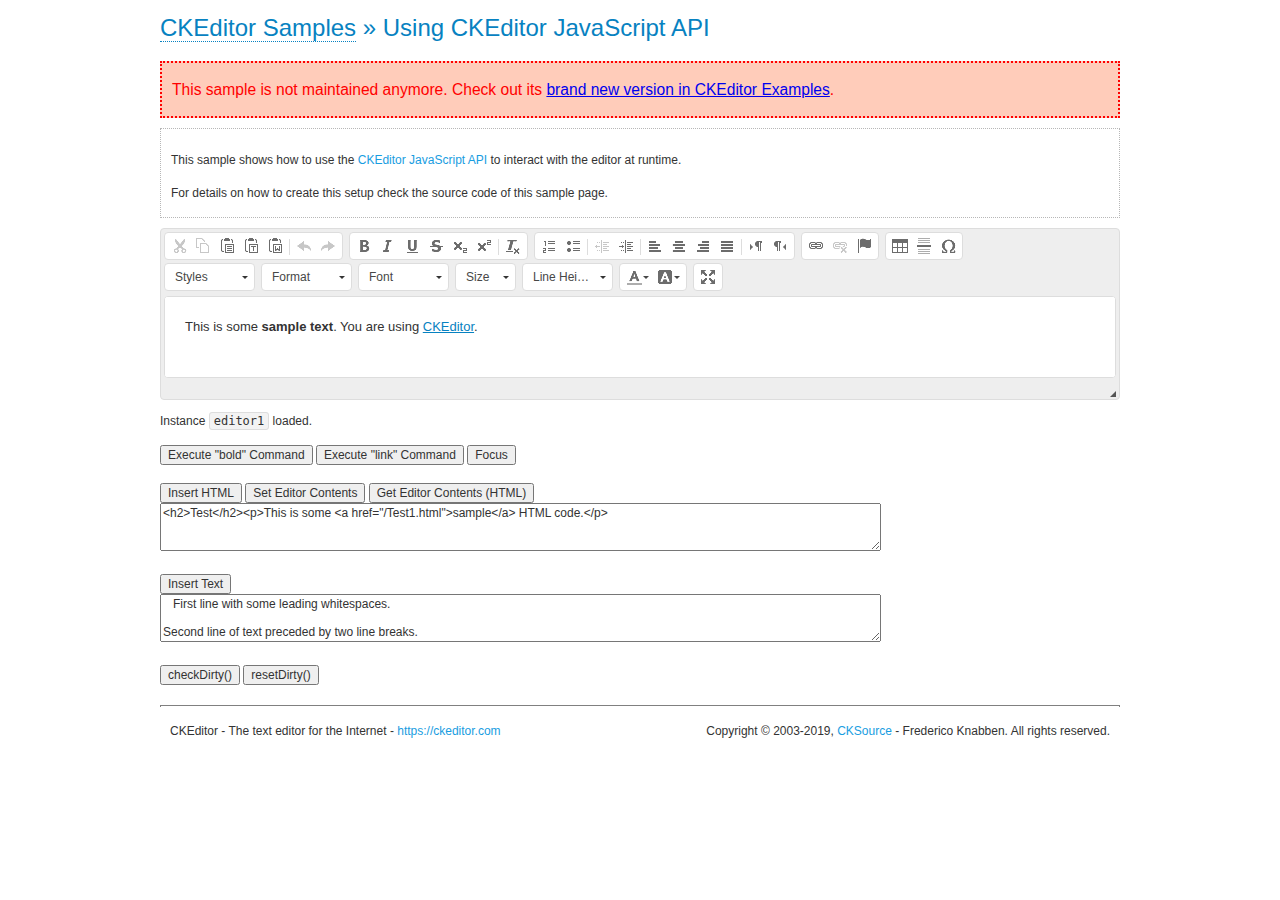
<file: src/js/memory/h5p/h5p-editor-php-library/ckeditor/samples/old/api.html>
<!DOCTYPE html>
<!--
Copyright (c) 2003-2019, CKSource - Frederico Knabben. All rights reserved.
For licensing, see LICENSE.md or https://ckeditor.com/legal/ckeditor-oss-license
-->
<html>
<head>
	<meta charset="utf-8">
	<title>API Usage &mdash; CKEditor Sample</title>
	<script src="../../ckeditor.js"></script>
	<link href="sample.css" rel="stylesheet">
	<script>

// The instanceReady event is fired, when an instance of CKEditor has finished
// its initialization.
CKEDITOR.on( 'instanceReady', function( ev ) {
	// Show the editor name and description in the browser status bar.
	document.getElementById( 'eMessage' ).innerHTML = 'Instance <code>' + ev.editor.name + '<\/code> loaded.';

	// Show this sample buttons.
	document.getElementById( 'eButtons' ).style.display = 'block';
});

function InsertHTML() {
	// Get the editor instance that we want to interact with.
	var editor = CKEDITOR.instances.editor1;
	var value = document.getElementById( 'htmlArea' ).value;

	// Check the active editing mode.
	if ( editor.mode == 'wysiwyg' )
	{
		// Insert HTML code.
		// https://ckeditor.com/docs/ckeditor4/latest/api/CKEDITOR_editor.html#method-insertHtml
		editor.insertHtml( value );
	}
	else
		alert( 'You must be in WYSIWYG mode!' );
}

function InsertText() {
	// Get the editor instance that we want to interact with.
	var editor = CKEDITOR.instances.editor1;
	var value = document.getElementById( 'txtArea' ).value;

	// Check the active editing mode.
	if ( editor.mode == 'wysiwyg' )
	{
		// Insert as plain text.
		// https://ckeditor.com/docs/ckeditor4/latest/api/CKEDITOR_editor.html#method-insertText
		editor.insertText( value );
	}
	else
		alert( 'You must be in WYSIWYG mode!' );
}

function SetContents() {
	// Get the editor instance that we want to interact with.
	var editor = CKEDITOR.instances.editor1;
	var value = document.getElementById( 'htmlArea' ).value;

	// Set editor contents (replace current contents).
	// https://ckeditor.com/docs/ckeditor4/latest/api/CKEDITOR_editor.html#method-setData
	editor.setData( value );
}

function GetContents() {
	// Get the editor instance that you want to interact with.
	var editor = CKEDITOR.instances.editor1;

	// Get editor contents
	// https://ckeditor.com/docs/ckeditor4/latest/api/CKEDITOR_editor.html#method-getData
	alert( editor.getData() );
}

function ExecuteCommand( commandName ) {
	// Get the editor instance that we want to interact with.
	var editor = CKEDITOR.instances.editor1;

	// Check the active editing mode.
	if ( editor.mode == 'wysiwyg' )
	{
		// Execute the command.
		// https://ckeditor.com/docs/ckeditor4/latest/api/CKEDITOR_editor.html#method-execCommand
		editor.execCommand( commandName );
	}
	else
		alert( 'You must be in WYSIWYG mode!' );
}

function CheckDirty() {
	// Get the editor instance that we want to interact with.
	var editor = CKEDITOR.instances.editor1;
	// Checks whether the current editor contents present changes when compared
	// to the contents loaded into the editor at startup
	// https://ckeditor.com/docs/ckeditor4/latest/api/CKEDITOR_editor.html#method-checkDirty
	alert( editor.checkDirty() );
}

function ResetDirty() {
	// Get the editor instance that we want to interact with.
	var editor = CKEDITOR.instances.editor1;
	// Resets the "dirty state" of the editor (see CheckDirty())
	// https://ckeditor.com/docs/ckeditor4/latest/api/CKEDITOR_editor.html#method-resetDirty
	editor.resetDirty();
	alert( 'The "IsDirty" status has been reset' );
}

function Focus() {
	CKEDITOR.instances.editor1.focus();
}

function onFocus() {
	document.getElementById( 'eMessage' ).innerHTML = '<b>' + this.name + ' is focused </b>';
}

function onBlur() {
	document.getElementById( 'eMessage' ).innerHTML = this.name + ' lost focus';
}

	</script>

</head>
<body>
	<h1 class="samples">
		<a href="index.html">CKEditor Samples</a> &raquo; Using CKEditor JavaScript API
	</h1>
	<div class="warning deprecated">
		This sample is not maintained anymore. Check out its <a href="https://ckeditor.com/docs/ckeditor4/latest/examples/api.html">brand new version in CKEditor Examples</a>.
	</div>
	<div class="description">
	<p>
		This sample shows how to use the
		<a class="samples" href="https://ckeditor.com/docs/ckeditor4/latest/api/CKEDITOR_editor.html">CKEditor JavaScript API</a>
		to interact with the editor at runtime.
	</p>
	<p>
		For details on how to create this setup check the source code of this sample page.
	</p>
	</div>

	<!-- This <div> holds alert messages to be display in the sample page. -->
	<div id="alerts">
		<noscript>
			<p>
				<strong>CKEditor requires JavaScript to run</strong>. In a browser with no JavaScript
				support, like yours, you should still see the contents (HTML data) and you should
				be able to edit it normally, without a rich editor interface.
			</p>
		</noscript>
	</div>
	<form action="../../../samples/sample_posteddata.php" method="post">
		<textarea cols="100" id="editor1" name="editor1" rows="10">&lt;p&gt;This is some &lt;strong&gt;sample text&lt;/strong&gt;. You are using &lt;a href="https://ckeditor.com/"&gt;CKEditor&lt;/a&gt;.&lt;/p&gt;</textarea>

		<script>
			// Replace the <textarea id="editor1"> with an CKEditor instance.
			CKEDITOR.replace( 'editor1', {
				on: {
					focus: onFocus,
					blur: onBlur,

					// Check for availability of corresponding plugins.
					pluginsLoaded: function( evt ) {
						var doc = CKEDITOR.document, ed = evt.editor;
						if ( !ed.getCommand( 'bold' ) )
							doc.getById( 'exec-bold' ).hide();
						if ( !ed.getCommand( 'link' ) )
							doc.getById( 'exec-link' ).hide();
					}
				}
			});
		</script>

		<p id="eMessage">
		</p>

		<div id="eButtons" style="display: none">
			<input id="exec-bold" onclick="ExecuteCommand('bold');" type="button" value="Execute &quot;bold&quot; Command">
			<input id="exec-link" onclick="ExecuteCommand('link');" type="button" value="Execute &quot;link&quot; Command">
			<input onclick="Focus();" type="button" value="Focus">
			<br><br>
			<input onclick="InsertHTML();" type="button" value="Insert HTML">
			<input onclick="SetContents();" type="button" value="Set Editor Contents">
			<input onclick="GetContents();" type="button" value="Get Editor Contents (HTML)">
			<br>
			<textarea cols="100" id="htmlArea" rows="3">&lt;h2&gt;Test&lt;/h2&gt;&lt;p&gt;This is some &lt;a href="/Test1.html"&gt;sample&lt;/a&gt; HTML code.&lt;/p&gt;</textarea>
			<br>
			<br>
			<input onclick="InsertText();" type="button" value="Insert Text">
			<br>
			<textarea cols="100" id="txtArea" rows="3">   First line with some leading whitespaces.

Second line of text preceded by two line breaks.</textarea>
			<br>
			<br>
			<input onclick="CheckDirty();" type="button" value="checkDirty()">
			<input onclick="ResetDirty();" type="button" value="resetDirty()">
		</div>
	</form>
	<div id="footer">
		<hr>
		<p>
			CKEditor - The text editor for the Internet - <a class="samples" href="https://ckeditor.com/">https://ckeditor.com</a>
		</p>
		<p id="copy">
			Copyright &copy; 2003-2019, <a class="samples" href="https://cksource.com/">CKSource</a> - Frederico
			Knabben. All rights reserved.
		</p>
	</div>
</body>
</html>
</file>
<file: src/css/style.css>
/****
* DIGITALE SAFARI
* main stylesheet
****/

/* color scheme
F2F3F4 white
aeb1b7 | 132, 137, 145 | bluegrey
332A35 midgrey
767C87 bluegrey hue#2
1C1C21 darkgrey
*/

* {
  padding: 0;
  margin: 0;
  font-family: Helvetica, sans-serif;
}

a, a:hover, a:focus, a:active {
  text-decoration: none;
}

/***** NAVI *****/
nav {
  padding: 2em 2em 1em 2em;
  text-align: right;
  color: #F2F3F4;
  background-color: #332a35;
}

.logoDiv {
  text-align: left;
}

#logo {
  height: 5em;
  margin-left: 2em;
  width: auto;
  float: left;
}

nav ul {
  width: 100%;
  display: inline;
  text-align: right;
  text-decoration: none;
  list-style-type: none;
}

nav ul li, nav ul li a {
  padding: 1.5em;
  border-radius: 5px;
  display: inline;
  text-align: right;
  font-family: 'Montserrat', sans-serif;
  color: inherit;
}

nav ul li a:hover, nav ul li a:focus, nav ul li a:active {
  text-decoration: none;
  color: #aeb1b7;
  background-color: rgba(132, 137, 145, 0.2);
}

/***** HEADING *****/
.rowDark {
  color: #aeb1b7;
  background-color: #1C1C21;
}

.rowHeading {
  padding: 15em 2em;
  text-align: center;
  background: url("../img/griph2.png"), radial-gradient(#332a35 20%, #1c1c21);
  background-size: 80%, cover;
  background-repeat: no-repeat, no-repeat;
  background-position: top right, center;
}

.rowHeading h1 {
  line-height: 0.8em;
  font-size: 4em;
  font-family: 'Bitter', serif;
}

.rowHeading h1 span {
  font-size: 0.3em;
  font-family: 'Montserrat', sans-serif;
}

/***** CATEGORIES ****/
.rowLight {
  padding: 7em 2em;
  color: #aeb1b7;
  background-color: #F2F3F4;
}

.rowLight .categoryCard {
  padding: 3em 2em;
  border-radius: 6px;
  margin: 2em;
  text-align: center;
  background-color: #332a35;
  box-shadow: 0 1px 3px rgba(0,0,0,0.12), 0 1px 2px rgba(0,0,0,0.24);
  transition: box-shadow 0.3s cubic-bezier(.25,.8,.25,1);
}

.rowLight .categoryCard:hover,.rowLight .categoryCard:focus,.rowLight .categoryCard:active {
  position: relative;
  top: -0.2em;
  box-shadow: 0 14px 28px rgba(0,0,0,0.25), 0 10px 10px rgba(0,0,0,0.22);
}

.rowLight .categoryCard h2 {
  font-size: 1.5em;
  font-family: 'Bitter', serif;
  color: #f2f3f4;
}

.rowLight .categoryCard p {
  font-size: 0.9em;
  font-family: 'Montserrat';
}

.rowLight .categoryCard a {
  padding: 0.7em;
  border: 1px solid #f2f3f4;
  border-radius: 30px;
  display: inline-block;
  color: #f2f3f4;
  background-color: transparent;
}

.rowLight .categoryCard a:hover, .rowLight .categoryCard a:focus, .rowLight .categoryCard a:active {
  border-color: #f2f3f4;
  text-decoration: none;
  color: #332a35;
  background-color: #f2f3f4;
}

/***** AUTHORS *****/
.rowAuthors {
  padding: 0em 8em;
}

h2.authors, .rowChamaeleon h2 {
  font-family: 'Montserrat';
  font-weight: 100;
  font-size: 1.5em;
  padding: 1.5em;
}

h2.authors {
  margin-bottom: 5em;
}

.rowAuthors .card {
  padding: 3em 1.5em;
  border: 6px;
  margin: 1em 1.5em 8em 1.5em;
  color: #332a35;
}

.rowAuthors .authorImage {
  width: 100%;
  padding-top: 100%;
  border-radius: 10px;
  position: relative;
  top: -8em;
  background-position: 60% 15%;
  background-repeat: no-repeat;
  background-color: #332a35;
  background-size: 110%;
}

.rowAuthors .author1 {
  background-image: url("../img/author1.jpg");
}
.rowAuthors .author2 {
  background-image: url("../img/author2.jpg");
}
.rowAuthors .author3 {
  background-image: url("../img/author3.jpg");
}
.rowAuthors .author4 {
  background-image: url("../img/author4.png");
}
.rowAuthors .author5 {
  background-image: url("../img/author5.jpg");
}
.rowAuthors .author6 {
  background-image: url("../img/author6.jpg");
}

.rowAuthors .card h3 {
  margin-top: -4em;
  font-size: 1.3em;
}

.rowAuthors .card p {
  font-size: 0.8em;
}

.rowAuthors .card .button, .button {
  padding: 0.7em;
  border: 1px solid #332a35;
  border-radius: 30px;
  margin: auto;
  display: inline-block;
  text-align: left;
  text-decoration: none;
  color: #332a35;
  background-color: transparent;
}

.rowAuthors .card .button:hover, .rowAuthors .card .button:focus, .rowAuthors .card .button:active,
.button:hover, .button:focus, .button:active {
  text-decoration: none;
  color: #f2f3f4;
  background-color: #332a35;
  cursor: pointer;
}

.rowAuthors .authorCard2 {
  color: #f2f3f4;
  background-color: #332a35;
}

.rowAuthors .authorCard2 .button, .buttonLight {
  border: 1px solid #f2f3f4;
  color: #f2f3f4;
}

.rowAuthors .authorCard2 .button:hover, .rowAuthors .authorCard .button:focus, .rowAuthors .authorCard .button:active,
.buttonLight:hover, .buttonLight:focus, .buttonLight:active {
  color: #332a35;
  background-color: #f2f3f4;
}

.rowAuthors .authorCard3 {
  background-color: #F2F3F4;
}

.rowAuthors .card #author1, .rowAuthors .card #author2, .rowAuthors .card #author3,
.rowAuthors .card #author4, .rowAuthors .card #author5, .rowAuthors .card #author6 {
  display: none;
}

/***** TEAM *****/
.rowChamaeleon {
  min-height: 800px;
  background: url("../img/chamaeleo/ChamaeleoDaVinci_deckend.png") center no-repeat;
  background-size: cover;
}

.cardChamaeleon {

}

.chamText {
  background-color: rgba(255, 255, 255, 0.6);
}

.chamText p {
  padding: 3em;
  font-family: 'Montserrat', sans-serif;
  color: #332a35;
}

/***** FOOTER *****/
footer {
  padding: 2em;
  text-align: center;
  justify-content: justify;
  background-color: #332a35;
}

footer > div > a {
  padding: 2em;
  text-decoration: none;
  color: #f2f3f4;
}

footer a:hover, footer a:focus, footer a:active {
  text-decoration: none;
  color: #e2e3e4;
}

footer ul, footer ul li {
  padding: 0em 4em;
  display: inline;
  list-style-type: none;
}

footer ul li img {
  height: 3em;
  width: auto;
}



/***** GAMES *****/
/* menu */
.rowGames {
  text-align: center;
  background: #1c1c21;
}

.rowDark .col-xs-12 {
  padding: 0;
}

.rowGames .menu {
  height: 300vh;
  background-color: #767C87;
}

.rowGames .menuBroad {
  width: 100%;
  padding: 1em;
  margin: 0;
  text-align: center;
  background-color: #767c87;
}

.rowGames img {
  height: 5em;
  width: 5em;
  padding: 0.5em;
  border-radius: 50%;
  text-align: center;
  background-color: #1c1c21;
}

.rowGames .menu img {
  margin-top: 3em;
  margin-bottom: 10vh;
}

.rowGames .menuBroad img {
  margin: 0em 2em;
  display: inline;
}

.rowGames img:hover, .rowGames img:focus, .rowGames img:active {
  background-color: #332A35;
  cursor:pointer;
}

/* game interface */
.game {
  min-height: 100vh;
}

.game h1 {
  padding-top: 1em;
  font-family: 'Bitter', serif;
}

#memo, #zombie, #punch {
  display: none;
}

/* memo game */
#memo {
  height: 60vh;
  width: auto;
}

#memo img {
  padding: 0;
  border: none;
  border-radius: 0;
}

/* zombie game */
.regeln p {
  padding: 0.3em;
}

.regeln p img {
  height: 1.8em;
  width: auto;
  padding: 0;
  border-radius: 0;
  margin: 0;
}



/***** CREATE *****/
.rowCreate {
  padding: 7em 2em;
  text-align: center;
  color: #332a35;
  background-color: #f2f3f4;
}



/***** RESPONSIVE *****/
@media only screen and (max-width: 1000px) {

    .rowAuthors {
      padding: 3em;
    }

}

@media only screen and (max-width: 850px) {

    .rowHeading {
      background: radial-gradient(#332a35 20%, #1c1c21) center no-repeat;
    }

    .rowLight {
      padding: 5em 0em;
    }

}

@media only screen and (max-width: 719px) {

    .rowAuthors {
      padding: 0em;
    }

}




/* TIMELINE */
.vis-background, .vis-labelset, .vis-timeline {
  overflow: hidden
}

.vis .overlay {
  position: absolute;
  top: 0;
  left: 0;
  width: 100%;
  height: 100%;
  z-index: 10
}

.vis-active {
  box-shadow: 0 0 10px #86d5f8
}

.vis [class*=span] {
  min-height: 0;
  width: auto
}

.vis-panel, .vis-timeline {
  padding: 0;
  box-sizing: border-box
}

.vis-timeline {
  position: relative;
  border: 1px solid #bfbfbf;
  margin: 0
}

.vis-panel {
  position: absolute;
  margin: 0
}

.vis-panel.vis-bottom, .vis-panel.vis-center, .vis-panel.vis-left, .vis-panel.vis-right, .vis-panel.vis-top {
  border: 1px #bfbfbf
}

.vis-panel.vis-center, .vis-panel.vis-left, .vis-panel.vis-right {
  border-top-style: solid;
  border-bottom-style: solid;
  overflow: hidden
}

.vis-panel.vis-bottom, .vis-panel.vis-center, .vis-panel.vis-top {
  border-left-style: solid;
  border-right-style: solid
}

.vis-panel>.vis-content {
  position: relative
}

.vis-panel .vis-shadow {
  position: absolute;
  width: 100%;
  height: 1px;
  box-shadow: 0 0 10px rgba(0, 0, 0, .8)
}

.vis-itemset, .vis-labelset, .vis-labelset .vis-label {
  position: relative;
  box-sizing: border-box
}

.vis-panel .vis-shadow.vis-top {
  top: -1px;
  left: 0
}

.vis-panel .vis-shadow.vis-bottom {
  bottom: -1px;
  left: 0
}

.vis-labelset .vis-label {
  left: 0;
  top: 0;
  width: 100%;
  color: #4d4d4d;
  border-bottom: 1px solid #bfbfbf
}

.vis-labelset .vis-label.draggable {
  cursor: pointer
}

.vis-labelset .vis-label:last-child {
  border-bottom: none
}

.vis-labelset .vis-label .vis-inner {
  display: inline-block;
  padding: 5px
}

.vis-labelset .vis-label .vis-inner.vis-hidden {
  padding: 0
}

.vis-itemset {
  padding: 0;
  margin: 0
}

.vis-itemset .vis-background, .vis-itemset .vis-foreground {
  position: absolute;
  width: 100%;
  height: 100%;
  overflow: visible
}

.vis-axis {
  position: absolute;
  width: 100%;
  height: 0;
  left: 0;
  z-index: 1
}

.vis-foreground .vis-group {
  position: relative;
  box-sizing: border-box;
  border-bottom: 1px solid #bfbfbf
}

.vis-foreground .vis-group:last-child {
  border-bottom: none
}

.vis-overlay {
  position: absolute;
  top: 0;
  left: 0;
  width: 100%;
  height: 100%;
  z-index: 10
}

.vis-item {
  position: absolute;
  color: #1A1A1A;
  border-color: transparent;
  border-width: 1px;
  background-color:#FFC200;
  display: inline-block;
  font-family: Helvetica, sans-serif;
}

.vis-item.vis-point.vis-selected, .vis-item.vis-selected {
  background-color: rgb(29, 123, 29);
}

.vis-item.vis-selected {
  border-color: rgb(51,77,65, 0.5);
  z-index: 2
}

.vis-item.vis-box {
  text-align: center;
  border-style: solid;
  border-radius: 2px
}

.vis-item.vis-point {
  background: 0 0
}

.vis-item.vis-dot {
  position: absolute;
  padding: 0;
  border-width: 4px;
  border-style: solid;
  border-radius: 4px
}

.vis-item.vis-range {
    background-color:rgb(51, 42, 53, .7);
    color: white;
    border-style: solid;
    border-radius: 2px;
    box-sizing: border-box
}
.vis-item .vis-range .vis-selected .vis-readonly, .vis-item.vis-selected{
  background-color: rgb(29, 123, 29);
  color: white;

}


.vis-item.vis-background {
  border: none;
  background-color: rgba(213, 221, 246, .4);
  box-sizing: border-box;
  padding: 0;
  margin: 0
}

.vis-item .vis-item-overflow {
  position: relative;
  width: 100%;
  height: 100%;
  padding: 0;
  margin: 0;
  overflow: hidden
}

.vis-item.vis-range .vis-item-content {
  position: relative;
  display: inline-block
}

.vis-item.vis-background .vis-item-content {
  position: absolute;
  display: block
}

.vis-item.vis-line {
  padding: 0;
  position: absolute;
  width: 0;
  border-left-width: 1px;
  border-left-style: solid
}

.vis-item .vis-item-content {
  white-space: nowrap;
  box-sizing: border-box;
  padding: 5px
}

.vis-item.vis-range .vis-drag-left {
  position: absolute;
  width: 24px;
  max-width: 20%;
  min-width: 2px;
  height: 100%;
  top: 0;
  left: -4px;
  cursor: w-resize
}

.vis-item.vis-range .vis-drag-right {
  position: absolute;
  width: 24px;
  max-width: 20%;
  min-width: 2px;
  height: 100%;
  top: 0;
  right: -4px;
  cursor: e-resize
}

.vis-range.vis-item.vis-readonly .vis-drag-left, .vis-range.vis-item.vis-readonly .vis-drag-right {
  cursor: auto
}

.vis-time-axis {
  position: relative;
  overflow: hidden
}

.vis-time-axis.vis-foreground {
  top: 0;
  left: 0;
  width: 100%;
  background-color: white
}

.vis-time-axis.vis-background {
  position: absolute;
  top: 0;
  left: 0;
  width: 100%;
  height: 100%
}

.vis-time-axis .vis-text {
  position: absolute;
  color: #4d4d4d;
  padding: 3px;
  overflow: hidden;
  box-sizing: border-box;
  white-space: nowrap
}

.vis-time-axis .vis-text.vis-measure {
  position: absolute;
  padding-left: 0;
  padding-right: 0;
  margin-left: 0;
  margin-right: 0;
  visibility: hidden
}

.vis-time-axis .vis-grid.vis-vertical {
  position: absolute;
  border-left: 1px solid
}

.vis-time-axis .vis-grid.vis-vertical-rtl {
  position: absolute;
  border-right: 1px solid
}

.vis-time-axis .vis-grid.vis-minor {
  border-color: #e5e5e5
}

.vis-time-axis .vis-grid.vis-major {
  border-color: #bfbfbf
}

.vis-current-time {
  background-color: #FF7F6E;
  width: 2px;
  z-index: 1
}

.vis-panel.vis-background.vis-horizontal .vis-grid.vis-horizontal {
  position: absolute;
  width: 100%;
  height: 0;
  border-bottom: 1px solid
}

.vis-panel.vis-background.vis-horizontal .vis-grid.vis-minor {
  border-color: #e5e5e5
}

.vis-panel.vis-background.vis-horizontal .vis-grid.vis-major {
  border-color: #bfbfbf
}

.vis-data-axis .vis-y-axis.vis-major {
  width: 100%;
  position: absolute;
  color: #4d4d4d;
  white-space: nowrap
}

.vis-data-axis .vis-y-axis.vis-major.vis-measure {
  padding: 0;
  margin: 0;
  border: 0;
  visibility: hidden;
  width: auto
}

.vis-data-axis .vis-y-axis.vis-minor {
  position: absolute;
  width: 100%;
  color: #bebebe;
  white-space: nowrap
}

.vis-data-axis .vis-y-axis.vis-minor.vis-measure {
  padding: 0;
  margin: 0;
  border: 0;
  visibility: hidden;
  width: auto
}

.vis-data-axis .vis-y-axis.vis-title {
  position: absolute;
  color: #4d4d4d;
  white-space: nowrap;
  bottom: 20px;
  text-align: center
}

.vis-data-axis .vis-y-axis.vis-title.vis-measure {
  padding: 0;
  margin: 0;
  visibility: hidden;
  width: auto
}

.vis-timeline .vis-fill {
  fill-opacity: .1;
  stroke: none
}

.vis-timeline .vis-bar {
  fill-opacity: .5;
  stroke-width: 1px
}

.vis-timeline .vis-point {
  stroke-width: 2px;
  fill-opacity: 1
}

.vis-timeline .vis-icon-fill {
  fill-opacity: .3;
  stroke: none
}
</file>
<file: src/js/memory/h5p/h5p-editor-php-library/ckeditor/samples/css/samples.css>
/**
 * @license Copyright (c) 2003-2019, CKSource - Frederico Knabben. All rights reserved.
 * For licensing, see LICENSE.md or https://ckeditor.com/legal/ckeditor-oss-license
 */
@media (max-width: 900px) {
  .global-is-mobile-hidden {
    display: none !important;
  }
}
article,
aside,
details,
figcaption,
figure,
footer,
header,
hgroup,
main,
menu,
nav,
section {
  display: block;
}
body,
html {
  margin: 0;
  padding: 0;
  font: 16px / 1.8 Arial, 'Helvetica Neue', Helvetica, sans-serif;
  font-weight: 300;
  color: #575757;
}
.grid-width-10 {
  width: 10%;
}
.grid-width-20 {
  width: 20%;
}
.grid-width-30 {
  width: 30%;
}
.grid-width-40 {
  width: 40%;
}
.grid-width-50 {
  width: 50%;
}
.grid-width-60 {
  width: 60%;
}
.grid-width-70 {
  width: 70%;
}
.grid-width-80 {
  width: 80%;
}
.grid-width-90 {
  width: 90%;
}
.grid-width-100 {
  width: 100%;
}
@media (max-width: 900px) {
  .grid-width-10,
  .grid-width-20,
  .grid-width-30,
  .grid-width-40,
  .grid-width-50,
  .grid-width-60,
  .grid-width-70,
  .grid-width-80,
  .grid-width-90,
  .grid-width-100 {
    width: 100%;
  }
}
*[class*="grid-width"] {
  -webkit-box-sizing: border-box;
  -moz-box-sizing: border-box;
  box-sizing: border-box;
  padding-left: 4%;
  padding-right: 4%;
  float: left;
}
*[class*="grid-width"]:after,
.grid-container:after,
*[class*="grid-width"]:before,
.grid-container:before {
  content: '';
  display: block;
  overflow: hidden;
  visibility: hidden;
  font-size: 0;
  line-height: 0;
  width: 0;
  height: 0;
}
*[class*="grid-width"]:after,
.grid-container:after {
  clear: both;
}
.grid-container {
  -webkit-box-sizing: border-box;
  -moz-box-sizing: border-box;
  box-sizing: border-box;
  margin-left: auto;
  margin-right: auto;
}
.grid-container-nested *[class*="grid-width"]:first-child {
  padding-left: 0;
}
.grid-container-nested *[class*="grid-width"]:last-child {
  padding-right: 0;
}
@media (max-width: 900px) {
  .grid-container-nested *[class*="grid-width"]:first-child {
    padding-left: 4%;
  }
  .grid-container-nested *[class*="grid-width"]:last-child {
    padding-right: 4%;
  }
}
.header-a {
  min-height: 140px;
  overflow: hidden;
}
.header-a .header-a-logo {
  margin: 40px 0 0;
}
@media (max-width: 900px) {
  .header-a .header-a-logo {
    text-align: center;
  }
}
.header-a .header-a-logo img {
  border: transparent;
}
.navigation-a {
  height: 30px;
  background: #3D3D3D;
  position: absolute;
  left: 0;
  right: 0;
  top: 0;
  padding: 0;
  overflow: hidden;
}
@media (max-width: 900px) {
  .navigation-a {
    text-align: center;
  }
}
.navigation-a ul {
  list-style: none;
  margin: 0;
  overflow: hidden;
}
.navigation-a ul li,
.navigation-a ul li a {
  display: inline-block;
}
@media (max-width: 900px) {
  .navigation-a ul {
    width: auto;
    text-overflow: ellipsis;
    white-space: nowrap;
    display: inline-block;
    float: none;
  }
  .navigation-a ul:before,
  .navigation-a ul:after {
    display: none;
  }
}
.navigation-a ul.navigation-a-left {
  text-align: left;
}
@media (max-width: 900px) {
  .navigation-a ul.navigation-a-left {
    padding-right: 0;
  }
}
.navigation-a ul.navigation-a-right {
  text-align: right;
}
@media (max-width: 900px) {
  .navigation-a ul.navigation-a-right {
    padding-left: 23px;
  }
}
.navigation-a ul li + li {
  margin-left: 23px;
}
.navigation-a ul li a {
  font-size: 10px;
  font-size: 0.625rem;
  line-height: 18px;
  line-height: 1.13rem;
  line-height: 30px;
  float: left;
  color: #ddd;
  font-weight: bold;
  text-decoration: none;
  text-transform: uppercase;
}
.navigation-a ul li a:hover {
  cursor: pointer;
  color: #fff;
}
.icon-navigation-a-github:before,
.icon-navigation-a-github:after {
  background-image: url("[data-uri]");
}
.navigation-b {
  text-align: right;
  margin: 52px 0 0;
  overflow: visible;
}
@media (max-width: 900px) {
  .navigation-b {
    text-align: center;
    margin-top: 20px;
    padding: 0;
  }
}
.navigation-b ul {
  padding: 0;
  list-style: none;
  margin: 0;
  overflow: visible;
}
.navigation-b ul li,
.navigation-b ul li a {
  display: inline-block;
}
@media (max-width: 900px) {
  .navigation-b ul {
    display: table;
    width: 100%;
    padding-bottom: 1.5em;
  }
}
@media (max-width: 900px) {
  .navigation-b ul li {
    display: table-row;
  }
}
.navigation-b ul li + li {
  margin-left: 20px;
}
@media (max-width: 900px) {
  .navigation-b ul li + li {
    margin-left: 0;
  }
}
.navigation-b ul li a {
  -webkit-box-sizing: border-box;
  -moz-box-sizing: border-box;
  box-sizing: border-box;
  text-transform: uppercase;
  text-decoration: none;
  outline: none;
}
@media (max-width: 900px) {
  .navigation-b ul li a {
    width: 100%;
    -webkit-border-radius: 0;
    -webkit-background-clip: padding-box;
    -moz-border-radius: 0;
    -moz-background-clip: padding;
    border-radius: 0;
    background-clip: padding-box;
  }
}
.footer-a {
  font-size: 13px;
  font-size: 0.8125rem;
  line-height: 23.4px;
  line-height: 1.46rem;
  padding-top: 2.25em;
  padding-bottom: 2.25em;
  overflow: hidden;
  color: #8a8a8a;
}
.footer-a a {
  color: #0287D0;
  text-decoration: none;
  border-bottom: 1px dotted #0287D0;
}
.footer-a a:hover {
  color: #0277b7;
}
.footer-a p {
  margin: 0;
  display: inline-block;
  text-align: center;
}
.content {
  font-size: 14px;
  font-size: 0.875rem;
  line-height: 25.2px;
  line-height: 1.57rem;
  overflow: hidden;
  padding-top: 1.5em;
  padding-bottom: 1.5em;
}
.content p {
  margin: 0.75em 0;
}
.content ul,
.content ol,
.content pre,
.content blockquote,
.content textarea:not([class^="cke"]),
.content .cke {
  margin: 1.875em 0;
}
.content code,
.content kbd {
  -webkit-border-radius: 3px;
  -webkit-background-clip: padding-box;
  -moz-border-radius: 3px;
  -moz-background-clip: padding;
  border-radius: 3px;
  background-clip: padding-box;
  padding: 3px 4px;
}
.content pre,
.content code,
.content kbd,
.content blockquote {
  background: #f5f5f5;
}
.content blockquote,
.content pre {
  background: none;
  border-left: 4px solid #0287D0;
  padding: 1.5em 2.25em;
}
.content p a,
.content ul a,
.content ol a,
.content blockquote a,
.content h1 a,
.content h2 a,
.content h3 a,
.content h4 a,
.content h5 a {
  color: #0287D0;
  text-decoration: none;
  border-bottom: 1px dotted #0287D0;
}
.content p a:hover,
.content ul a:hover,
.content ol a:hover,
.content blockquote a:hover,
.content h1 a:hover,
.content h2 a:hover,
.content h3 a:hover,
.content h4 a:hover,
.content h5 a:hover {
  color: #0277b7;
}
.content h1,
.content h2,
.content h3,
.content h4,
.content h5 {
  color: #000;
  font-weight: 100;
}
.content h1 code,
.content h2 code,
.content h3 code,
.content h4 code,
.content h5 code,
.content h1 kbd,
.content h2 kbd,
.content h3 kbd,
.content h4 kbd,
.content h5 kbd {
  font-size: inherit;
}
.content h1 a.content-heading-anchor,
.content h2 a.content-heading-anchor,
.content h3 a.content-heading-anchor,
.content h4 a.content-heading-anchor,
.content h5 a.content-heading-anchor {
  font-weight: 100;
  vertical-align: middle;
  opacity: 0;
  border: 0;
}
.content h1:hover a.content-heading-anchor,
.content h2:hover a.content-heading-anchor,
.content h3:hover a.content-heading-anchor,
.content h4:hover a.content-heading-anchor,
.content h5:hover a.content-heading-anchor {
  opacity: 1;
}
.content h1:target a,
.content h2:target a,
.content h3:target a,
.content h4:target a,
.content h5:target a {
  -webkit-animation: targetLinkOpacity 0.5s linear alternate;
  -moz-animation: targetLinkOpacity 0.5s linear alternate;
  -o-animation: targetLinkOpacity 0.5s linear alternate;
  animation: targetLinkOpacity 0.5s linear alternate;
  opacity: 1;
}
.content input,
.content select,
.content textarea:not([class^="cke"]) {
  -webkit-border-radius: 3px;
  -webkit-background-clip: padding-box;
  -moz-border-radius: 3px;
  -moz-background-clip: padding;
  border-radius: 3px;
  background-clip: padding-box;
  -webkit-box-shadow: inset 0 1px 1px rgba(0, 0, 0, 0.08);
  -moz-box-shadow: inset 0 1px 1px rgba(0, 0, 0, 0.08);
  box-shadow: inset 0 1px 1px rgba(0, 0, 0, 0.08);
  font: inherit;
  color: inherit;
  border: 1px solid #D9D9D9;
  padding: .2em .5em;
}
.content input:focus,
.content select:focus,
.content textarea:not([class^="cke"]):focus {
  border-color: #66afe9;
  outline: 0;
  -webkit-box-shadow: inset 0 1px 1px rgba(0, 0, 0, 0.08), 0 0 8px #93c6ef;
  -moz-box-shadow: inset 0 1px 1px rgba(0, 0, 0, 0.08), 0 0 8px #93c6ef;
  box-shadow: inset 0 1px 1px rgba(0, 0, 0, 0.08), 0 0 8px #93c6ef;
}
.content abbr {
  border-bottom: 1px dotted #666;
  cursor: pointer;
}
.content blockquote {
  font-style: italic;
  font-family: Georgia, Times, "Times New Roman", serif;
  font-size: 16px;
  font-size: 1rem;
  line-height: 28.8px;
  line-height: 1.8rem;
}
.content em {
  font-style: italic;
}
.content h1 {
  font-size: 36px;
  font-size: 2.25rem;
  line-height: 64.8px;
  line-height: 4.05rem;
  margin: 1.125em 0 0;
}
.content h2 {
  font-size: 27.2px;
  font-size: 1.7rem;
  line-height: 48.96px;
  line-height: 3.06rem;
  margin: 0.9em 0 0;
}
.content h3 {
  font-size: 24px;
  font-size: 1.5rem;
  line-height: 43.2px;
  line-height: 2.7rem;
  font-weight: 500;
  margin: 0.75em 0 0;
}
.content h4 {
  font-size: 19.2px;
  font-size: 1.2rem;
  line-height: 34.56px;
  line-height: 2.16rem;
  font-weight: 500;
  margin: 0.75em 0 0;
}
.content h5 {
  font-size: 17.6px;
  font-size: 1.1rem;
  line-height: 31.68px;
  line-height: 1.98rem;
  font-weight: 500;
  margin: 0.75em 0 0;
}
.content hr {
  border: 0;
  border-top: 4px solid #D9D9D9;
  margin: 1.5em 0;
}
.content input[type="text"] {
  height: 1.8em;
  line-height: 1.8em;
}
.content input[type="button"] {
  -webkit-appearance: button;
  -moz-appearance: button;
  appearance: button;
}
.content kbd {
  font-size: 12px;
  font-size: 0.75rem;
  line-height: 21.6px;
  line-height: 1.35rem;
  font-family: Arial, 'Helvetica Neue', Helvetica, sans-serif;
  padding: 2px 6px;
  -webkit-box-shadow: 0 0 4px #fff inset, 0 2px 0 #D9D9D9;
  -moz-box-shadow: 0 0 4px #fff inset, 0 2px 0 #D9D9D9;
  box-shadow: 0 0 4px #fff inset, 0 2px 0 #D9D9D9;
}
.content p img {
  vertical-align: middle;
}
.content p pre {
  padding: 1.5em;
}
.content pre {
  padding: 0;
  border: 0;
  tab-size: 4;
  -o-tab-size: 4;
  -moz-tab-size: 4;
}
.content pre,
.content code {
  font-size: 11.89px;
  font-size: 0.743rem;
  line-height: 21.4px;
  line-height: 1.34rem;
  font-family: Consolas, Menlo, Monaco, Lucida Console, Liberation Mono, DejaVu Sans Mono, Bitstream Vera Sans Mono, Courier New, monospace, serif;
}
.content pre a,
.content code a {
  border: 0;
}
.content pre code {
  padding: 0.75em;
  display: block;
}
.content strong {
  color: #000;
}
.content ul ul,
.content ol ul,
.content ul ol,
.content ol ol {
  margin: 0.75em 0;
}
.content ul li,
.content ol li {
  font-size: 14px;
  font-size: 0.875rem;
  line-height: 30.24px;
  line-height: 1.89rem;
}
.content textarea:not([class^="cke"]) {
  width: 100%;
}
.content div.todo {
  border: 2px dotted #444;
  padding: 10px;
  margin: 60px 0 10px 0;
  /* Remove me some day */
}
.content div.todo:before {
  content: "TODO";
  font-weight: bold;
}
body a.button-a,
body button.button-a,
body input.button-a {
  -webkit-border-radius: 3px;
  -webkit-background-clip: padding-box;
  -moz-border-radius: 3px;
  -moz-background-clip: padding;
  border-radius: 3px;
  background-clip: padding-box;
  font-size: 14px;
  font-size: 0.875rem;
  line-height: 25.2px;
  line-height: 1.57rem;
  height: 36px;
  line-height: 36px;
  padding: 0 1.1em;
  font-weight: 700;
  color: #3e3e3e;
  white-space: nowrap;
  text-decoration: none;
  display: inline-block;
  cursor: pointer;
  border: 0;
  vertical-align: middle;
  margin: 1px 0;
  background: transparent;
}
body a.button-a.icon-pos-left,
body button.button-a.icon-pos-left,
body input.button-a.icon-pos-left {
  padding-left: .8em;
}
body a.button-a.icon-pos-right,
body button.button-a.icon-pos-right,
body input.button-a.icon-pos-right {
  padding-right: .8em;
}
body a.button-a.button-a-no-text,
body button.button-a.button-a-no-text,
body input.button-a.button-a-no-text {
  -webkit-border-radius: 100px;
  -webkit-background-clip: padding-box;
  -moz-border-radius: 100px;
  -moz-background-clip: padding;
  border-radius: 100px;
  background-clip: padding-box;
  width: 36px;
  padding: 0;
  text-indent: -999px;
  overflow: hidden;
  position: relative;
  text-align: center;
}
body a.button-a.button-a-no-text:before,
body button.button-a.button-a-no-text:before,
body input.button-a.button-a-no-text:before {
  position: absolute;
  left: 50%;
  top: 50%;
  margin: -9px 0 0 -9px;
}
@media (max-width: 900px) {
  body a.button-a.button-a-mobile-collapsed,
  body button.button-a.button-a-mobile-collapsed,
  body input.button-a.button-a-mobile-collapsed {
    -webkit-border-radius: 100px;
    -webkit-background-clip: padding-box;
    -moz-border-radius: 100px;
    -moz-background-clip: padding;
    border-radius: 100px;
    background-clip: padding-box;
    width: 36px;
    padding: 0;
    text-indent: -999px;
    overflow: hidden;
    position: relative;
    text-align: center;
  }
  body a.button-a.button-a-mobile-collapsed:before,
  body button.button-a.button-a-mobile-collapsed:before,
  body input.button-a.button-a-mobile-collapsed:before {
    position: absolute;
    left: 50%;
    top: 50%;
    margin: -9px 0 0 -9px;
  }
  body a.button-a.button-a-mobile-collapsed:before,
  body button.button-a.button-a-mobile-collapsed:before,
  body input.button-a.button-a-mobile-collapsed:before {
    position: absolute;
    left: 50%;
    top: 50%;
    margin: -9px 0 0 -9px;
  }
}
body a.button-a:active,
body button.button-a:active,
body input.button-a:active,
body a.button-a:hover,
body button.button-a:hover,
body input.button-a:hover {
  color: #fff;
  background: #0277b7;
}
body a.button-a:focus,
body button.button-a:focus,
body input.button-a:focus {
  border-color: #66afe9;
  outline: 0;
  -webkit-box-shadow: inset 0 1px 1px rgba(0, 0, 0, 0.075), 0 0 8px #93c6ef;
  -moz-box-shadow: inset 0 1px 1px rgba(0, 0, 0, 0.075), 0 0 8px #93c6ef;
  box-shadow: inset 0 1px 1px rgba(0, 0, 0, 0.075), 0 0 8px #93c6ef;
}
body a.button-a-soft,
body button.button-a-soft,
body input.button-a-soft {
  background: #e7e7e7;
}
body a.button-a-soft:active,
body button.button-a-soft:active,
body input.button-a-soft:active,
body a.button-a-soft:hover,
body button.button-a-soft:hover,
body input.button-a-soft:hover {
  color: #3e3e3e;
  background: #cecece;
}
body a.button-a-background,
body button.button-a-background,
body input.button-a-background,
body a.navigation-b ul li a:hover,
body button.navigation-b ul li a:hover,
body input.navigation-b ul li a:hover {
  color: #fff;
  background: #0287D0;
}
body a.button-a-background:active,
body button.button-a-background:active,
body input.button-a-background:active,
body a.button-a-background:hover,
body button.button-a-background:hover,
body input.button-a-background:hover,
body a.navigation-b ul li a:hover:active,
body button.navigation-b ul li a:hover:active,
body input.navigation-b ul li a:hover:active,
body a.navigation-b ul li a:hover:hover,
body button.navigation-b ul li a:hover:hover,
body input.navigation-b ul li a:hover:hover {
  color: #fff;
  background: #0277b7;
}
.balloon-a {
  font-size: 12px;
  font-size: 0.75rem;
  line-height: 21.6px;
  line-height: 1.35rem;
  -webkit-border-radius: 3px;
  -webkit-background-clip: padding-box;
  -moz-border-radius: 3px;
  -moz-background-clip: padding;
  border-radius: 3px;
  background-clip: padding-box;
  border-bottom: 3px solid #d4d4d4;
  background: #ebebeb;
  display: inline-block;
  white-space: nowrap;
  padding: .4em 1.2em .2em;
  font-weight: 700;
  position: relative;
  z-index: 1000;
  text-transform: none;
  color: #575757;
}
.balloon-a:hover {
  color: #575757;
}
.balloon-a:before {
  content: '';
  width: 0;
  height: 0;
  border-style: solid;
  position: absolute;
}
.balloon-a-ne:before,
.balloon-a-nw:before {
  top: -13px;
  border-width: 0 9px 15.6px 9px;
  border-color: transparent transparent #ebebeb transparent;
}
.balloon-a-se:before,
.balloon-a-sw:before {
  bottom: -13px;
  border-width: 15.6px 9px 0 9px;
  border-color: #ebebeb transparent transparent transparent;
}
.balloon-a-nw:before,
.balloon-a-sw:before {
  left: 20px;
}
.balloon-a-ne:before,
.balloon-a-se:before {
  right: 20px;
}
.icon-pos-left:before,
.icon-pos-right:after {
  content: '';
  display: inline-block;
  width: 18px;
  height: 18px;
  vertical-align: middle;
  background-repeat: no-repeat;
}
.icon-pos-left:before {
  margin-right: 10px;
}
.icon-pos-right:after {
  margin-left: 10px;
}
.icon-download:before,
.icon-download:after {
  background-image: url("[data-uri]");
}
.icon-question-mark:before,
.icon-question-mark:after {
  background-image: url("[data-uri]");
}
.icon-close:before,
.icon-close:after {
  background-image: url("[data-uri]");
}
.ie8 .switch > * {
  vertical-align: middle;
}
.ie8 .switch input[type="radio"] {
  margin: 0 0.25em;
  display: inline-block;
}
.ie8 .switch label {
  margin-left: 0 !important;
  margin-right: 0 !important;
}
.ie8 .switch label[data-for="1"] {
  float: left;
}
.ie8 .switch label[data-for="2"] {
  float: right;
}
.ie8 .switch .switch-inner {
  display: none;
}
.switch {
  font-size: 14px;
  font-size: 0.875rem;
  line-height: 25.2px;
  line-height: 1.57rem;
  font-weight: bold;
  background-color: #0287D0;
  overflow: hidden;
  display: inline-block;
  padding: 0.75em 0.25em;
  color: #fff;
  -webkit-border-radius: 3px;
  -webkit-background-clip: padding-box;
  -moz-border-radius: 3px;
  -moz-background-clip: padding;
  border-radius: 3px;
  background-clip: padding-box;
  position: relative;
}
.switch input[type="radio"] {
  display: none;
}
.switch label {
  position: relative;
  z-index: 2;
  float: left;
  cursor: pointer;
  padding: 0 0.75em;
}
.switch label:hover {
  text-decoration: underline;
}
.switch .switch-inner {
  float: left;
  background-color: #FFF;
  height: 1.5em;
  width: 4.125em;
  padding: 2px;
  margin: 0 0.25em;
  -webkit-border-radius: 5.5px;
  -webkit-background-clip: padding-box;
  -moz-border-radius: 5.5px;
  -moz-background-clip: padding;
  border-radius: 5.5px;
  background-clip: padding-box;
}
.switch .switch-inner .handler {
  overflow: hidden;
  position: relative;
  display: block;
  height: 1.5em;
  width: 1.5em;
  background: #027dc1;
  -webkit-border-radius: 4.5px;
  -webkit-background-clip: padding-box;
  -moz-border-radius: 4.5px;
  -moz-background-clip: padding;
  border-radius: 4.5px;
  background-clip: padding-box;
}
.switch .switch-inner .handler:before {
  content: '';
  display: block;
  position: absolute;
  top: 0;
  right: 0;
  bottom: 3px;
  left: 0;
  background-color: #0291df;
  -webkit-border-bottom-left-radius: 4.5px;
  -moz-border-radius-bottomleft: 4.5px;
  border-bottom-left-radius: 4.5px;
  -webkit-border-bottom-right-radius: 4.5px;
  -webkit-background-clip: padding-box;
  -moz-border-radius-bottomright: 4.5px;
  -moz-background-clip: padding;
  border-bottom-right-radius: 4.5px;
  background-clip: padding-box;
}
.switch:hover .switch-inner .handler:before {
  background: #029ef3;
}
.switch input[data-num="2"]:checked ~ .switch-inner > .handler {
  margin-left: auto;
}
.switch input[data-num="2"]:checked ~ label[data-for="1"] {
  padding-right: 5.125em;
  margin-right: -4.375em;
}
.switch input[data-num="1"]:checked ~ label[data-for="2"] {
  padding-left: 5.125em;
  margin-left: -4.375em;
}
.toggler {
  -webkit-user-select: none;
  -moz-user-select: none;
  -ms-user-select: none;
  user-select: none;
}
.toggler label {
  cursor: pointer;
}
.toggler [data-collapse] {
  display: inherit;
}
.toggler [data-expand] {
  display: none;
}
.toggler.collapsed [data-collapse] {
  display: none;
}
.toggler.collapsed [data-expand] {
  display: inherit;
}
.toggler-container {
  overflow: hidden;
}
.toggler-container.collapsed {
  height: 0;
}
.icon-toggler-expanded:before,
.icon-toggler-collapsed:before,
.icon-toggler-expanded:after,
.icon-toggler-collapsed:after {
  background-image: url("[data-uri]");
}
.icon-toggler-expanded.icon-light:before,
.icon-toggler-collapsed.icon-light:before,
.icon-toggler-expanded.icon-light:after,
.icon-toggler-collapsed.icon-light:after {
  background-image: url("[data-uri]");
}
.icon-toggler-expanded:before,
.icon-toggler-expanded:after {
  background-position: top left;
}
.icon-toggler-collapsed:before,
.icon-toggler-collapsed:after {
  background-position: bottom left;
}
.modal {
  padding: 20px;
  border-radius: 3px;
  background-color: white;
  max-width: 700px;
  -webkit-box-sizing: border-box;
  -moz-box-sizing: border-box;
  box-sizing: border-box;
  width: 80% !important;
  top: 50% !important;
  -webkit-transform: translate(-50%, -50%) !important;
  -moz-transform: translate(-50%, -50%) !important;
  -ms-transform: translate(-50%, -50%) !important;
  -o-transform: translate(-50%, -50%) !important;
  transform: translate(-50%, -50%) !important;
}
.modal-close {
  -webkit-border-radius: 100px;
  -webkit-background-clip: padding-box;
  -moz-border-radius: 100px;
  -moz-background-clip: padding;
  border-radius: 100px;
  background-clip: padding-box;
  cursor: pointer;
  height: 18px;
  width: 18px;
  position: absolute;
  top: 10px;
  right: 10px;
  font-size: 17px;
  text-align: center;
  line-height: 19px;
  background: #cccccc;
}
main .grid-container,
header .grid-container,
.navigation-a > div,
footer > div {
  max-width: 968px;
}
.header-a {
  margin-top: 30px;
}
.footer-a {
  border-top: 1px solid #D9D9D9;
}
.adjoined-top {
  background-color: #0287D0;
  color: #fff;
}
.adjoined-top .content h1,
.adjoined-top .content h2,
.adjoined-top .content h3,
.adjoined-top .content h4,
.adjoined-top .content h5 {
  color: #fff;
}
.adjoined-top .content p {
  font-size: 18px;
  font-size: 1.125rem;
  line-height: 32.4px;
  line-height: 2.02rem;
  font-weight: 100;
}
.adjoined-top .content p a {
  text-decoration: none;
  border-bottom: 1px dotted #fff;
  color: inherit;
}
.adjoined-top .content p a:hover {
  color: #e6e6e6;
}
.adjoined-top .content button {
  color: #fff;
}
.adjoined-top .content strong {
  color: #fff;
}
.adjoined-top .content code {
  font-size: inherit;
  color: #0287D0;
}
.adjoined-bottom {
  position: relative;
}
.adjoined-bottom:before {
  z-index: -1;
  content: '';
  background: #0287D0;
  position: absolute;
  top: 0;
  left: 0;
  right: 0;
  height: 50%;
}
main .grid-container,
header .grid-container,
.navigation-a > div,
footer > div {
  max-width: 1052px;
}
main .grid-container.freed-width {
  max-width: none;
}
.switch {
  background: #027dc1;
  float: right;
  overflow: visible;
}
.switch .balloon-a {
  position: absolute;
  top: -40px;
  right: 50%;
  margin-right: -15px;
  background: #FFEFC1;
  border-bottom-color: #DCDCA4;
}
.switch .balloon-a:before {
  border-color: #FFEFC1 transparent transparent transparent;
}
#toolbar .editors-container {
  overflow: hidden;
  height: 0;
  transition: height 200ms;
}
#toolbar .editors-container.active {
  height: auto;
}
#main #editor {
  background: #FFF;
  padding: 2% 4%;
  border: dashed 5px #0287D0;
}
#main .adjoined-top:before {
  height: 335px;
}
#toolbar .adjoined-top:before {
  height: 219px;
}
#toolbar .adjoined-top .grid-container-nested {
  height: 147px;
}
.content .grid-switch-magic {
  margin: 3.5em 0 0;
}
#info-box {
  padding-bottom: 0;
}
#info-box > div {
  width: 100%;
  text-align: right;
}
#info-box > div .toggler {
  padding-right: 0;
}
#info-box > div .toggler:hover {
  background: transparent;
  color: #000;
}
#info-box > div .toggler:hover > label {
  text-decoration: underline;
}
#info-box > div h2 {
  float: left;
  margin-top: 0;
}
#info-box > div#instructions-container {
  text-align: left;
}
#toolbarModifierWrapper {
  overflow: hidden;
  height: 0;
  opacity: 0;
  transition: height 200ms;
}
#toolbarModifierWrapper.active {
  height: auto;
  opacity: 1;
}
header {
  overflow: visible;
}
header div.grid-container {
  overflow: visible;
}
header .navigation-b {
  overflow: visible;
}
header .navigation-b ul {
  overflow: visible;
}
header .navigation-b a {
  position: relative;
}
header .balloon-a {
  position: absolute;
  top: 48px;
  left: 50%;
  margin-left: -35px;
}
@media (max-width: 1140px) {
  header .balloon-a {
    left: auto;
    margin-left: auto;
    right: 50%;
    margin-right: -35px;
  }
  header .balloon-a:before {
    left: auto;
    right: 22px;
  }
}
@media (max-width: 900px) {
  header .balloon-a {
    display: none;
  }
}
header .header-a-logo img {
  width: 160px;
  height: 60px;
}

#toolbar .cke_toolbar {
  pointer-events: none;
  -webkit-user-select: none;
  -moz-user-select: none;
  -ms-user-select: none;
  user-select: none;
  cursor: default;
}
.some-toolbar-active .cke_toolbar {
  zoom: 1;
  filter: alpha(opacity=50);
  -webkit-opacity: 0.5;
  -moz-opacity: 0.5;
  opacity: 0.5;
}
.cke_toolbar.active {
  position: relative;
  zoom: 1;
  filter: alpha(opacity=100);
  -webkit-opacity: 1;
  -moz-opacity: 1;
  opacity: 1;
}
.cke_toolbar.active:after {
  content: '';
  display: block;
  position: absolute;
  top: 0;
  right: 6px;
  bottom: 5px;
  left: 0;
  -webkit-border-radius: 5px;
  -webkit-background-clip: padding-box;
  -moz-border-radius: 5px;
  -moz-background-clip: padding;
  border-radius: 5px;
  background-clip: padding-box;
  -webkit-box-shadow: 0px 0px 15px 3px #fff4b0;
  -moz-box-shadow: 0px 0px 15px 3px #fff4b0;
  box-shadow: 0px 0px 15px 3px #fff4b0;
}
.cke_toolbar.active .cke_toolgroup {
  -webkit-box-shadow: none;
  -moz-box-shadow: none;
  box-shadow: none;
  border-color: #e3c300;
}
.cke_toolbar.active .cke_combo,
.cke_toolbar.active .cke_toolgroup {
  position: relative;
  z-index: 2;
}
.cke_toolbar.active .cke_combo_button {
  -webkit-box-shadow: none;
  -moz-box-shadow: none;
  box-shadow: none;
}
.unselectable {
  -webkit-user-select: none;
  -moz-user-select: none;
  -ms-user-select: none;
  user-select: none;
}
.toolbar {
  padding: 5px 0;
  margin-bottom: 2.4em;
  overflow: hidden;
  background: #fff;
}
.toolbar button.button-a.cke_button {
  cursor: pointer;
  display: inline-block;
  padding: 4px 6px;
  outline: 0;
  border: 1px solid #a6a6a6;
}
.toolbar button.button-a.hidden {
  display: none;
}
.toolbar button.button-a.left {
  float: left;
  margin-right: 8px;
}
.toolbar button.button-a.right {
  float: right;
  margin-left: 8px;
}
.toolbar button.button-a .highlight {
  color: #ffefc1;
}
.configContainer.hidden,
.toolbarModifier.hidden,
.toolbarModifier-hints.hidden {
  display: none;
}
.toolbarModifier :focus,
.toolbar button:focus,
.configContainer textarea.configCode:focus {
  outline: none;
}
div.toolbarModifier {
  padding: 0;
  overflow: hidden;
  width: 100%;
  position: relative;
  display: table;
  border-collapse: collapse;
}
div.toolbarModifier ::-moz-focus-inner {
  border: 0;
}
div.toolbarModifier .empty {
  display: none;
}
div.toolbarModifier.empty-visible .empty {
  display: table-row;
  zoom: 1;
  filter: alpha(opacity=60);
  -webkit-opacity: 0.6;
  -moz-opacity: 0.6;
  opacity: 0.6;
}
div.toolbarModifier .empty > p {
  line-height: 31px;
}
div.toolbarModifier > ul {
  padding: 0;
  margin: 0;
  border-top: 1px solid #ccc;
  width: 100%;
}
div.toolbarModifier > ul[data-type="table-header"] {
  display: table-header-group;
}
div.toolbarModifier > ul[data-type="table-body"] {
  display: table-row-group;
}
div.toolbarModifier > ul p {
  padding: 0;
  margin: 0;
}
div.toolbarModifier > ul > li {
  display: table-row;
}
div.toolbarModifier > ul > li[data-type="header"] {
  font-weight: bold;
  user-select: none;
  cursor: default;
}
div.toolbarModifier > ul > li[data-type="group"],
div.toolbarModifier > ul > li[data-type="separator"] {
  border-bottom: 1px solid #ccc;
}
div.toolbarModifier > ul > li[data-type="subgroup"] {
  border-top: 1px solid #eee;
}
div.toolbarModifier > ul > li[data-type="subgroup"]:first-child {
  border-top: none;
}
div.toolbarModifier > ul > li[data-type="group"].active,
div.toolbarModifier > ul > li[data-type="group"]:hover,
div.toolbarModifier > ul > li[data-type="separator"].active,
div.toolbarModifier > ul > li[data-type="separator"]:hover {
  overflow: hidden;
  z-index: 2;
}
div.toolbarModifier > ul > li[data-type="group"].active,
div.toolbarModifier > ul > li[data-type="separator"].active,
div.toolbarModifier > ul > li[data-type="group"].active:hover,
div.toolbarModifier > ul > li[data-type="separator"].active:hover {
  background: #f0fafb;
}
div.toolbarModifier > ul > li[data-type="group"]:hover,
div.toolbarModifier > ul > li[data-type="separator"]:hover {
  background: #fffbe3;
}
div.toolbarModifier > ul > li[data-type="separator"] {
  background: #f5f5f5;
}
div.toolbarModifier > ul > li[data-type="separator"]:after {
  content: '';
  width: 100%;
}
div.toolbarModifier > ul > li[data-type="separator"] > p {
  padding: 2px 5px;
}
div.toolbarModifier > ul > li > p,
div.toolbarModifier > ul > li > ul {
  display: table-cell;
  vertical-align: middle;
}
div.toolbarModifier > ul > li p {
  padding-left: 5px;
  min-width: 200px;
}
div.toolbarModifier > ul > li p span {
  white-space: nowrap;
  cursor: default;
}
div.toolbarModifier > ul > li p span button {
  font-size: 12.666px;
  margin-right: 5px;
  cursor: pointer;
  background: #fff;
  -webkit-border-radius: 5px;
  -webkit-background-clip: padding-box;
  -moz-border-radius: 5px;
  -moz-background-clip: padding;
  border-radius: 5px;
  background-clip: padding-box;
  border: 1px solid #bbb;
  padding: 0 7px;
  line-height: 12px;
  height: 20px;
}
div.toolbarModifier > ul > li p span button:not(.disabled):hover,
div.toolbarModifier > ul > li p span button:not(.disabled):focus {
  color: #fff;
  background-color: #454545;
  border-color: transparent;
}
div.toolbarModifier > ul > li p span button.move.disabled {
  cursor: default;
  zoom: 1;
  filter: alpha(opacity=20);
  -webkit-opacity: 0.2;
  -moz-opacity: 0.2;
  opacity: 0.2;
}
div.toolbarModifier > ul > li ul {
  border-collapse: collapse;
  padding: 0;
  width: 100%;
}
div.toolbarModifier > ul > li ul li {
  display: table-row;
  list-style-type: none;
  line-height: 1;
}
div.toolbarModifier > ul > li ul li[data-type="subgroup"] {
  border-top: 1px solid #ddd;
}
div.toolbarModifier > ul > li ul li[data-type="subgroup"]:first-child {
  border-top: 0;
}
div.toolbarModifier > ul > li ul li[data-type="subgroup"] [data-type="button"] {
  -webkit-border-radius: 3px;
  -webkit-background-clip: padding-box;
  -moz-border-radius: 3px;
  -moz-background-clip: padding;
  border-radius: 3px;
  background-clip: padding-box;
  padding: 0 2px;
}
div.toolbarModifier > ul > li ul li[data-type="subgroup"] [data-type="button"]:focus {
  background: rgba(0, 0, 0, 0.04);
}
div.toolbarModifier > ul > li ul li[data-type="subgroup"] [data-type="button"] input {
  vertical-align: middle;
}
div.toolbarModifier > ul > li ul li > p,
div.toolbarModifier > ul > li ul li > ul {
  display: table-cell;
  vertical-align: middle;
}
div.toolbarModifier > ul > li ul li ul {
  padding: 0;
}
div.toolbarModifier > ul > li ul li ul li {
  padding: 0;
  display: inline-block;
  cursor: pointer;
  margin: 2px 5px 2px 0;
}
div.toolbarModifier > ul > li ul li ul li .cke_combo_text {
  cursor: pointer;
  white-space: nowrap;
}
div.toolbarModifier > ul > li ul li ul li .cke_toolgroup,
div.toolbarModifier > ul > li ul li ul li .cke_combo_button {
  cursor: pointer;
  margin: 0;
  vertical-align: middle;
  border: 1px solid #ddd;
  font-size: 11.41px;
  font-size: 0.713rem;
  line-height: 20.54px;
  line-height: 1.28rem;
}
div.toolbarModifier > .codemirror-wrapper {
  overflow-y: auto;
}
div.toolbarModifier-hints {
  float: right;
  width: 350px;
  min-width: 150px;
  overflow-y: auto;
  margin-left: 1.5em;
}
div.toolbarModifier-hints h3 {
  font-size: 18.08px;
  font-size: 1.13rem;
  line-height: 32.54px;
  line-height: 2.03rem;
  padding: 0.36em 1.5em;
  background: #f5f5f5;
  border-bottom: 1px solid #ddd;
  margin-top: 0;
  margin-bottom: 1.2em;
}
div.toolbarModifier-hints dl {
  margin-bottom: 1.2em;
  overflow: hidden;
}
div.toolbarModifier-hints dl .list-header {
  font-weight: bold;
  border: 0;
  padding-bottom: 0.6em;
}
div.toolbarModifier-hints dl > p {
  text-align: center;
}
div.toolbarModifier-hints dl dt {
  float: left;
  width: 9em;
  clear: both;
  text-align: right;
  border-top: 1px solid #ddd;
  padding-left: 1.5em;
  padding-right: .1em;
  -webkit-box-sizing: border-box;
  -moz-box-sizing: border-box;
  box-sizing: border-box;
}
div.toolbarModifier-hints dl dt code {
  background: none;
  border: none;
  vertical-align: middle;
}
div.toolbarModifier-hints dl dd {
  margin-left: 10em;
  clear: right;
  padding-right: 1.5em;
}
div.toolbarModifier-hints dl dd code {
  line-height: 2.2em;
}
div.toolbarModifier-hints dl dd:after {
  content: '\00a0';
  display: block;
  clear: left;
  float: right;
  height: 0;
  width: 0;
}
.toolbarModifier-hints,
.configContainer textarea.configCode,
.CodeMirror {
  -webkit-border-radius: 3px;
  -webkit-background-clip: padding-box;
  -moz-border-radius: 3px;
  -moz-background-clip: padding;
  border-radius: 3px;
  background-clip: padding-box;
  border: 1px solid #ccc;
  font-size: 13.01px;
  font-size: 0.813rem;
  line-height: 23.42px;
  line-height: 1.46rem;
}
.configContainer textarea.configCode,
.CodeMirror pre,
.CodeMirror-linenumber {
  font-size: 13.01px;
  font-size: 0.813rem;
  line-height: 23.42px;
  line-height: 1.46rem;
  font-family: Consolas, Menlo, Monaco, Lucida Console, Liberation Mono, DejaVu Sans Mono, Bitstream Vera Sans Mono, Courier New, monospace, serif;
}
.CodeMirror pre {
  border: none;
  padding: 0;
  margin: 0;
}
.configContainer textarea.configCode {
  -webkit-box-sizing: border-box;
  -moz-box-sizing: border-box;
  box-sizing: border-box;
  color: #575757;
  padding: 10px;
  width: 100%;
  min-height: 500px;
  margin: 0;
  resize: none;
  outline: none;
  -moz-tab-size: 4;
  tab-size: 4;
  white-space: pre;
  word-wrap: normal;
  overflow: auto;
}
.CodeMirror-hints.toolbar-modifier {
  padding: 0;
  color: #575757;
  font-size: 14px;
  font-size: 0.875rem;
  line-height: 25.2px;
  line-height: 1.57rem;
  font-family: Consolas, Menlo, Monaco, Lucida Console, Liberation Mono, DejaVu Sans Mono, Bitstream Vera Sans Mono, Courier New, monospace, serif;
}
.CodeMirror-hints.toolbar-modifier .CodeMirror-hint-active {
  color: #575757;
  background: #f0fafb;
}
.CodeMirror-hints.toolbar-modifier > li:hover {
  background: #fffbe3;
}
/* Text modifier */
#toolbarModifierWrapper {
  margin-bottom: 1.2em;
}
#toolbarModifierWrapper .invalid .CodeMirror {
  background: #fff8f8;
  border-color: red;
}
#toolbarModifierWrapper .CodeMirror {
  height: auto;
  padding: 0 0.6em;
}
.staticContainer {
  position: fixed;
  top: 0;
  width: 100%;
  z-index: 10;
}
.staticContainer > .grid-container {
  max-width: 1052px;
}
.staticContainer > .grid-container .inner {
  background: #fff;
}
.staticContainer > .grid-container .inner .toolbar {
  margin-bottom: 0;
}
#help {
  position: relative;
  top: -15px;
  left: -5px;
}
#help-content {
  display: none;
}
/*# sourceMappingURL=[data-uri] */
</file>
<file: src/js/memory/h5p/h5p-editor-php-library/ckeditor/samples/toolbarconfigurator/lib/codemirror/neo.css>
/* neo theme for codemirror */

/* Color scheme */

.cm-s-neo.CodeMirror {
  background-color:#ffffff;
  color:#2e383c;
  line-height:1.4375;
}
.cm-s-neo .cm-comment {color:#75787b}
.cm-s-neo .cm-keyword, .cm-s-neo .cm-property {color:#1d75b3}
.cm-s-neo .cm-atom,.cm-s-neo .cm-number {color:#75438a}
.cm-s-neo .cm-node,.cm-s-neo .cm-tag {color:#9c3328}
.cm-s-neo .cm-string {color:#b35e14}
.cm-s-neo .cm-variable,.cm-s-neo .cm-qualifier {color:#047d65}


/* Editor styling */

.cm-s-neo pre {
  padding:0;
}

.cm-s-neo .CodeMirror-gutters {
  border:none;
  border-right:10px solid transparent;
  background-color:transparent;
}

.cm-s-neo .CodeMirror-linenumber {
  padding:0;
  color:#e0e2e5;
}

.cm-s-neo .CodeMirror-guttermarker { color: #1d75b3; }
.cm-s-neo .CodeMirror-guttermarker-subtle { color: #e0e2e5; }
</file>
<file: src/js/memory/h5p/h5p-editor-php-library/ckeditor/samples/old/sample.css>
/*
Copyright (c) 2003-2019, CKSource - Frederico Knabben. All rights reserved.
For licensing, see LICENSE.md or https://ckeditor.com/legal/ckeditor-oss-license
*/

html, body, h1, h2, h3, h4, h5, h6, div, span, blockquote, p, address, form, fieldset, img, ul, ol, dl, dt, dd, li, hr, table, td, th, strong, em, sup, sub, dfn, ins, del, q, cite, var, samp, code, kbd, tt, pre
{
	line-height: 1.5;
}

body
{
	padding: 10px 30px;
}

input, textarea, select, option, optgroup, button, td, th
{
	font-size: 100%;
}

pre
{
	-moz-tab-size: 4;
	tab-size: 4;
}

pre, code, kbd, samp, tt
{
	font-family: monospace,monospace;
	font-size: 1em;
}

body {
	width: 960px;
	margin: 0 auto;
}

code
{
	background: #f3f3f3;
	border: 1px solid #ddd;
	padding: 1px 4px;
	border-radius: 3px;
}

abbr
{
	border-bottom: 1px dotted #555;
	cursor: pointer;
}

.new, .beta
{
	text-transform: uppercase;
	font-size: 10px;
	font-weight: bold;
	padding: 1px 4px;
	margin: 0 0 0 5px;
	color: #fff;
	float: right;
	border-radius: 3px;
}

.new
{
	background: #FF7E00;
	border: 1px solid #DA8028;
	text-shadow: 0 1px 0 #C97626;

	box-shadow: 0 2px 3px 0 #FFA54E inset;
}

.beta
{
	background: #18C0DF;
	border: 1px solid #19AAD8;
	text-shadow: 0 1px 0 #048CAD;
	font-style: italic;

	box-shadow: 0 2px 3px 0 #50D4FD inset;
}

h1.samples
{
	color: #0782C1;
	font-size: 200%;
	font-weight: normal;
	margin: 0;
	padding: 0;
}

h1.samples a
{
	color: #0782C1;
	text-decoration: none;
	border-bottom: 1px dotted #0782C1;
}

.samples a:hover
{
	border-bottom: 1px dotted #0782C1;
}

h2.samples
{
	color: #000000;
	font-size: 130%;
	margin: 15px 0 0 0;
	padding: 0;
}

p, blockquote, address, form, pre, dl, h1.samples, h2.samples
{
	margin-bottom: 15px;
}

ul.samples
{
	margin-bottom: 15px;
}

.clear
{
	clear: both;
}

fieldset
{
	margin: 0;
	padding: 10px;
}

body, input, textarea
{
	color: #333333;
	font-family: Arial, Helvetica, sans-serif;
}

body
{
	font-size: 75%;
}

a.samples
{
	color: #189DE1;
	text-decoration: none;
}

form
{
	margin: 0;
	padding: 0;
}

pre.samples
{
	background-color: #F7F7F7;
	border: 1px solid #D7D7D7;
	overflow: auto;
	padding: 0.25em;
	white-space: pre-wrap; /* CSS 2.1 */
	word-wrap: break-word; /* IE7 */
}

#footer
{
	clear: both;
	padding-top: 10px;
}

#footer hr
{
	margin: 10px 0 15px 0;
	height: 1px;
	border: solid 1px gray;
	border-bottom: none;
}

#footer p
{
	margin: 0 10px 10px 10px;
	float: left;
}

#footer #copy
{
	float: right;
}

#outputSample
{
	width: 100%;
	table-layout: fixed;
}

#outputSample thead th
{
	color: #dddddd;
	background-color: #999999;
	padding: 4px;
	white-space: nowrap;
}

#outputSample tbody th
{
	vertical-align: top;
	text-align: left;
}

#outputSample pre
{
	margin: 0;
	padding: 0;
}

.description
{
	border: 1px dotted #B7B7B7;
	margin-bottom: 10px;
	padding: 10px 10px 0;
	overflow: hidden;
}

label
{
	display: block;
	margin-bottom: 6px;
}

/**
 *	CKEditor editables are automatically set with the "cke_editable" class
 *	plus cke_editable_(inline|themed) depending on the editor type.
 */

/* Style a bit the inline editables. */
.cke_editable.cke_editable_inline
{
	cursor: pointer;
}

/* Once an editable element gets focused, the "cke_focus" class is
   added to it, so we can style it differently. */
.cke_editable.cke_editable_inline.cke_focus
{
	box-shadow: inset 0px 0px 20px 3px #ddd, inset 0 0 1px #000;
	outline: none;
	background: #eee;
	cursor: text;
}

/* Avoid pre-formatted overflows inline editable. */
.cke_editable_inline pre
{
	white-space: pre-wrap;
	word-wrap: break-word;
}

/**
 *	Samples index styles.
 */

.twoColumns,
.twoColumnsLeft,
.twoColumnsRight
{
	overflow: hidden;
}

.twoColumnsLeft,
.twoColumnsRight
{
	width: 45%;
}

.twoColumnsLeft
{
	float: left;
}

.twoColumnsRight
{
	float: right;
}

dl.samples
{
	padding: 0 0 0 40px;
}
dl.samples > dt
{
	display: list-item;
	list-style-type: disc;
	list-style-position: outside;
	margin: 0 0 3px;
}
dl.samples > dd
{
	margin: 0 0 3px;
}
.warning
{
	color: #ff0000;
	background-color: #FFCCBA;
	border: 2px dotted #ff0000;
	padding: 15px 10px;
	margin: 10px 0;
}

.warning.deprecated {
	font-size: 1.3em;
}

/* Used on inline samples */

blockquote
{
	font-style: italic;
	font-family: Georgia, Times, "Times New Roman", serif;
	padding: 2px 0;
	border-style: solid;
	border-color: #ccc;
	border-width: 0;
}

.cke_contents_ltr blockquote
{
	padding-left: 20px;
	padding-right: 8px;
	border-left-width: 5px;
}

.cke_contents_rtl blockquote
{
	padding-left: 8px;
	padding-right: 20px;
	border-right-width: 5px;
}

img.right {
	border: 1px solid #ccc;
	float: right;
	margin-left: 15px;
	padding: 5px;
}

img.left {
	border: 1px solid #ccc;
	float: left;
	margin-right: 15px;
	padding: 5px;
}

.marker
{
	background-color: Yellow;
}
</file>
<file: src/js/memory/h5p/h5p-editor-php-library/ckeditor/samples/toolbarconfigurator/lib/codemirror/codemirror.css>
/* BASICS */

.CodeMirror {
  /* Set height, width, borders, and global font properties here */
  font-family: monospace;
  height: 300px;
  color: black;
}

/* PADDING */

.CodeMirror-lines {
  padding: 4px 0; /* Vertical padding around content */
}
.CodeMirror pre {
  padding: 0 4px; /* Horizontal padding of content */
}

.CodeMirror-scrollbar-filler, .CodeMirror-gutter-filler {
  background-color: white; /* The little square between H and V scrollbars */
}

/* GUTTER */

.CodeMirror-gutters {
  border-right: 1px solid #ddd;
  background-color: #f7f7f7;
  white-space: nowrap;
}
.CodeMirror-linenumbers {}
.CodeMirror-linenumber {
  padding: 0 3px 0 5px;
  min-width: 20px;
  text-align: right;
  color: #999;
  white-space: nowrap;
}

.CodeMirror-guttermarker { color: black; }
.CodeMirror-guttermarker-subtle { color: #999; }

/* CURSOR */

.CodeMirror div.CodeMirror-cursor {
  border-left: 1px solid black;
}
/* Shown when moving in bi-directional text */
.CodeMirror div.CodeMirror-secondarycursor {
  border-left: 1px solid silver;
}
.CodeMirror.cm-fat-cursor div.CodeMirror-cursor {
  width: auto;
  border: 0;
  background: #7e7;
}
.CodeMirror.cm-fat-cursor div.CodeMirror-cursors {
  z-index: 1;
}

.cm-animate-fat-cursor {
  width: auto;
  border: 0;
  -webkit-animation: blink 1.06s steps(1) infinite;
  -moz-animation: blink 1.06s steps(1) infinite;
  animation: blink 1.06s steps(1) infinite;
}
@-moz-keyframes blink {
  0% { background: #7e7; }
  50% { background: none; }
  100% { background: #7e7; }
}
@-webkit-keyframes blink {
  0% { background: #7e7; }
  50% { background: none; }
  100% { background: #7e7; }
}
@keyframes blink {
  0% { background: #7e7; }
  50% { background: none; }
  100% { background: #7e7; }
}

/* Can style cursor different in overwrite (non-insert) mode */
div.CodeMirror-overwrite div.CodeMirror-cursor {}

.cm-tab { display: inline-block; text-decoration: inherit; }

.CodeMirror-ruler {
  border-left: 1px solid #ccc;
  position: absolute;
}

/* DEFAULT THEME */

.cm-s-default .cm-keyword {color: #708;}
.cm-s-default .cm-atom {color: #219;}
.cm-s-default .cm-number {color: #164;}
.cm-s-default .cm-def {color: #00f;}
.cm-s-default .cm-variable,
.cm-s-default .cm-punctuation,
.cm-s-default .cm-property,
.cm-s-default .cm-operator {}
.cm-s-default .cm-variable-2 {color: #05a;}
.cm-s-default .cm-variable-3 {color: #085;}
.cm-s-default .cm-comment {color: #a50;}
.cm-s-default .cm-string {color: #a11;}
.cm-s-default .cm-string-2 {color: #f50;}
.cm-s-default .cm-meta {color: #555;}
.cm-s-default .cm-qualifier {color: #555;}
.cm-s-default .cm-builtin {color: #30a;}
.cm-s-default .cm-bracket {color: #997;}
.cm-s-default .cm-tag {color: #170;}
.cm-s-default .cm-attribute {color: #00c;}
.cm-s-default .cm-header {color: blue;}
.cm-s-default .cm-quote {color: #090;}
.cm-s-default .cm-hr {color: #999;}
.cm-s-default .cm-link {color: #00c;}

.cm-negative {color: #d44;}
.cm-positive {color: #292;}
.cm-header, .cm-strong {font-weight: bold;}
.cm-em {font-style: italic;}
.cm-link {text-decoration: underline;}
.cm-strikethrough {text-decoration: line-through;}

.cm-s-default .cm-error {color: #f00;}
.cm-invalidchar {color: #f00;}

.CodeMirror-composing { border-bottom: 2px solid; }

/* Default styles for common addons */

div.CodeMirror span.CodeMirror-matchingbracket {color: #0f0;}
div.CodeMirror span.CodeMirror-nonmatchingbracket {color: #f22;}
.CodeMirror-matchingtag { background: rgba(255, 150, 0, .3); }
.CodeMirror-activeline-background {background: #e8f2ff;}

/* STOP */

/* The rest of this file contains styles related to the mechanics of
   the editor. You probably shouldn't touch them. */

.CodeMirror {
  position: relative;
  overflow: hidden;
  background: white;
}

.CodeMirror-scroll {
  overflow: scroll !important; /* Things will break if this is overridden */
  /* 30px is the magic margin used to hide the element's real scrollbars */
  /* See overflow: hidden in .CodeMirror */
  margin-bottom: -30px; margin-right: -30px;
  padding-bottom: 30px;
  height: 100%;
  outline: none; /* Prevent dragging from highlighting the element */
  position: relative;
}
.CodeMirror-sizer {
  position: relative;
  border-right: 30px solid transparent;
}

/* The fake, visible scrollbars. Used to force redraw during scrolling
   before actuall scrolling happens, thus preventing shaking and
   flickering artifacts. */
.CodeMirror-vscrollbar, .CodeMirror-hscrollbar, .CodeMirror-scrollbar-filler, .CodeMirror-gutter-filler {
  position: absolute;
  z-index: 6;
  display: none;
}
.CodeMirror-vscrollbar {
  right: 0; top: 0;
  overflow-x: hidden;
  overflow-y: scroll;
}
.CodeMirror-hscrollbar {
  bottom: 0; left: 0;
  overflow-y: hidden;
  overflow-x: scroll;
}
.CodeMirror-scrollbar-filler {
  right: 0; bottom: 0;
}
.CodeMirror-gutter-filler {
  left: 0; bottom: 0;
}

.CodeMirror-gutters {
  position: absolute; left: 0; top: 0;
  z-index: 3;
}
.CodeMirror-gutter {
  white-space: normal;
  height: 100%;
  display: inline-block;
  margin-bottom: -30px;
  /* Hack to make IE7 behave */
  *zoom:1;
  *display:inline;
}
.CodeMirror-gutter-wrapper {
  position: absolute;
  z-index: 4;
  height: 100%;
}
.CodeMirror-gutter-elt {
  position: absolute;
  cursor: default;
  z-index: 4;
}
.CodeMirror-gutter-wrapper {
  -webkit-user-select: none;
  -moz-user-select: none;
  user-select: none;
}

.CodeMirror-lines {
  cursor: text;
  min-height: 1px; /* prevents collapsing before first draw */
}
.CodeMirror pre {
  /* Reset some styles that the rest of the page might have set */
  -moz-border-radius: 0; -webkit-border-radius: 0; border-radius: 0;
  border-width: 0;
  background: transparent;
  font-family: inherit;
  font-size: inherit;
  margin: 0;
  white-space: pre;
  word-wrap: normal;
  line-height: inherit;
  color: inherit;
  z-index: 2;
  position: relative;
  overflow: visible;
  -webkit-tap-highlight-color: transparent;
}
.CodeMirror-wrap pre {
  word-wrap: break-word;
  white-space: pre-wrap;
  word-break: normal;
}

.CodeMirror-linebackground {
  position: absolute;
  left: 0; right: 0; top: 0; bottom: 0;
  z-index: 0;
}

.CodeMirror-linewidget {
  position: relative;
  z-index: 2;
  overflow: auto;
}

.CodeMirror-widget {}

.CodeMirror-code {
  outline: none;
}

/* Force content-box sizing for the elements where we expect it */
.CodeMirror-scroll,
.CodeMirror-sizer,
.CodeMirror-gutter,
.CodeMirror-gutters,
.CodeMirror-linenumber {
  -moz-box-sizing: content-box;
  box-sizing: content-box;
}

.CodeMirror-measure {
  position: absolute;
  width: 100%;
  height: 0;
  overflow: hidden;
  visibility: hidden;
}
.CodeMirror-measure pre { position: static; }

.CodeMirror div.CodeMirror-cursor {
  position: absolute;
  border-right: none;
  width: 0;
}

div.CodeMirror-cursors {
  visibility: hidden;
  position: relative;
  z-index: 3;
}
.CodeMirror-focused div.CodeMirror-cursors {
  visibility: visible;
}

.CodeMirror-selected { background: #d9d9d9; }
.CodeMirror-focused .CodeMirror-selected { background: #d7d4f0; }
.CodeMirror-crosshair { cursor: crosshair; }
.CodeMirror ::selection { background: #d7d4f0; }
.CodeMirror ::-moz-selection { background: #d7d4f0; }

.cm-searching {
  background: #ffa;
  background: rgba(255, 255, 0, .4);
}

/* IE7 hack to prevent it from returning funny offsetTops on the spans */
.CodeMirror span { *vertical-align: text-bottom; }

/* Used to force a border model for a node */
.cm-force-border { padding-right: .1px; }

@media print {
  /* Hide the cursor when printing */
  .CodeMirror div.CodeMirror-cursors {
    visibility: hidden;
  }
}

/* See issue #2901 */
.cm-tab-wrap-hack:after { content: ''; }

/* Help users use markselection to safely style text background */
span.CodeMirror-selectedtext { background: none; }
</file>
<file: src/js/memory/h5p/h5p-editor-php-library/ckeditor/samples/toolbarconfigurator/lib/codemirror/show-hint.css>
.CodeMirror-hints {
  position: absolute;
  z-index: 10;
  overflow: hidden;
  list-style: none;

  margin: 0;
  padding: 2px;

  -webkit-box-shadow: 2px 3px 5px rgba(0,0,0,.2);
  -moz-box-shadow: 2px 3px 5px rgba(0,0,0,.2);
  box-shadow: 2px 3px 5px rgba(0,0,0,.2);
  border-radius: 3px;
  border: 1px solid silver;

  background: white;
  font-size: 90%;
  font-family: monospace;

  max-height: 20em;
  overflow-y: auto;
}

.CodeMirror-hint {
  margin: 0;
  padding: 0 4px;
  border-radius: 2px;
  max-width: 19em;
  overflow: hidden;
  white-space: pre;
  color: black;
  cursor: pointer;
}

li.CodeMirror-hint-active {
  background: #08f;
  color: white;
}
</file>
<file: src/js/memory/h5p/h5p-editor-php-library/ckeditor/samples/toolbarconfigurator/css/fontello.css>
@font-face {
  font-family: 'fontello';
  src: url('../font/fontello.eot?89024372');
  src: url('../font/fontello.eot?89024372#iefix') format('embedded-opentype'),
       url('../font/fontello.woff?89024372') format('woff'),
       url('../font/fontello.ttf?89024372') format('truetype'),
       url('../font/fontello.svg?89024372#fontello') format('svg');
  font-weight: normal;
  font-style: normal;
}
/* Chrome hack: SVG is rendered more smooth in Windozze. 100% magic, uncomment if you need it. */
/* Note, that will break hinting! In other OS-es font will be not as sharp as it could be */
/*
@media screen and (-webkit-min-device-pixel-ratio:0) {
  @font-face {
    font-family: 'fontello';
    src: url('../font/fontello.svg?89024372#fontello') format('svg');
  }
}
*/

 [class^="icon-"]:before, [class*=" icon-"]:before {
  font-family: "fontello";
  font-style: normal;
  font-weight: normal;
  speak: none;

  display: inline-block;
  text-decoration: inherit;
  width: 1em;
  margin-right: .2em;
  text-align: center;
  /* opacity: .8; */

  /* For safety - reset parent styles, that can break glyph codes*/
  font-variant: normal;
  text-transform: none;

  /* fix buttons height, for twitter bootstrap */
  line-height: 1em;

  /* Animation center compensation - margins should be symmetric */
  /* remove if not needed */
  margin-left: .2em;

  /* you can be more comfortable with increased icons size */
  /* font-size: 120%; */

  /* Uncomment for 3D effect */
  /* text-shadow: 1px 1px 1px rgba(127, 127, 127, 0.3); */
}

.icon-trash:before { content: '\e802'; } /* '' */
.icon-down-big:before { content: '\e800'; } /* '' */
.icon-up-big:before { content: '\e801'; } /* '' */
</file>
